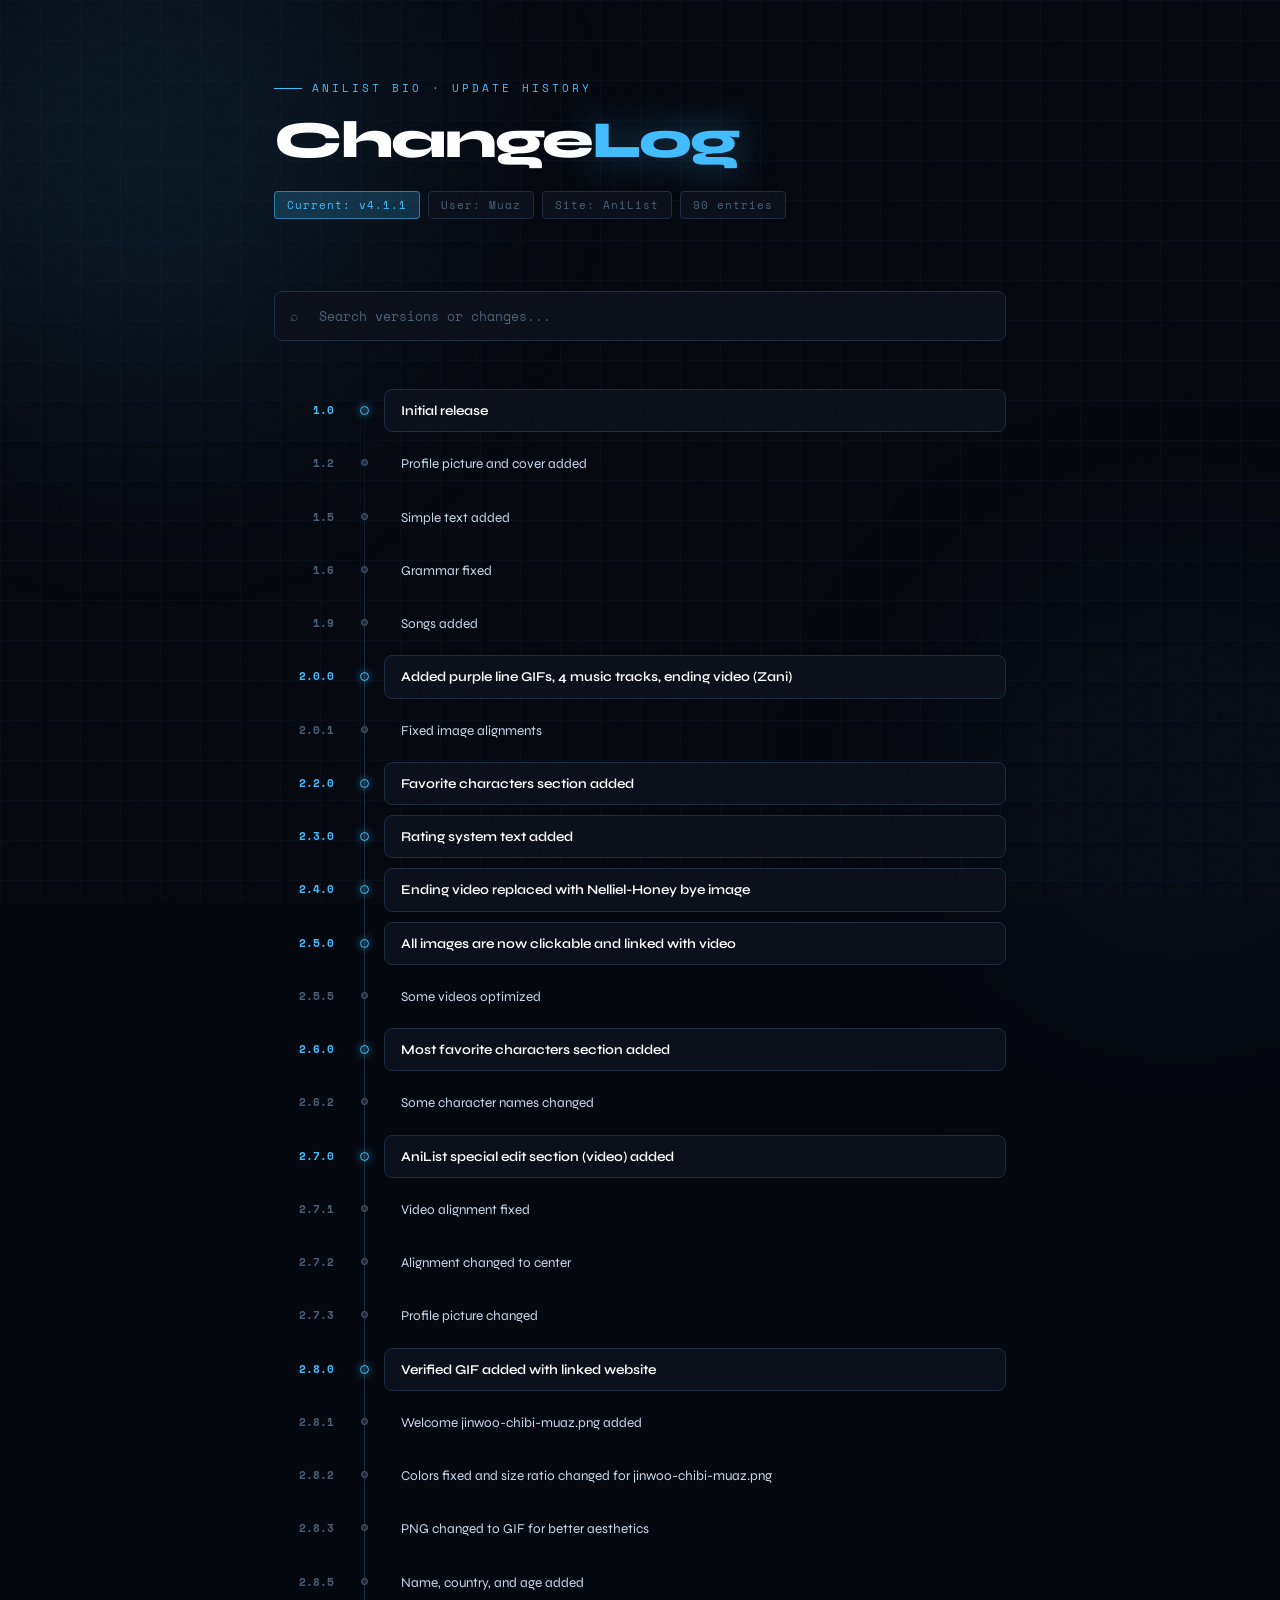
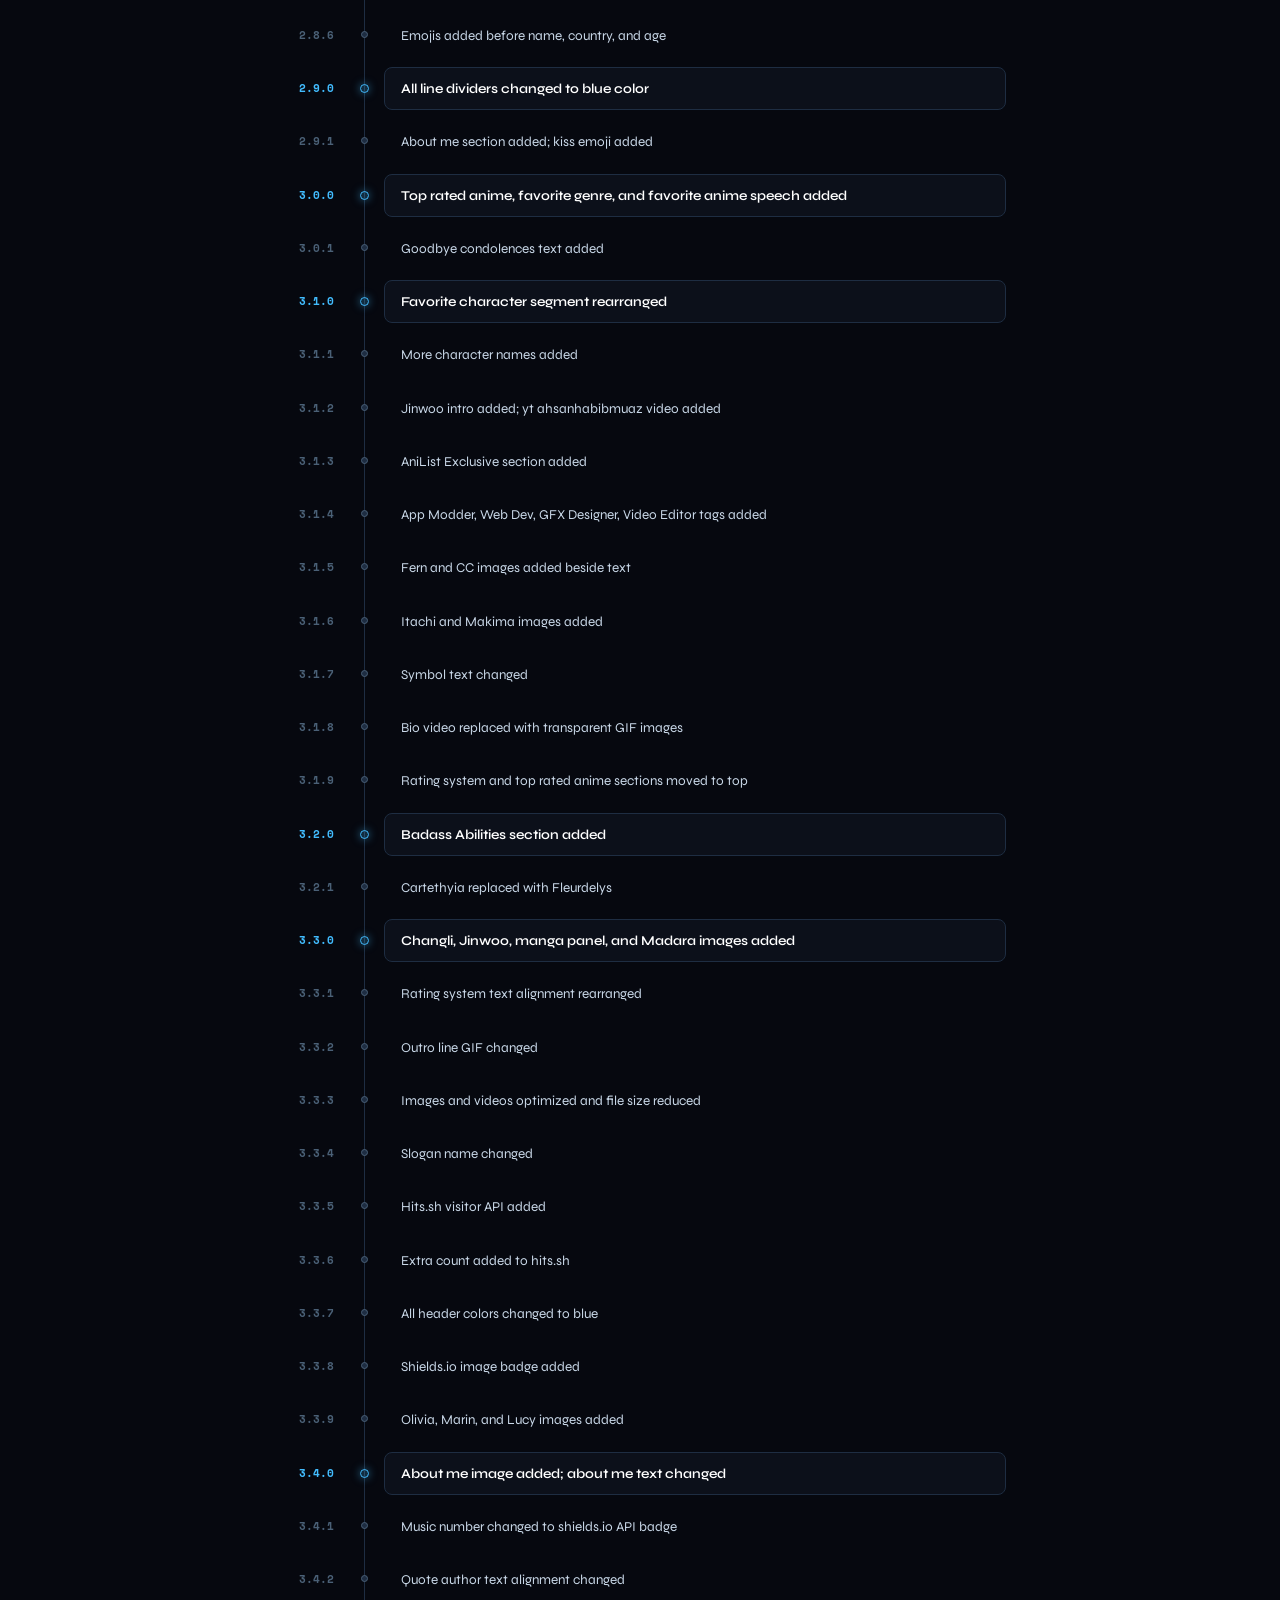
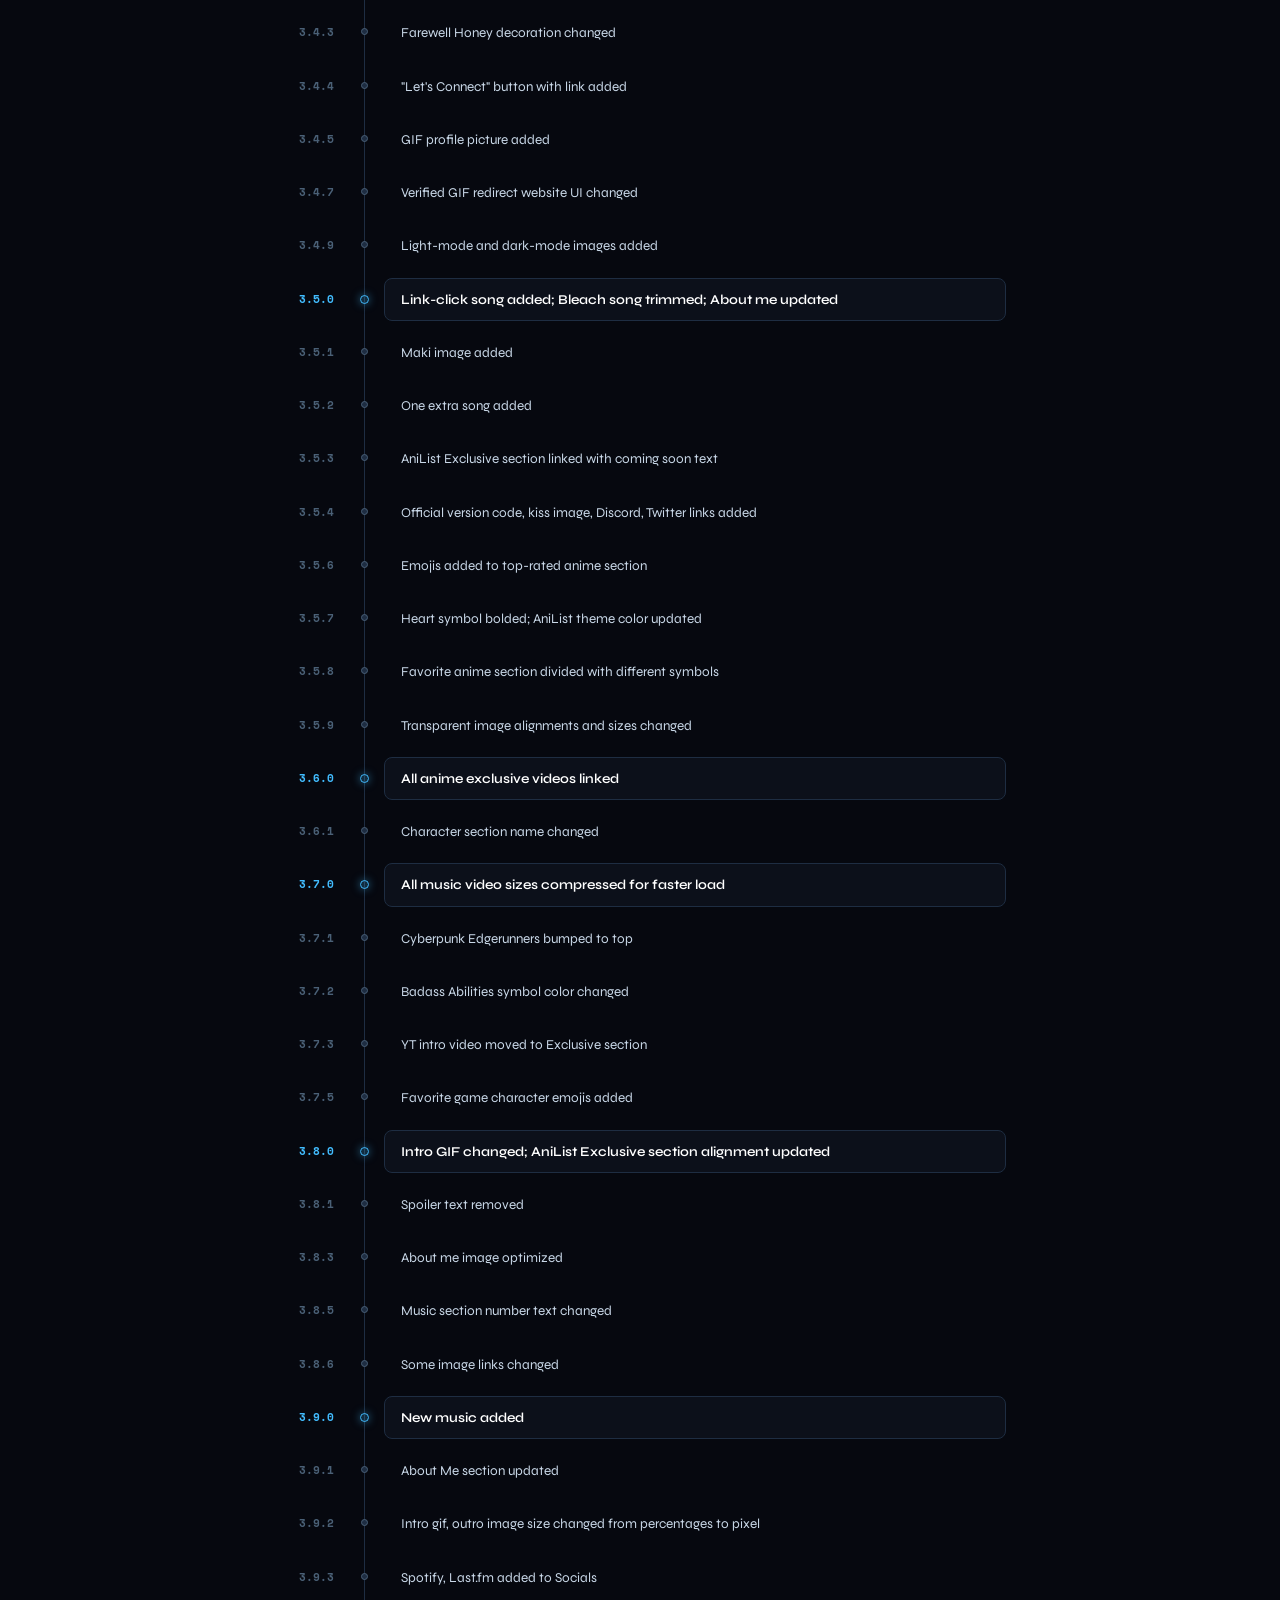
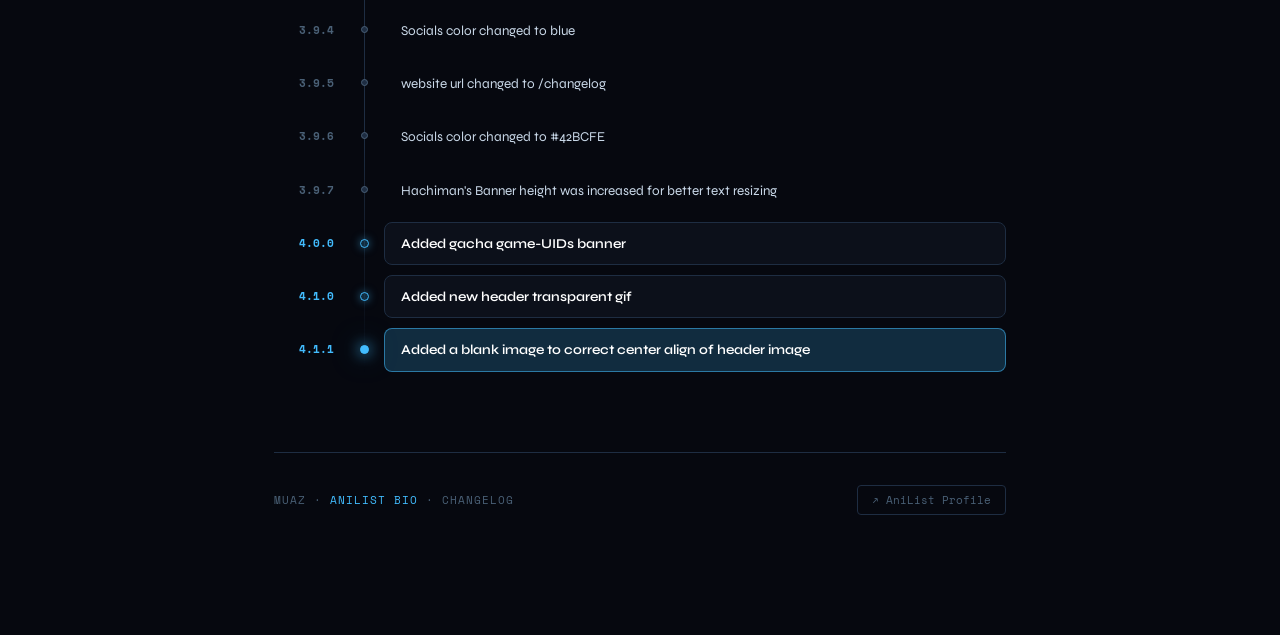
<file: changelog/index.html>
<!DOCTYPE html>
<html lang="en">
<head>
  <meta charset="UTF-8" />
  <meta name="viewport" content="width=device-width, initial-scale=1.0"/>
  <title>AniList Bio — Change Log | Muaz</title>
  <link rel="preconnect" href="https://fonts.googleapis.com"/>
  <link href="https://fonts.googleapis.com/css2?family=Space+Mono:wght@400;700&family=Syne:wght@400;600;700;800&display=swap" rel="stylesheet"/>
  
  <style>
    :root {
      --blue: #42BCFE;
      --blue-dim: #42bcfe33;
      --blue-mid: #42bcfe88;
      --bg: #06080f;
      --surface: #0c101a;
      --surface2: #111827;
      --border: #1e2d42;
      --text: #c9d8e8;
      --muted: #4a6076;
      --mono: 'Space Mono', monospace;
      --sans: 'Syne', sans-serif;
    }

    *, *::before, *::after { box-sizing: border-box; margin: 0; padding: 0; }

    html { scroll-behavior: smooth; }

    body {
      background: var(--bg);
      color: var(--text);
      font-family: var(--sans);
      min-height: 100vh;
      overflow-x: hidden;
    }

    body::before {
      content: '';
      position: fixed;
      inset: 0;
      background-image: url("data:image/svg+xml,%3Csvg viewBox='0 0 200 200' xmlns='http://www.w3.org/2000/svg'%3E%3Cfilter id='n'%3E%3CfeTurbulence type='fractalNoise' baseFrequency='0.9' numOctaves='4' stitchTiles='stitch'/%3E%3C/filter%3E%3Crect width='100%25' height='100%25' filter='url(%23n)' opacity='0.04'/%3E%3C/svg%3E");
      pointer-events: none;
      z-index: 999;
      opacity: 0.4;
    }

    body::after {
      content: '';
      position: fixed;
      inset: 0;
      background-image:
        linear-gradient(var(--border) 1px, transparent 1px),
        linear-gradient(90deg, var(--border) 1px, transparent 1px);
      background-size: 40px 40px;
      opacity: 0.18;
      pointer-events: none;
      z-index: 0;
    }

    .blob {
      position: fixed;
      border-radius: 50%;
      filter: blur(120px);
      pointer-events: none;
      z-index: 0;
    }
    .blob-1 { width: 500px; height: 500px; background: #42bcfe18; top: -100px; left: -100px; }
    .blob-2 { width: 400px; height: 400px; background: #0f4a7218; bottom: -100px; right: -100px; }

    .wrapper {
      position: relative;
      z-index: 1;
      max-width: 780px;
      margin: 0 auto;
      padding: 80px 24px 120px;
    }

    header {
      margin-bottom: 72px;
      animation: fadeUp 0.7s ease both;
    }

    .header-tag {
      font-family: var(--mono);
      font-size: 11px;
      color: var(--blue);
      letter-spacing: 3px;
      text-transform: uppercase;
      margin-bottom: 16px;
      display: flex;
      align-items: center;
      gap: 10px;
    }
    .header-tag::before {
      content: '';
      display: inline-block;
      width: 28px;
      height: 1px;
      background: var(--blue);
    }

    h1 {
      font-family: var(--sans);
      font-size: clamp(32px, 6vw, 52px);
      font-weight: 800;
      line-height: 1.1;
      letter-spacing: -1.5px;
      color: #fff;
      margin-bottom: 10px;
    }
    h1 span {
      color: var(--blue);
      text-shadow: 0 0 40px #42bcfe66;
    }

    .header-meta {
      display: flex;
      flex-wrap: wrap;
      gap: 8px;
      margin-top: 22px;
    }

    .meta-pill {
      font-family: var(--mono);
      font-size: 11px;
      padding: 5px 12px;
      border-radius: 4px;
      border: 1px solid var(--border);
      background: var(--surface);
      color: var(--muted);
      letter-spacing: 1px;
    }
    .meta-pill.active {
      border-color: var(--blue-mid);
      color: var(--blue);
      background: var(--blue-dim);
    }

    .search-bar {
      position: relative;
      margin-bottom: 48px;
      animation: fadeUp 0.7s 0.1s ease both;
    }
    .search-bar input {
      width: 100%;
      padding: 14px 18px 14px 44px;
      background: var(--surface);
      border: 1px solid var(--border);
      border-radius: 8px;
      color: var(--text);
      font-family: var(--mono);
      font-size: 13px;
      outline: none;
      transition: border-color 0.2s, box-shadow 0.2s;
    }
    .search-bar input:focus {
      border-color: var(--blue-mid);
      box-shadow: 0 0 0 3px var(--blue-dim);
    }
    .search-bar input::placeholder { color: var(--muted); }
    .search-icon {
      position: absolute;
      left: 16px;
      top: 50%;
      transform: translateY(-50%);
      color: var(--muted);
      font-size: 14px;
    }

    .timeline {
      position: relative;
    }
    .timeline::before {
      content: '';
      position: absolute;
      left: 90px;
      top: 0;
      bottom: 0;
      width: 1px;
      background: linear-gradient(to bottom, transparent, var(--border) 5%, var(--border) 95%, transparent);
    }

    .entry {
      display: flex;
      gap: 0;
      margin-bottom: 10px;
      animation: fadeUp 0.5s ease both;
      opacity: 0;
    }
    .entry.visible { opacity: 1; }

    .entry-version {
      font-family: var(--mono);
      font-size: 11px;
      font-weight: 700;
      color: var(--muted);
      min-width: 80px;
      padding-top: 13px;
      text-align: right;
      padding-right: 20px;
      transition: color 0.2s;
      flex-shrink: 0;
    }

    .entry-dot {
      position: relative;
      flex-shrink: 0;
      width: 20px;
      display: flex;
      flex-direction: column;
      align-items: center;
      padding-top: 17px;
    }
    .entry-dot::before {
      content: '';
      width: 7px;
      height: 7px;
      border-radius: 50%;
      background: var(--border);
      border: 1px solid var(--muted);
      flex-shrink: 0;
      transition: background 0.2s, box-shadow 0.2s, border-color 0.2s;
    }

    .entry-body {
      flex: 1;
      padding: 10px 14px 10px 16px;
      border-radius: 8px;
      border: 1px solid transparent;
      background: transparent;
      transition: background 0.2s, border-color 0.2s;
      cursor: default;
      margin-left: 10px;
    }

    .entry:hover .entry-version { color: var(--blue); }
    .entry:hover .entry-dot::before {
      background: var(--blue);
      border-color: var(--blue);
      box-shadow: 0 0 10px var(--blue);
    }
    .entry:hover .entry-body {
      background: var(--surface);
      border-color: var(--border);
    }

    .entry-text {
      font-size: 13.5px;
      color: var(--text);
      line-height: 1.5;
    }

    .entry.major .entry-version { color: var(--blue); }
    .entry.major .entry-dot::before {
      width: 9px;
      height: 9px;
      background: var(--blue-dim);
      border-color: var(--blue);
      box-shadow: 0 0 8px var(--blue-mid);
    }
    .entry.major .entry-body {
      background: var(--surface);
      border-color: var(--border);
    }
    .entry.major .entry-text { color: #fff; font-weight: 600; }

    /* Latest entry highlight */
    .entry.latest .entry-dot::before {
      width: 9px;
      height: 9px;
      background: var(--blue);
      border-color: var(--blue);
      box-shadow: 0 0 14px var(--blue), 0 0 28px var(--blue-mid);
      animation: pulse 2s ease-in-out infinite;
    }
    .entry.latest .entry-version { color: var(--blue); }
    .entry.latest .entry-body {
      background: var(--blue-dim);
      border-color: var(--blue-mid);
    }
    .entry.latest .entry-text { color: #fff; font-weight: 600; }

    @keyframes pulse {
      0%, 100% { box-shadow: 0 0 14px var(--blue), 0 0 28px var(--blue-mid); }
      50% { box-shadow: 0 0 20px var(--blue), 0 0 40px var(--blue-mid); }
    }

    mark {
      background: #42bcfe33;
      color: var(--blue);
      border-radius: 3px;
      padding: 0 2px;
    }

    .no-results {
      text-align: center;
      padding: 60px 0;
      color: var(--muted);
      font-family: var(--mono);
      font-size: 13px;
      display: none;
    }

    footer {
      margin-top: 80px;
      padding-top: 32px;
      border-top: 1px solid var(--border);
      display: flex;
      justify-content: space-between;
      align-items: center;
      flex-wrap: wrap;
      gap: 12px;
      animation: fadeUp 0.7s 0.2s ease both;
    }
    .footer-brand {
      font-family: var(--mono);
      font-size: 11px;
      color: var(--muted);
      letter-spacing: 1px;
    }
    .footer-brand span { color: var(--blue); }
    .footer-link {
      font-family: var(--mono);
      font-size: 11px;
      color: var(--muted);
      text-decoration: none;
      border: 1px solid var(--border);
      padding: 6px 14px;
      border-radius: 4px;
      transition: color 0.2s, border-color 0.2s;
    }
    .footer-link:hover { color: var(--blue); border-color: var(--blue-mid); }

    @keyframes fadeUp {
      from { opacity: 0; transform: translateY(16px); }
      to   { opacity: 1; transform: translateY(0); }
    }

    ::-webkit-scrollbar { width: 6px; }
    ::-webkit-scrollbar-track { background: var(--bg); }
    ::-webkit-scrollbar-thumb { background: var(--border); border-radius: 3px; }
    ::-webkit-scrollbar-thumb:hover { background: var(--blue-mid); }

    @media (max-width: 520px) {
      .timeline::before { left: 70px; }
      .entry-version { min-width: 60px; font-size: 10px; }
    }
  </style>

</head>
<body>
  <div class="blob blob-1"></div>
  <div class="blob blob-2"></div>

  <div class="wrapper">
    <header>
      <p class="header-tag">AniList Bio · Update History</p>
      <h1>Change<span>Log</span></h1>
      <div class="header-meta">
        <span class="meta-pill active" id="current-version">Current: —</span>
        <span class="meta-pill">User: Muaz</span>
        <span class="meta-pill">Site: AniList</span>
        <span class="meta-pill" id="entry-count">— entries</span>
      </div>
    </header>

    <div class="search-bar">
      <span class="search-icon">⌕</span>
      <input type="text" id="search" placeholder="Search versions or changes..." autocomplete="off" spellcheck="false"/>
    </div>

    <div class="timeline" id="timeline"></div>
    <p class="no-results" id="no-results">No matching entries found.</p>

    <footer>
      <p class="footer-brand">MUAZ · <span>ANILIST BIO</span> · CHANGELOG</p>
      <a class="footer-link" href="https://anilist.co/user/muaz" target="_blank">↗ AniList Profile</a>
    </footer>
  </div>

  <script>
    const entries = [
      { v: "1.0",   text: "Initial release" },
      { v: "1.2",   text: "Profile picture and cover added" },
      { v: "1.5",   text: "Simple text added" },
      { v: "1.6",   text: "Grammar fixed" },
      { v: "1.9",   text: "Songs added" },
      { v: "2.0.0", text: "Added purple line GIFs, 4 music tracks, ending video (Zani)" },
      { v: "2.0.1", text: "Fixed image alignments" },
      { v: "2.2.0", text: "Favorite characters section added" },
      { v: "2.3.0", text: "Rating system text added" },
      { v: "2.4.0", text: "Ending video replaced with Nelliel-Honey bye image" },
      { v: "2.5.0", text: "All images are now clickable and linked with video" },
      { v: "2.5.5", text: "Some videos optimized" },
      { v: "2.6.0", text: "Most favorite characters section added" },
      { v: "2.6.2", text: "Some character names changed" },
      { v: "2.7.0", text: "AniList special edit section (video) added" },
      { v: "2.7.1", text: "Video alignment fixed" },
      { v: "2.7.2", text: "Alignment changed to center" },
      { v: "2.7.3", text: "Profile picture changed" },
      { v: "2.8.0", text: "Verified GIF added with linked website" },
      { v: "2.8.1", text: "Welcome jinwoo-chibi-muaz.png added" },
      { v: "2.8.2", text: "Colors fixed and size ratio changed for jinwoo-chibi-muaz.png" },
      { v: "2.8.3", text: "PNG changed to GIF for better aesthetics" },
      { v: "2.8.5", text: "Name, country, and age added" },
      { v: "2.8.6", text: "Emojis added before name, country, and age" },
      { v: "2.9.0", text: "All line dividers changed to blue color" },
      { v: "2.9.1", text: "About me section added; kiss emoji added" },
      { v: "3.0.0", text: "Top rated anime, favorite genre, and favorite anime speech added" },
      { v: "3.0.1", text: "Goodbye condolences text added" },
      { v: "3.1.0", text: "Favorite character segment rearranged" },
      { v: "3.1.1", text: "More character names added" },
      { v: "3.1.2", text: "Jinwoo intro added; yt ahsanhabibmuaz video added" },
      { v: "3.1.3", text: "AniList Exclusive section added" },
      { v: "3.1.4", text: "App Modder, Web Dev, GFX Designer, Video Editor tags added" },
      { v: "3.1.5", text: "Fern and CC images added beside text" },
      { v: "3.1.6", text: "Itachi and Makima images added" },
      { v: "3.1.7", text: "Symbol text changed" },
      { v: "3.1.8", text: "Bio video replaced with transparent GIF images" },
      { v: "3.1.9", text: "Rating system and top rated anime sections moved to top" },
      { v: "3.2.0", text: "Badass Abilities section added" },
      { v: "3.2.1", text: "Cartethyia replaced with Fleurdelys" },
      { v: "3.3.0", text: "Changli, Jinwoo, manga panel, and Madara images added" },
      { v: "3.3.1", text: "Rating system text alignment rearranged" },
      { v: "3.3.2", text: "Outro line GIF changed" },
      { v: "3.3.3", text: "Images and videos optimized and file size reduced" },
      { v: "3.3.4", text: "Slogan name changed" },
      { v: "3.3.5", text: "Hits.sh visitor API added" },
      { v: "3.3.6", text: "Extra count added to hits.sh" },
      { v: "3.3.7", text: "All header colors changed to blue" },
      { v: "3.3.8", text: "Shields.io image badge added" },
      { v: "3.3.9", text: "Olivia, Marin, and Lucy images added" },
      { v: "3.4.0", text: "About me image added; about me text changed" },
      { v: "3.4.1", text: "Music number changed to shields.io API badge" },
      { v: "3.4.2", text: "Quote author text alignment changed" },
      { v: "3.4.3", text: "Farewell Honey decoration changed" },
      { v: "3.4.4", text: "\"Let's Connect\" button with link added" },
      { v: "3.4.5", text: "GIF profile picture added" },
      { v: "3.4.7", text: "Verified GIF redirect website UI changed" },
      { v: "3.4.9", text: "Light-mode and dark-mode images added" },
      { v: "3.5.0", text: "Link-click song added; Bleach song trimmed; About me updated" },
      { v: "3.5.1", text: "Maki image added" },
      { v: "3.5.2", text: "One extra song added" },
      { v: "3.5.3", text: "AniList Exclusive section linked with coming soon text" },
      { v: "3.5.4", text: "Official version code, kiss image, Discord, Twitter links added" },
      { v: "3.5.6", text: "Emojis added to top-rated anime section" },
      { v: "3.5.7", text: "Heart symbol bolded; AniList theme color updated" },
      { v: "3.5.8", text: "Favorite anime section divided with different symbols" },
      { v: "3.5.9", text: "Transparent image alignments and sizes changed" },
      { v: "3.6.0", text: "All anime exclusive videos linked" },
      { v: "3.6.1", text: "Character section name changed" },
      { v: "3.7.0", text: "All music video sizes compressed for faster load" },
      { v: "3.7.1", text: "Cyberpunk Edgerunners bumped to top" },
      { v: "3.7.2", text: "Badass Abilities symbol color changed" },
      { v: "3.7.3", text: "YT intro video moved to Exclusive section" },
      { v: "3.7.5", text: "Favorite game character emojis added" },
      { v: "3.8.0", text: "Intro GIF changed; AniList Exclusive section alignment updated" },
      { v: "3.8.1", text: "Spoiler text removed" },
      { v: "3.8.3", text: "About me image optimized" },
      { v: "3.8.5", text: "Music section number text changed" },
      { v: "3.8.6", text: "Some image links changed" },
      { v: "3.9.0", text: "New music added" },
      { v: "3.9.1", text: "About Me section updated" },
      { v: "3.9.2", text: "Intro gif, outro image size changed from percentages to pixel" },
      { v: "3.9.3", text: "Spotify, Last.fm added to Socials" },
      { v: "3.9.4", text: "Socials color changed to blue" },
      { v: "3.9.5", text: "website url changed to /changelog" },
      { v: "3.9.6", text: "Socials color changed to #42BCFE" },
      { v: "3.9.7", text: "Hachiman's Banner height was increased for better text resizing" },
      { v: "4.0.0", text: "Added gacha game-UIDs banner" },
      { v: "4.1.0", text: "Added new header transparent gif" },
      { v: "4.1.1", text: "Added a blank image to correct center align of header image" },
    ];

    const isMajor = v => /^\d+\.\d+\.0$/.test(v) || /^\d+\.0$/.test(v);

    const timeline = document.getElementById('timeline');
    const searchInput = document.getElementById('search');
    const noResults = document.getElementById('no-results');
    const entryCount = document.getElementById('entry-count');
    const currentVersionPill = document.getElementById('current-version');

    // Dynamically set current version from last entry
    const latestVersion = entries[entries.length - 1].v;
    currentVersionPill.textContent = `Current: v${latestVersion}`;
    entryCount.textContent = `${entries.length} entries`;

    function escapeHTML(str) {
      return str.replace(/[&<>"']/g, c => ({'&':'&amp;','<':'&lt;','>':'&gt;','"':'&quot;',"'":'&#39;'}[c]));
    }

    function highlight(text, query) {
      if (!query) return escapeHTML(text);
      const escaped = query.replace(/[.*+?^${}()|[\]\\]/g, '\\$&');
      return escapeHTML(text).replace(new RegExp(`(${escaped})`, 'gi'), '<mark>$1</mark>');
    }

    function render(query = '') {
      const q = query.trim().toLowerCase();
      const filtered = entries.filter(e =>
        !q || e.v.includes(q) || e.text.toLowerCase().includes(q)
      );

      timeline.innerHTML = '';
      noResults.style.display = filtered.length === 0 ? 'block' : 'none';

      filtered.forEach((e, i) => {
        const major = isMajor(e.v);
        const isLatest = !q && e.v === latestVersion;
        const div = document.createElement('div');
        div.className = `entry${major ? ' major' : ''}${isLatest ? ' latest' : ''}`;
        div.style.animationDelay = `${Math.min(i * 30, 600)}ms`;
        div.innerHTML = `
          <div class="entry-version">${highlight(e.v, q)}</div>
          <div class="entry-dot"></div>
          <div class="entry-body">
            <span class="entry-text">${highlight(e.text, q)}</span>
          </div>
        `;
        timeline.appendChild(div);
        requestAnimationFrame(() => div.classList.add('visible'));
      });
    }

    searchInput.addEventListener('input', () => render(searchInput.value));
    render();
  </script>

</body>
</html>
</file>
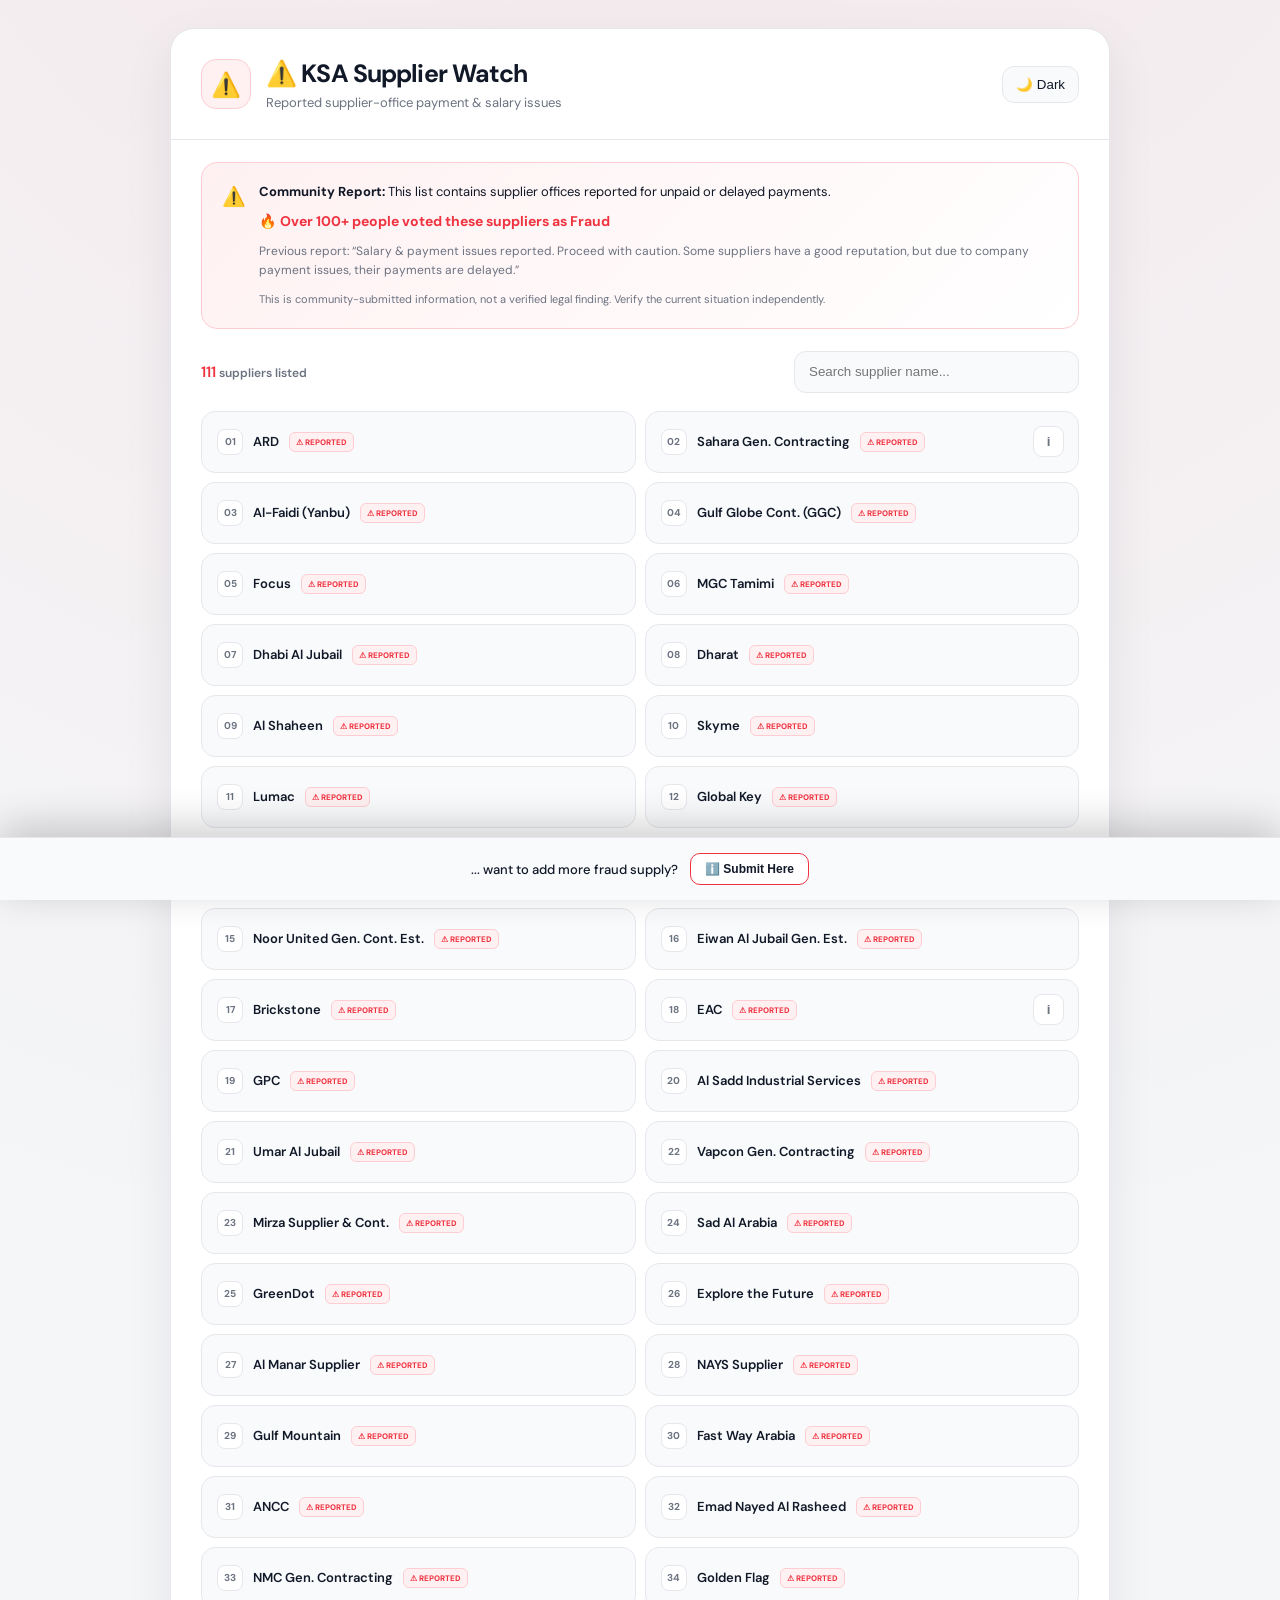
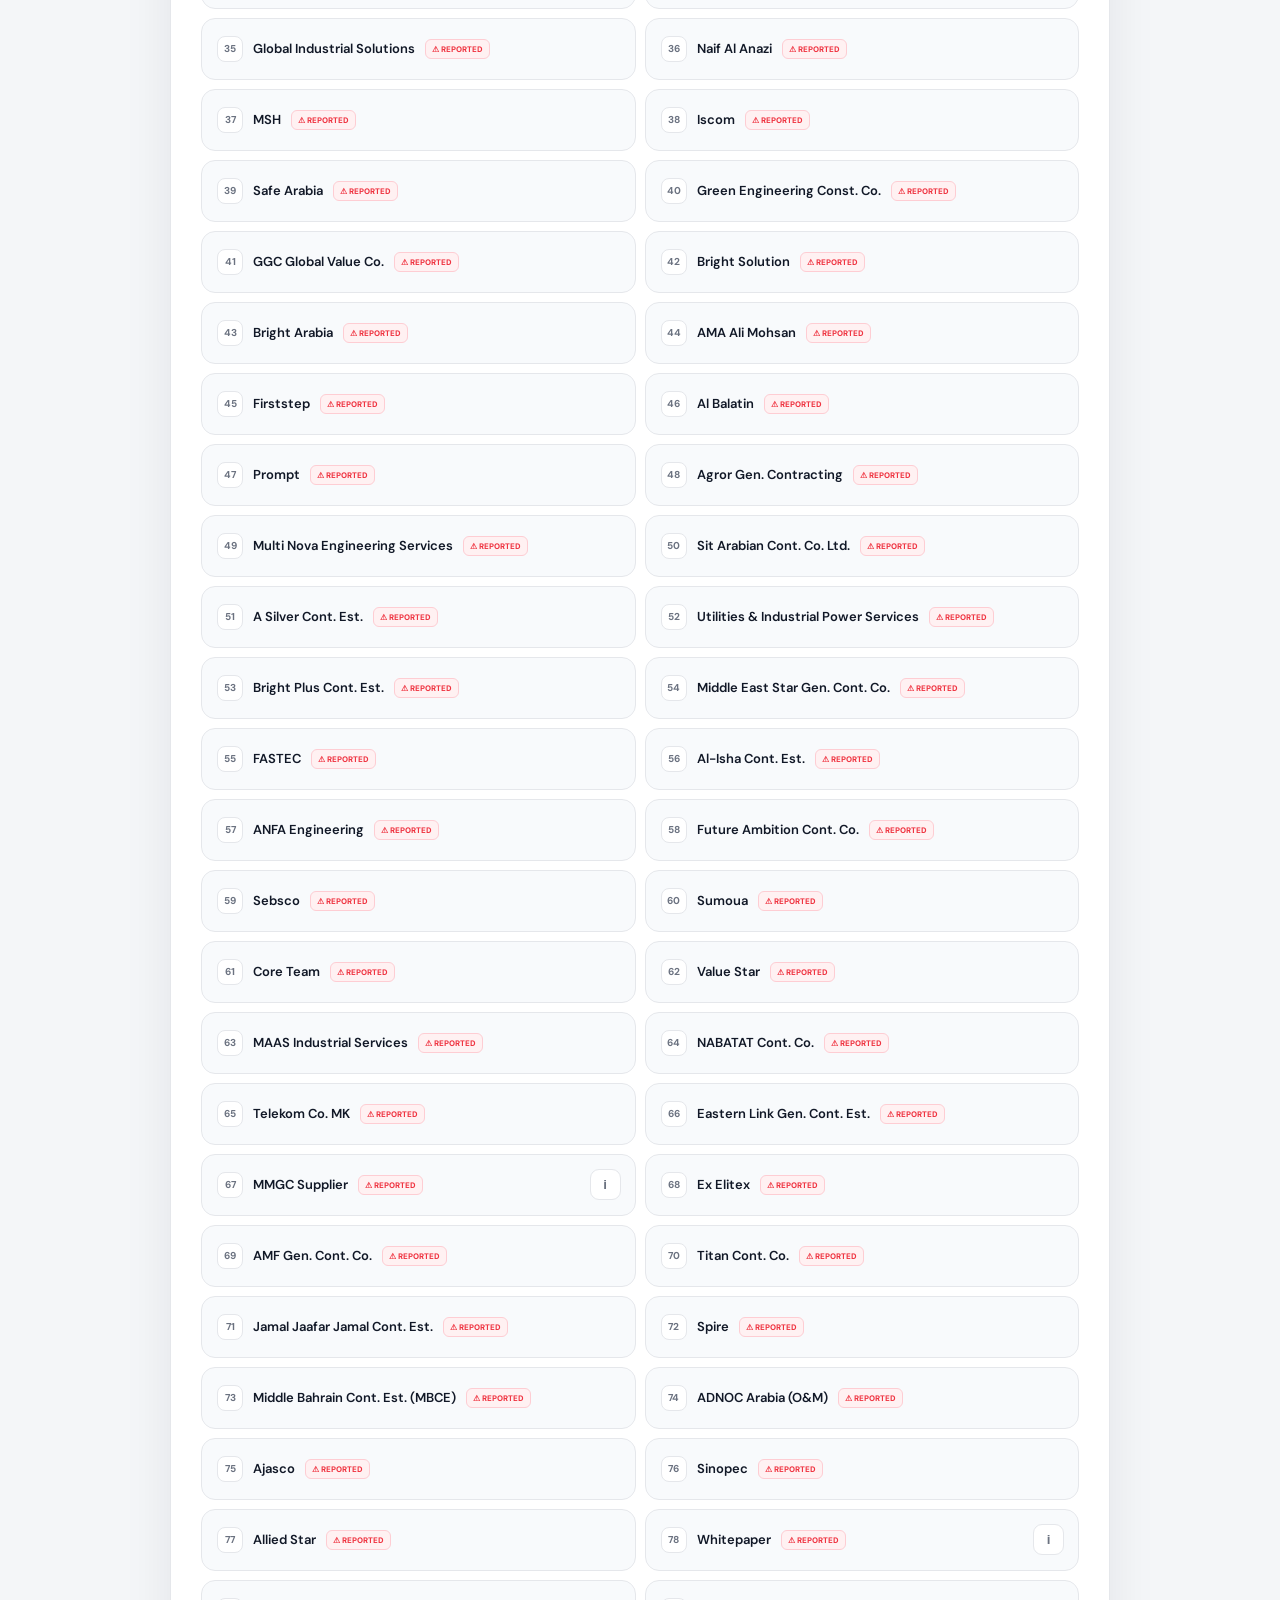
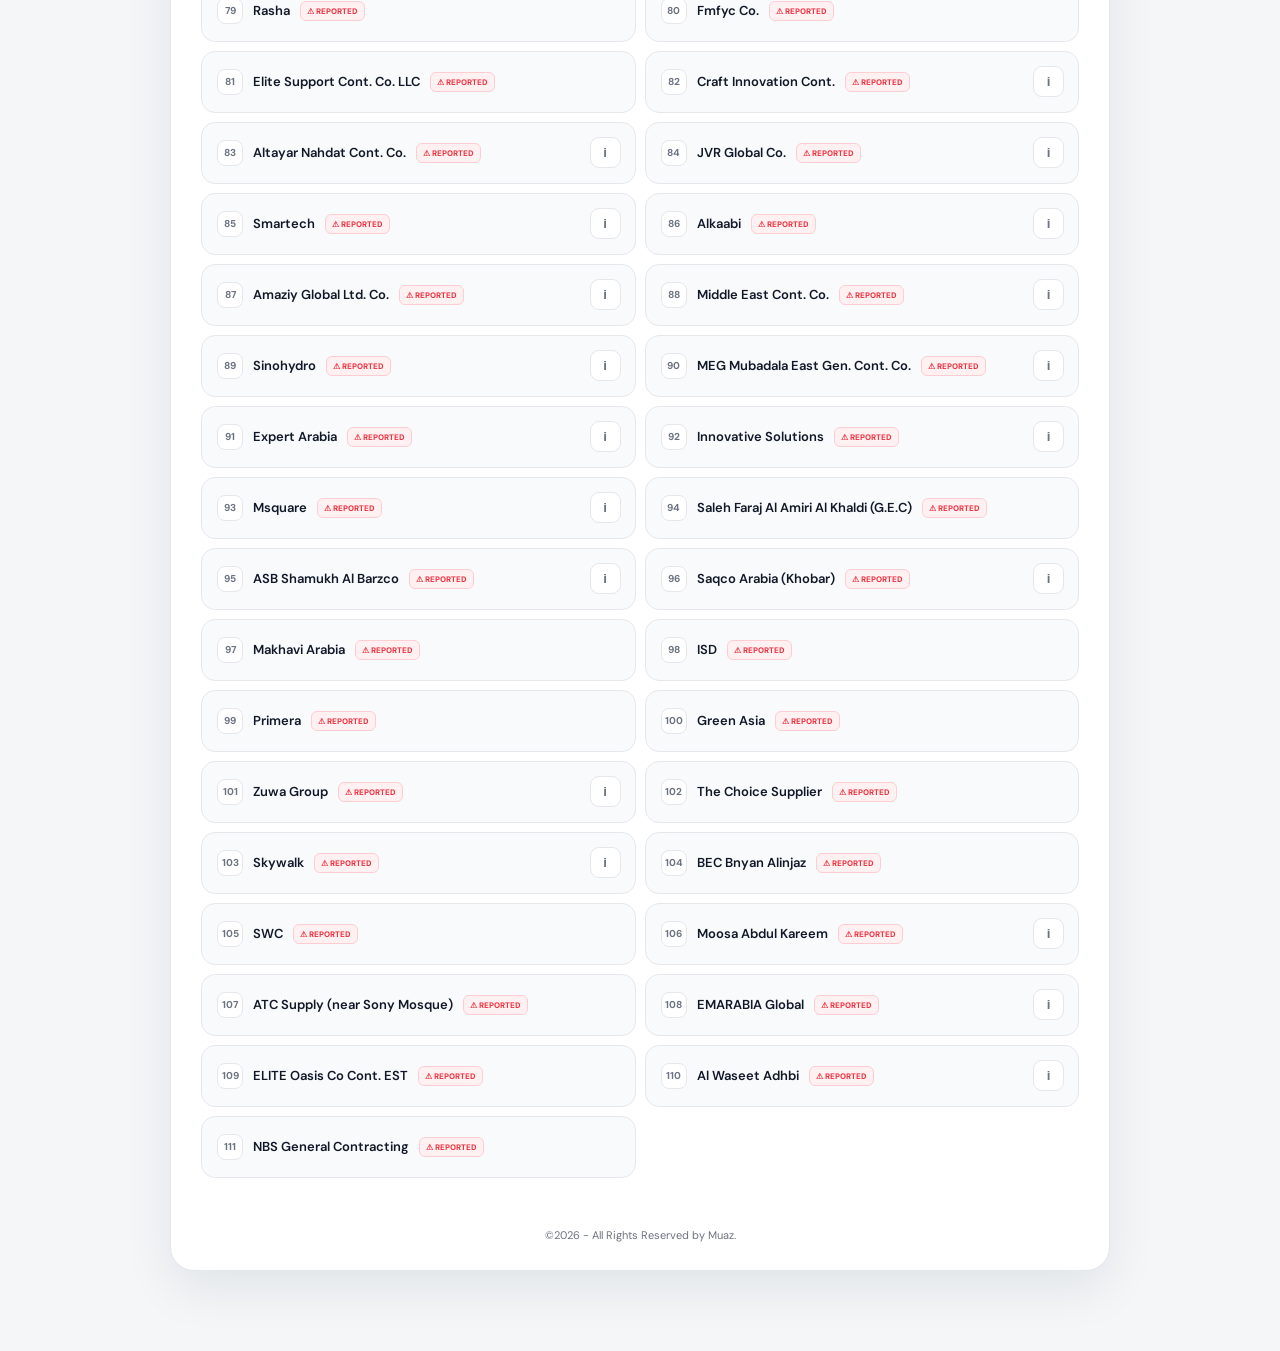
<file: fraud-suppliers/index.html>
<!doctype html>
<html lang="en" data-theme="light">
<head>
<meta charset="utf-8">
<meta name="viewport" content="width=device-width, initial-scale=1">
<title>KSA Supplier Watch</title>
<meta name="description" content="Community-reported KSA supplier payment and employment issue listing.">
<link rel="stylesheet" href="style.css">
</head>
<body>

<div class="container">
  <header class="header">
    <div class="brand">
      <div class="danger-icon">⚠️</div>
      <div class="title-area">
        <h1>⚠️ KSA Supplier Watch</h1>
        <p>Reported supplier-office payment & salary issues</p>
      </div>
    </div>
    <div class="controls">
      <button class="theme-btn" id="themeToggle" onclick="toggleTheme()">
        <span id="themeIcon">🌙</span> <span id="themeText">Dark</span>
      </button>
    </div>
  </header>

  <div class="notice">
    <span class="notice-icon">⚠️</span>
    <div>
      <strong>Community Report:</strong> This list contains supplier offices reported for unpaid or delayed payments.
      <div class="vote-line">🔥 <b>Over 100+ people voted these suppliers as Fraud</b></div>
      <p class="report-note">Previous report: “Salary & payment issues reported. Proceed with caution. Some suppliers have a good reputation, but due to company payment issues, their payments are delayed.”</p>
      <small>This is community-submitted information, not a verified legal finding. Verify the current situation independently.</small>
    </div>
  </div>

  <section class="toolbar">
    <div class="count-badge"><span id="visibleCount">0</span> suppliers listed</div>
    <div class="search-box">
      <input id="search" type="search" placeholder="Search supplier name..." aria-label="Search suppliers">
    </div>
  </section>

  <main id="list" class="supplier-list"></main>
  
  <div class="modal" id="reportModal" aria-hidden="true" role="dialog" aria-modal="true">
    <div class="modal-backdrop" onclick="closeInfo()"></div>
    <div class="modal-card">
      <button class="modal-close" onclick="closeInfo()" aria-label="Close">×</button>
      <div class="modal-label">⚠ REPORTED INFORMATION</div>
      <h2 id="modalTitle"></h2>
      <div class="modal-report"><strong>Community report</strong><p id="modalInfo"></p></div>
      <p class="modal-footnote">This information is a community report and should be independently verified.</p>
    </div>
  </div>

  <footer>
    <div class="copyright">
      <span id="copyrightText"></span>
    </div>
  </footer>
</div>

<!-- Sticky Downsite Note Bar linking to the new submit folder -->
<div class="sticky-bar">
  <span>... want to add more fraud supply?</span>
  <button class="submit-btn" onclick="window.location.href='submit/index.html'">
    ℹ️ Submit Here
  </button>
</div>

<script>
const suppliers = [
  {"name": "ARD", "info": ""},
  {"name": "Sahara Gen. Contracting", "info": "Payment issues"},
  {"name": "Al-Faidi (Yanbu)", "info": ""},
  {"name": "Gulf Globe Cont. (GGC)", "info": ""},
  {"name": "Focus", "info": ""},
  {"name": "MGC Tamimi", "info": ""},
  {"name": "Dhabi Al Jubail", "info": ""},
  {"name": "Dharat", "info": ""},
  {"name": "Al Shaheen", "info": ""},
  {"name": "Skyme", "info": ""},
  {"name": "Lumac", "info": ""},
  {"name": "Global Key", "info": ""},
  {"name": "TSC Supply", "info": ""},
  {"name": "Gulf Prix", "info": ""},
  {"name": "Noor United Gen. Cont. Est.", "info": ""},
  {"name": "Eiwan Al Jubail Gen. Est.", "info": ""},
  {"name": "Brickstone", "info": ""},
  {"name": "EAC", "info": "New name: Target Future"},
  {"name": "GPC", "info": ""},
  {"name": "Al Sadd Industrial Services", "info": ""},
  {"name": "Umar Al Jubail", "info": ""},
  {"name": "Vapcon Gen. Contracting", "info": ""},
  {"name": "Mirza Supplier & Cont.", "info": ""},
  {"name": "Sad Al Arabia", "info": ""},
  {"name": "GreenDot", "info": ""},
  {"name": "Explore the Future", "info": ""},
  {"name": "Al Manar Supplier", "info": ""},
  {"name": "NAYS Supplier", "info": ""},
  {"name": "Gulf Mountain", "info": ""},
  {"name": "Fast Way Arabia", "info": ""},
  {"name": "ANCC", "info": ""},
  {"name": "Emad Nayed Al Rasheed", "info": ""},
  {"name": "NMC Gen. Contracting", "info": ""},
  {"name": "Golden Flag", "info": ""},
  {"name": "Global Industrial Solutions", "info": ""},
  {"name": "Naif Al Anazi", "info": ""},
  {"name": "MSH", "info": ""},
  {"name": "Iscom", "info": ""},
  {"name": "Safe Arabia", "info": ""},
  {"name": "Green Engineering Const. Co.", "info": ""},
  {"name": "GGC Global Value Co.", "info": ""},
  {"name": "Bright Solution", "info": ""},
  {"name": "Bright Arabia", "info": ""},
  {"name": "AMA Ali Mohsan", "info": ""},
  {"name": "Firststep", "info": ""},
  {"name": "Al Balatin", "info": ""},
  {"name": "Prompt", "info": ""},
  {"name": "Agror Gen. Contracting", "info": ""},
  {"name": "Multi Nova Engineering Services", "info": ""},
  {"name": "Sit Arabian Cont. Co. Ltd.", "info": ""},
  {"name": "A Silver Cont. Est.", "info": ""},
  {"name": "Utilities & Industrial Power Services", "info": ""},
  {"name": "Bright Plus Cont. Est.", "info": ""},
  {"name": "Middle East Star Gen. Cont. Co.", "info": ""},
  {"name": "FASTEC", "info": ""},
  {"name": "Al-Isha Cont. Est.", "info": ""},
  {"name": "ANFA Engineering", "info": ""},
  {"name": "Future Ambition Cont. Co.", "info": ""},
  {"name": "Sebsco", "info": ""},
  {"name": "Sumoua", "info": ""},
  {"name": "Core Team", "info": ""},
  {"name": "Value Star", "info": ""},
  {"name": "MAAS Industrial Services", "info": ""},
  {"name": "NABATAT Cont. Co.", "info": ""},
  {"name": "Telekom Co. MK", "info": ""},
  {"name": "Eastern Link Gen. Cont. Est.", "info": ""},
  {"name": "MMGC Supplier", "info": "Unpaid: 4 months"},
  {"name": "Ex Elitex", "info": ""},
  {"name": "AMF Gen. Cont. Co.", "info": ""},
  {"name": "Titan Cont. Co.", "info": ""},
  {"name": "Jamal Jaafar Jamal Cont. Est.", "info": ""},
  {"name": "Spire", "info": ""},
  {"name": "Middle Bahrain Cont. Est. (MBCE)", "info": ""},
  {"name": "ADNOC Arabia (O&M)", "info": ""},
  {"name": "Ajasco", "info": ""},
  {"name": "Sinopec", "info": ""},
  {"name": "Allied Star", "info": ""},
  {"name": "Whitepaper", "info": "Unpaid: 3 months"},
  {"name": "Rasha", "info": ""},
  {"name": "Fmfyc Co.", "info": ""},
  {"name": "Elite Support Cont. Co. LLC", "info": ""},
  {"name": "Craft Innovation Cont.", "info": "Unpaid: 10 months"},
  {"name": "Altayar Nahdat Cont. Co.", "info": "Unpaid: 4 months"},
  {"name": "JVR Global Co.", "info": "Fraud reported"},
  {"name": "Smartech", "info": "Payment issues"},
  {"name": "Alkaabi", "info": "Unpaid: 10 months"},
  {"name": "Amaziy Global Ltd. Co.", "info": "Salary issues"},
  {"name": "Middle East Cont. Co.", "info": "Unpaid: 8 months"},
  {"name": "Sinohydro", "info": "Salary issues"},
  {"name": "MEG Mubadala East Gen. Cont. Co.", "info": "Salary issues"},
  {"name": "Expert Arabia", "info": "Unpaid: 6 months"},
  {"name": "Innovative Solutions", "info": "Salary issues"},
  {"name": "Msquare", "info": "Unpaid: 8 months"},
  {"name": "Saleh Faraj Al Amiri Al Khaldi (G.E.C)", "info": ""},
  {"name": "ASB Shamukh Al Barzco", "info": "Unpaid: 6 months"},
  {"name": "Saqco Arabia (Khobar)", "info": "Non-payment"},
  {"name": "Makhavi Arabia", "info": ""},
  {"name": "ISD", "info": ""},
  {"name": "Primera", "info": ""},
  {"name": "Green Asia", "info": ""},
  {"name": "Zuwa Group", "info": "Delayed payments"},
  {"name": "The Choice Supplier", "info": ""},
  {"name": "Skywalk", "info": "Good company, but paying late due to company issues."},
  {"name": "BEC Bnyan Alinjaz", "info": ""},
  {"name": "SWC", "info": ""},
  {"name": "Moosa Abdul Kareem", "info": "Good company, but paying late due to company issues."},
  {"name": "ATC Supply (near Sony Mosque)", "info": ""},
  {"name": "EMARABIA Global", "info": "Unpaid: 4 months"},
  {"name": "ELITE Oasis Co Cont. EST", "info": ""},
  {"name": "Al Waseet Adhbi", "info": "Unpaid: 5 months (Anabeeb)"},
  {"name": "NBS General Contracting", "info": ""}
];

const list = document.getElementById('list');
const search = document.getElementById('search');
const count = document.getElementById('visibleCount');

const currentYear = new Date().getFullYear();
document.getElementById('copyrightText').textContent = `©${currentYear} - All Rights Reserved by Muaz.`;

function render(filter='') {
  const q = filter.trim().toLowerCase();
  const rows = suppliers.filter(s => (s.name + ' ' + s.info).toLowerCase().includes(q));
  count.textContent = rows.length;
  
  if (rows.length === 0) {
    list.innerHTML = '<div class="empty-state">No suppliers found matching your query.</div>';
    return;
  }

  list.innerHTML = rows.map((s, idx) => {
    const originalIndex = suppliers.indexOf(s);
    const delay = Math.min(idx * 0.02, 0.3);
    
    return `<article class="supplier-card" style="animation-delay: ${delay}s">
      <div class="supplier-info">
        <span class="supplier-num">${String(originalIndex + 1).padStart(2, '0')}</span>
        <span class="supplier-name">${escapeHtml(s.name)}</span>
        <span class="flag">⚠ REPORTED</span>
      </div>
      ${s.info ? `<button class="info-btn" onclick="showInfo(${originalIndex})" aria-label="View details">i</button>` : ''}
    </article>`;
  }).join('');
}

function showInfo(i) {
  const s = suppliers[i];
  document.getElementById('modalTitle').textContent = s.name;
  document.getElementById('modalInfo').textContent = s.info;
  const modal = document.getElementById('reportModal');
  modal.classList.add('open');
  modal.setAttribute('aria-hidden', 'false');
}
function closeInfo() {
  const modal = document.getElementById('reportModal');
  modal.classList.remove('open');
  modal.setAttribute('aria-hidden', 'true');
}
document.addEventListener('keydown', e => { if (e.key === 'Escape') closeInfo(); });

function escapeHtml(str) {
  return str.replace(/[&<>"']/g, m => ({'&':'&amp;','<':'&lt;','>':'&gt;','"':'&quot;',"'":'&#039;'}[m]));
}

function toggleTheme() {
  const html = document.documentElement;
  const isDark = html.getAttribute('data-theme') === 'dark';
  const newTheme = isDark ? 'light' : 'dark';
  
  document.body.classList.add('theme-animating');
  setTimeout(() => document.body.classList.remove('theme-animating'), 500);

  html.setAttribute('data-theme', newTheme);
  document.getElementById('themeIcon').textContent = isDark ? '🌙' : '☀️';
  document.getElementById('themeText').textContent = isDark ? 'Dark' : 'Light';
  localStorage.setItem('theme', newTheme);
}

(function initTheme() {
  const savedTheme = localStorage.getItem('theme') || 'light';
  document.documentElement.setAttribute('data-theme', savedTheme);
  document.getElementById('themeIcon').textContent = savedTheme === 'dark' ? '☀️' : '🌙';
  document.getElementById('themeText').textContent = savedTheme === 'dark' ? 'Light' : 'Dark';
})();

search.addEventListener('input', e => render(e.target.value));
render();
</script>
</body>
</html>
</file>
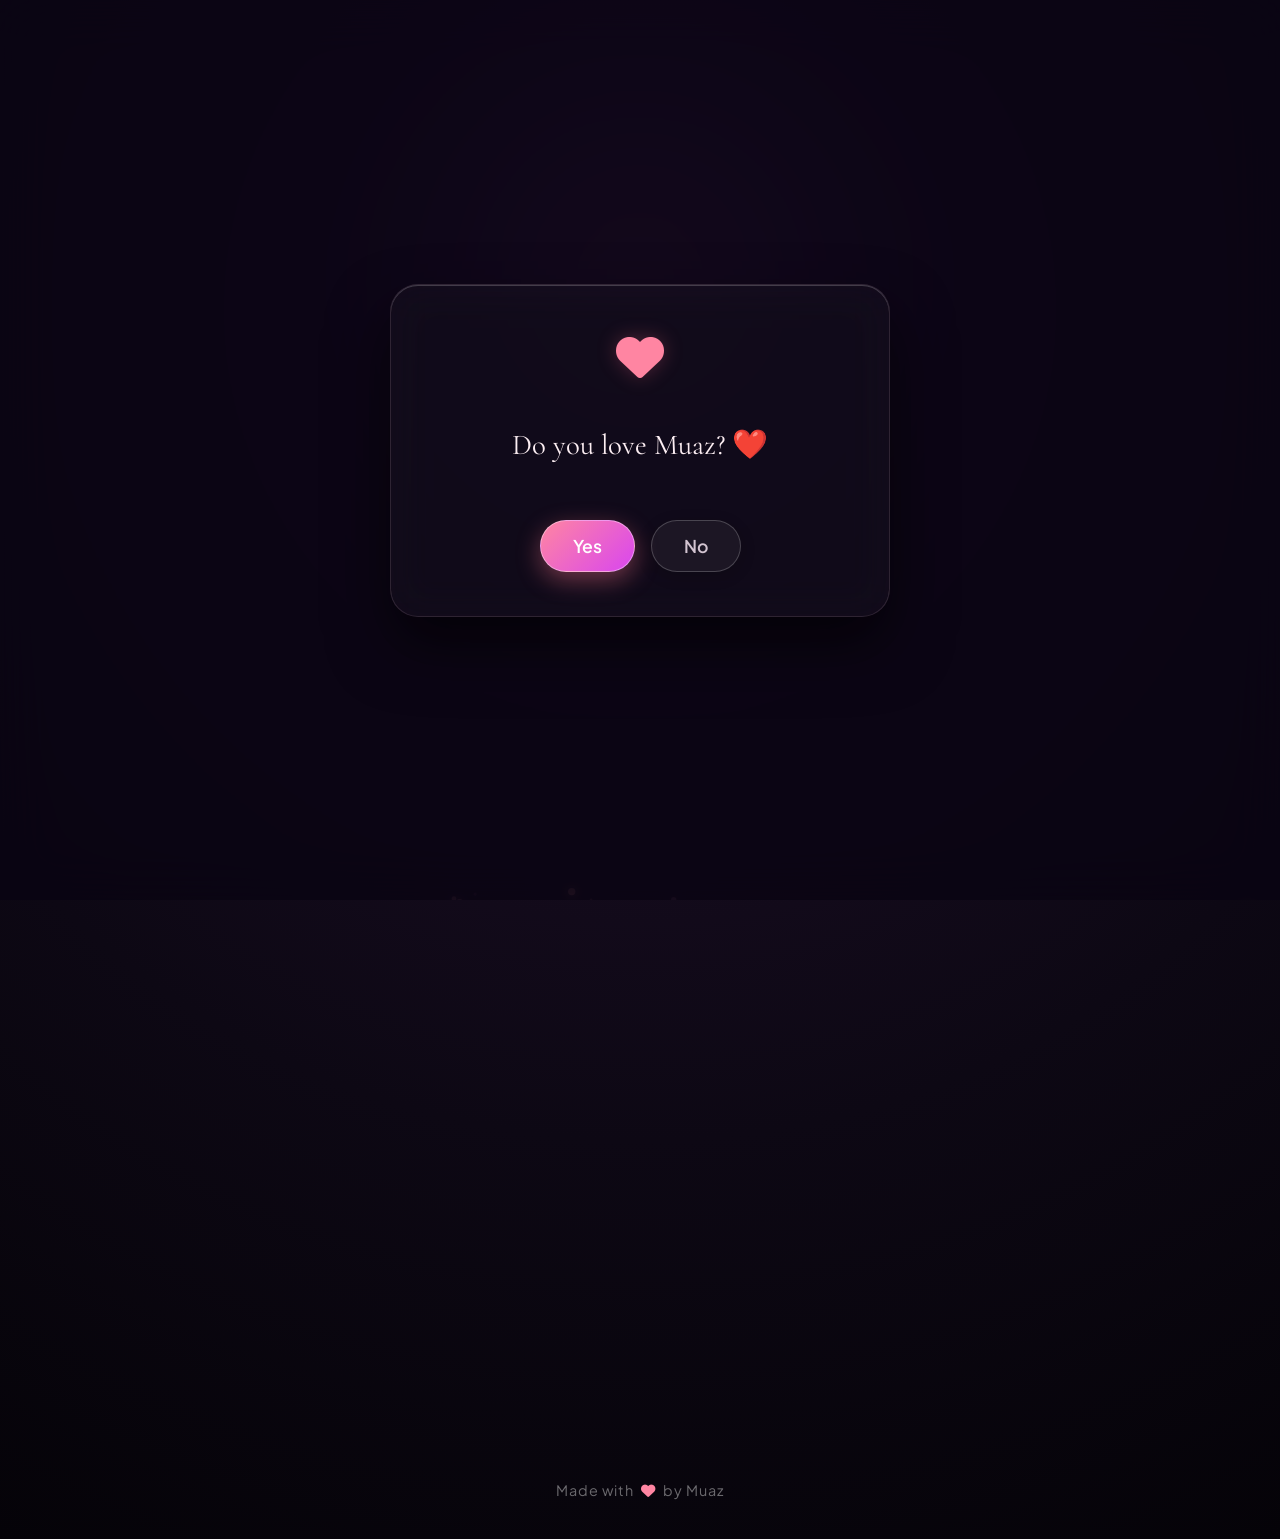
<file: nana/index.html>
<!DOCTYPE html>
<html lang="en">
<head>
    <meta charset="UTF-8">
    <meta name="viewport" content="width=device-width, initial-scale=1.0, viewport-fit=cover">
    <title>For My Dearest Nana ❤️</title>
    <link href="https://fonts.googleapis.com/css2?family=Alex+Brush&family=Cormorant+Garamond:ital,wght@0,400;0,600;1,400&family=Plus+Jakarta+Sans:wght@300;400;500;600&display=swap" rel="stylesheet">
    <link rel="stylesheet" href="https://cdnjs.cloudflare.com/ajax/libs/font-awesome/6.4.0/css/all.min.css">
    <style>
        :root {
            --bg-gradient: radial-gradient(circle at 50% 20%, #20102b 0%, #0d0814 60%, #050308 100%);
            --card-bg: rgba(255, 255, 255, 0.03);
            --card-border: rgba(255, 215, 230, 0.12);
            --accent-rose: #ff85a2;
            --accent-gold: #f7d070;
            --text-main: #fceef3;
            --text-sub: #d3c4d1;
            --glow-color: rgba(255, 117, 140, 0.25);
        }

        /* Hide Browser Scrollbar / Slider Bar Across All Browsers */
        html, body {
            -ms-overflow-style: none; /* IE & Edge */
            scrollbar-width: none; /* Firefox */
        }

        ::-webkit-scrollbar {
            display: none; /* Chrome, Safari, Opera */
            width: 0;
            height: 0;
        }

        * {
            margin: 0;
            padding: 0;
            box-sizing: border-box;
        }

        body {
            background: var(--bg-gradient);
            color: var(--text-main);
            font-family: 'Plus Jakarta Sans', sans-serif;
            min-height: 100vh;
            min-height: 100dvh;
            overflow-x: hidden;
            display: flex;
            flex-direction: column;
            align-items: center;
            justify-content: center;
            padding: 40px 20px;
            position: relative;
        }

        /* Interactive Particle Background */
        #bgCanvas {
            position: fixed;
            top: 0;
            left: 0;
            width: 100%;
            height: 100%;
            pointer-events: none;
            z-index: 1;
        }

        /* Ambient Glow Effect */
        .ambient-glow {
            position: fixed;
            top: 30%;
            left: 50%;
            transform: translate(-50%, -50%);
            width: 600px;
            height: 600px;
            background: radial-gradient(circle, rgba(255, 105, 180, 0.15) 0%, rgba(147, 51, 234, 0.08) 40%, transparent 70%);
            filter: blur(60px);
            pointer-events: none;
            z-index: 1;
            animation: pulseGlow 8s ease-in-out infinite alternate;
        }

        @keyframes pulseGlow {
            0% { transform: translate(-50%, -50%) scale(0.9); opacity: 0.7; }
            100% { transform: translate(-50%, -50%) scale(1.15); opacity: 1; }
        }

        /* Perfectly Centered Blur Overlay Modal for Smart Devices (Accounting for Mobile Address Bars) */
        .modal-overlay {
            position: fixed;
            top: 0;
            left: 0;
            width: 100vw;
            height: 100vh;
            height: 100dvh; /* Dynamic Viewport Height fixes mobile address bar offsets */
            background: rgba(10, 5, 18, 0.78);
            backdrop-filter: blur(25px);
            -webkit-backdrop-filter: blur(25px);
            z-index: 1000;
            display: flex;
            align-items: center;
            justify-content: center;
            padding: 20px;
            opacity: 1;
            transition: opacity 0.8s cubic-bezier(0.16, 1, 0.3, 1), visibility 0.8s;
        }

        .modal-overlay.hidden {
            opacity: 0;
            visibility: hidden;
            pointer-events: none;
        }

        .modal-card {
            max-width: 500px;
            width: 100%;
            background: var(--card-bg);
            border: 1px solid var(--card-border);
            border-radius: 28px;
            padding: 40px 30px;
            text-align: center;
            box-shadow: 0 30px 60px rgba(0, 0, 0, 0.6), inset 0 1px 0 rgba(255, 255, 255, 0.2);
            backdrop-filter: blur(20px);
            -webkit-backdrop-filter: blur(20px);
            margin: auto;
            display: flex;
            flex-direction: column;
            align-items: center;
            justify-content: center;
        }

        .modal-card .heart-icon {
            font-size: 3rem;
            color: var(--accent-rose);
            margin-bottom: 20px;
            animation: heartPulse 1.5s infinite ease-in-out;
            text-shadow: 0 0 20px var(--glow-color);
        }

        @keyframes heartPulse {
            0%, 100% { transform: scale(1); }
            50% { transform: scale(1.18); }
        }

        .modal-question {
            font-family: 'Cormorant Garamond', serif;
            font-size: 1.8rem;
            color: var(--text-main);
            margin-bottom: 30px;
            line-height: 1.4;
            min-height: 80px;
            display: flex;
            align-items: center;
            justify-content: center;
            text-wrap: balance;
            transition: opacity 0.2s ease, transform 0.2s ease;
        }

        .modal-question.fade-swap {
            opacity: 0;
            transform: translateY(-8px);
        }

        /* Center Aligned Modal Button Container */
        .modal-buttons {
            display: flex;
            gap: 16px;
            justify-content: center;
            align-items: center;
            width: 100%;
            min-height: 60px;
            position: relative;
        }

        .btn-modal {
            padding: 14px 32px;
            font-family: 'Plus Jakarta Sans', sans-serif;
            font-size: 1.1rem;
            font-weight: 600;
            border-radius: 100px;
            border: 1px solid rgba(255, 255, 255, 0.2);
            cursor: pointer;
            outline: none;
            transition: transform 0.25s cubic-bezier(0.175, 0.885, 0.32, 1.275), 
                        opacity 0.25s ease, 
                        box-shadow 0.3s ease,
                        background 0.3s ease;
        }

        .btn-yes {
            background: linear-gradient(135deg, var(--accent-rose), #d946ef);
            color: #ffffff;
            box-shadow: 0 8px 25px rgba(255, 117, 140, 0.4);
            border-color: rgba(255, 255, 255, 0.4);
            z-index: 2;
        }

        .btn-yes:hover {
            box-shadow: 0 12px 35px rgba(255, 117, 140, 0.6);
        }

        .btn-no {
            background: rgba(255, 255, 255, 0.05);
            color: var(--text-sub);
            box-shadow: 0 4px 15px rgba(0, 0, 0, 0.2);
            transform-origin: center center;
            z-index: 1;
        }

        .btn-no:hover {
            background: rgba(255, 255, 255, 0.1);
            color: var(--text-main);
        }

        /* Main Container */
        .container {
            max-width: 820px;
            width: 100%;
            padding: 55px 45px;
            position: relative;
            z-index: 10;
            background: var(--card-bg);
            backdrop-filter: blur(20px);
            -webkit-backdrop-filter: blur(20px);
            border-radius: 32px;
            box-shadow: 0 30px 60px rgba(0, 0, 0, 0.4),
                        inset 0 1px 0 rgba(255, 255, 255, 0.15);
            border: 1px solid var(--card-border);
            text-align: center;
            opacity: 0;
            transform: translateY(30px) scale(0.96);
            transition: all 1s cubic-bezier(0.16, 1, 0.3, 1);
        }

        .container.visible {
            opacity: 1;
            transform: translateY(0) scale(1);
        }

        /* Header Styling */
        .header-container {
            margin-bottom: 40px;
            position: relative;
            padding-bottom: 30px;
        }

        .header-container::after {
            content: '';
            position: absolute;
            bottom: 0;
            left: 50%;
            transform: translateX(-50%);
            width: 120px;
            height: 1px;
            background: linear-gradient(90deg, transparent, var(--accent-rose), transparent);
        }

        .heart-badge {
            width: 48px;
            height: 48px;
            margin: 0 auto 20px auto;
            border-radius: 50%;
            background: rgba(255, 133, 162, 0.1);
            border: 1px solid rgba(255, 133, 162, 0.3);
            display: flex;
            align-items: center;
            justify-content: center;
            color: var(--accent-rose);
            font-size: 18px;
            box-shadow: 0 0 20px var(--glow-color);
            animation: badgeFloat 4s ease-in-out infinite alternate;
        }

        @keyframes badgeFloat {
            0% { transform: translateY(0); }
            100% { transform: translateY(-6px); }
        }

        /* Balanced Line Breaks */
        h1, .subtitle, .message-box p, .single-line-text, .signature-title, .signature-sub {
            text-wrap: balance;
            word-break: normal;
            overflow-wrap: break-word;
        }

        h1 {
            font-family: 'Alex Brush', cursive;
            font-size: 4rem;
            line-height: 1.2;
            font-weight: 400;
            margin-bottom: 12px;
            background: linear-gradient(135deg, #ffffff 30%, #ffb3c6 100%);
            -webkit-background-clip: text;
            -webkit-text-fill-color: transparent;
            text-shadow: 0 0 30px rgba(255, 179, 198, 0.3);
        }

        .subtitle {
            font-family: 'Cormorant Garamond', serif;
            font-size: 1.35rem;
            font-style: italic;
            color: var(--text-sub);
            letter-spacing: 0.5px;
            line-height: 1.5;
        }

        /* Message Box */
        .message-box {
            font-family: 'Cormorant Garamond', serif;
            font-size: 1.45rem;
            line-height: 1.8;
            margin: 35px 0;
            padding: 40px;
            background: rgba(255, 255, 255, 0.02);
            border-radius: 24px;
            border: 1px solid rgba(255, 255, 255, 0.05);
            text-align: center;
            position: relative;
            box-shadow: inset 0 0 20px rgba(0, 0, 0, 0.2);
        }

        .message-box p {
            margin-bottom: 24px;
            color: var(--text-main);
        }

        .message-box p:last-child {
            margin-bottom: 0;
        }

        .highlight {
            color: var(--accent-rose);
            font-weight: 600;
            position: relative;
            display: inline-block;
        }

        .highlight::after {
            content: '';
            position: absolute;
            bottom: -2px;
            left: 0;
            width: 100%;
            height: 1px;
            background: var(--accent-rose);
            opacity: 0.5;
        }

        /* Single Line / Hero Banner Box */
        .single-line-container {
            width: 100%;
            display: flex;
            justify-content: center;
            align-items: center;
            margin: 40px 0 25px 0;
            cursor: pointer;
        }

        .single-line-text {
            font-family: 'Plus Jakarta Sans', sans-serif;
            font-size: 1.5rem;
            font-weight: 500;
            color: #ffffff;
            padding: 20px 40px;
            background: linear-gradient(135deg, rgba(255, 117, 140, 0.25), rgba(217, 70, 239, 0.25));
            border-radius: 100px;
            display: inline-flex;
            align-items: center;
            justify-content: center;
            gap: 12px;
            box-shadow: 0 10px 30px rgba(255, 117, 140, 0.2),
                        inset 0 1px 0 rgba(255, 255, 255, 0.3);
            border: 1px solid rgba(255, 182, 193, 0.3);
            transition: all 0.4s cubic-bezier(0.175, 0.885, 0.32, 1.275);
            backdrop-filter: blur(10px);
            -webkit-backdrop-filter: blur(10px);
        }

        .single-line-text:hover {
            transform: translateY(-3px) scale(1.02);
            box-shadow: 0 15px 35px rgba(255, 117, 140, 0.35),
                        inset 0 1px 0 rgba(255, 255, 255, 0.5);
            border-color: rgba(255, 182, 193, 0.6);
        }

        .single-line-text i {
            color: var(--accent-rose);
            font-size: 1.2rem;
            transition: transform 0.3s ease;
        }

        .single-line-text:hover i {
            transform: scale(1.25);
        }

        /* Auto-Fitting Interactive Accordion */
        .hidden-message-wrapper {
            display: grid;
            grid-template-rows: 0fr;
            transition: grid-template-rows 0.6s cubic-bezier(0.16, 1, 0.3, 1), margin-top 0.4s ease, opacity 0.5s ease;
            opacity: 0;
            margin-top: 0;
        }

        .hidden-message-wrapper.active {
            grid-template-rows: 1fr;
            opacity: 1;
            margin-top: 25px;
        }

        .hidden-message-content {
            overflow: hidden;
        }

        .hidden-message-card {
            background: rgba(255, 133, 162, 0.05);
            border-radius: 20px;
            border: 1px solid rgba(255, 133, 162, 0.2);
            padding: 30px 35px;
            box-shadow: 0 10px 25px rgba(0, 0, 0, 0.2);
            transform: translateY(15px);
            transition: transform 0.6s cubic-bezier(0.16, 1, 0.3, 1);
        }

        .hidden-message-wrapper.active .hidden-message-card {
            transform: translateY(0);
        }

        .hidden-message-card p {
            font-family: 'Cormorant Garamond', serif;
            font-size: 1.35rem;
            line-height: 1.7;
            color: #ffe6ee;
            font-style: italic;
            text-wrap: balance;
        }

        /* Signature Section */
        .signature-container {
            margin-top: 45px;
            padding-top: 30px;
            border-top: 1px solid rgba(255, 255, 255, 0.08);
            display: flex;
            flex-direction: column;
            align-items: center;
            gap: 6px;
        }

        .signature-title {
            font-family: 'Alex Brush', cursive;
            font-size: 3rem;
            color: #ffe0eb;
            line-height: 1.1;
        }

        .signature-sub {
            font-family: 'Cormorant Garamond', serif;
            font-size: 1.15rem;
            letter-spacing: 1.5px;
            color: var(--text-sub);
            text-transform: uppercase;
        }

        .date {
            font-size: 0.85rem;
            letter-spacing: 2px;
            color: rgba(255, 255, 255, 0.4);
            margin-top: 10px;
            text-transform: uppercase;
        }

        /* Footer */
        .footer {
            margin-top: 35px;
            font-size: 0.9rem;
            color: rgba(255, 255, 255, 0.4);
            letter-spacing: 1px;
            z-index: 10;
        }

        .footer i {
            color: var(--accent-rose);
            margin: 0 4px;
        }

        /* Responsive Formatting */
        @media (max-width: 768px) {
            body {
                padding: 20px 15px;
            }

            .container {
                padding: 35px 22px;
                border-radius: 24px;
            }

            h1 {
                font-size: 3rem;
            }

            .subtitle {
                font-size: 1.15rem;
            }

            .message-box {
                font-size: 1.2rem;
                padding: 25px 20px;
                margin: 25px 0;
            }

            .single-line-text {
                font-size: 1.15rem;
                padding: 16px 28px;
                width: 100%;
            }

            .signature-title {
                font-size: 2.4rem;
            }

            .hidden-message-card {
                padding: 22px 20px;
            }
        }

        @media (max-width: 480px) {
            h1 {
                font-size: 2.5rem;
            }

            .message-box {
                font-size: 1.1rem;
            }

            .single-line-text {
                font-size: 1rem;
                padding: 14px 20px;
            }

            .modal-card {
                padding: 30px 20px;
            }

            .modal-question {
                font-size: 1.45rem;
            }
        }
    </style>
</head>
<body>

    <!-- Ambient Background Glow -->
    <div class="ambient-glow"></div>

    <!-- Particle Canvas -->
    <canvas id="bgCanvas"></canvas>

    <!-- Love Prompt Modal Overlay (Centered vertically & horizontally on all screen viewports) -->
    <div class="modal-overlay" id="loveModalOverlay">
        <div class="modal-card">
            <div class="heart-icon">
                <i class="fas fa-heart"></i>
            </div>
            <div class="modal-question" id="modalQuestionText">
                Do you love Muaz? ❤️
            </div>
            <div class="modal-buttons">
                <button class="btn-modal btn-yes" id="btnYes">Yes</button>
                <button class="btn-modal btn-no" id="btnNo">No</button>
            </div>
        </div>
    </div>

    <!-- Main Website Container -->
    <div class="container" id="mainContainer">
        
        <div class="header-container">
            <div class="heart-badge">
                <i class="fas fa-heart"></i>
            </div>
            <h1>For My Loving Best Friend Nana</h1>
            <div class="subtitle">Every moment with you is a treasure beyond measure</div>
        </div>

        <div class="message-box">
            <p>My dearest Nana, from the very first moment our paths crossed, you've brought a special light into my world that I never knew was missing. Your laughter is my favorite melody, your kindness my greatest inspiration, and your presence the comfort I always seek.</p>
            
            <p>With you, ordinary days transform into extraordinary memories. You see the best in me even when I can't see it myself. You are not just my best friend; you are the <span class="highlight">missing piece</span> that makes my life feel complete, the calm in my chaos, and the joy in my everyday.</p>
            
            <p>In your eyes, I've found a reflection of everything beautiful in this world. In your heart, I've discovered a home I never want to leave. What we share is rare and precious—a connection that transcends friendship and touches the very soul.</p>
        </div>

        <!-- Single Line interactive button -->
        <div class="single-line-container">
            <div class="single-line-text" id="toggleBtn">
                <span id="btnText">You mean the world to me</span>
                <i class="fas fa-heart" id="btnIcon"></i>
            </div>
        </div>

        <!-- Auto-Fit Hidden Accordion Message -->
        <div class="hidden-message-wrapper" id="hiddenMessageWrapper">
            <div class="hidden-message-content">
                <div class="hidden-message-card">
                    <p><i class="fas fa-quote-left" style="color: var(--accent-rose); margin-right: 8px; opacity: 0.7;"></i> I promise to cherish every laugh, support you through every challenge, celebrate every victory, and love you more with each passing day. Together, we can build a future filled with shared dreams and unforgettable moments. You are my always and forever.</p>
                </div>
            </div>
        </div>

        <div class="signature-container">
            <div class="signature-title">With All My Heart</div>
            <div class="signature-sub">Your Best Friend & Secret Admirer</div>
            <div class="date">Forever & Always</div>
        </div>

    </div>

    <div class="footer">
        Made with <i class="fas fa-heart"></i> by Muaz
    </div>

    <script>
        // FIXED First 3 Follow-Up Questions
        const fixedFirstQuestions = [
            "Are you sure? 🥺",
            "I think you love Muaz! ❤️",
            "I'm sure you're just kidding rn, you actually love me! 😉"
        ];

        // FIXED Final Question (On 100th Press)
        const finalQuestion = "You have no choice but to love me 😈";

        // RANDOM Questions Pool (For Press 4 to Press 99)
        const randomQuestionsPool = [
            "I think you love me! 💕",
            "I am damn sure you love me! 🥰",
            "Are you really, really sure? 🤔",
            "Think about it again! 💭",
            "Don't break my heart like this! 💔",
            "Reconsidering yet? 💖",
            "You know you love me! 😘",
            "Are you 100% sure? 🧐",
            "Try clicking Yes instead! ✨",
            "Is that your final answer? 🌹",
            "Are you positive? 🌸",
            "Come on, say Yes! 🥺",
            "Look into your heart! ❤️",
            "Stop playing around! 😂❤️",
            "You're totally smiling right now, aren't you? 😊",
            "You can't fool me! 😜",
            "Press Yes, you know you want to! 💕",
            "Are you 1000% sure? 💖",
            "Think of all our memories! 📸",
            "My heart just skipped a beat, press Yes! 💓",
            "You know Muaz loves you, right? 🥰",
            "Is there really no doubt in your mind? 🌹",
            "I think the 'No' button is broken, try 'Yes'! 😉",
            "Pretty please with a cherry on top? 🍒",
            "Don't be shy! 😘",
            "You're just testing my patience, aren't you? 😜",
            "I will keep asking until you say Yes! 💖",
            "Still saying No? Impossible! 😮",
            "Give it one more thought! 🌺",
            "Are you secretly smiling at this? 😏",
            "Saying Yes will make your day better! ✨",
            "I am 10000% sure you love me! ❤️",
            "Wrong button! Try the pink one on the right! 👈",
            "Wait, think about it one more time! 💭",
            "You know we are perfect together! 💕",
            "Come on, Nana! 🥺",
            "You're clicking No on purpose now! 😂",
            "Are you sure sure sure? 🙈",
            "I bet you can't resist saying Yes! 😘",
            "Just click Yes already! 💖",
            "I am damn sure you love Muaz! 🥰",
            "Are you holding out for a romantic speech? 🎤",
            "You are my absolute favorite person! 🌟",
            "Give in to the love! 💕",
            "You're making the 'Yes' button sad! 🥺",
            "Clicking No won't change the truth! 😉",
            "I know you love me! 💖",
            "Are you really gonna keep pressing No? 😜",
            "Imagine how happy Muaz will be when you say Yes! 🥰",
            "The universe says you love me! 🌌",
            "Even the stars agree you love Muaz! ⭐",
            "Don't deny it any longer! 💗",
            "Are you playing hard to get? 😏",
            "Say Yes for free warm hugs! 🫂",
            "You're halfway through my traps, just press Yes! 😂",
            "Okay, what if I ask really nicely? 🥺❤️",
            "Are you still sure? 🌺",
            "I'm not giving up that easily! 💕",
            "You mean the world to Muaz, say Yes! 💖",
            "Pressing No is scientifically proven to be incorrect! 🔬😉",
            "Listen to your heart! 💓",
            "Are you almost ready to click Yes? 🥰",
            "You're standard-issue adorable, say Yes! 💖",
            "I'm gonna run out of questions, but not love! 🌹",
            "Clicking Yes gives you endless happiness! ✨",
            "Are you sure you want to stick with No? 🥺",
            "You love me, I know it! 😘",
            "You're totally clicking No just to read these! 😂",
            "Admit it, these messages are working! 😉",
            "Say Yes already, my dearest Nana! ❤️",
            "Can't bypass my love algorithm! 💻💖",
            "Are you still hovering over No? 🙈",
            "Press Yes and unlock the main page! 🔑✨",
            "Muaz + Nana = Forever 💕",
            "Still No? You're stubborn! (In a cute way) 😂❤️",
            "I know deep down it's a big YES! 🥰",
            "Pretty please? 🥺🌸",
            "Your finger slipped, right? Try Yes! 👈",
            "I am 1,000,000% sure you love me! 💗",
            "Are you testing my persistence? I win! 😉",
            "Click Yes to accept all the love! 🎁",
            "You know you want to press Yes! 💕",
            "Are you sure, final final answer? 🧐",
            "Don't leave Muaz hanging! 🥺",
            "You're getting closer to saying Yes! ✨",
            "Just one tiny click on Yes! 💖",
            "I'll wait right here until you click Yes! ⏳❤️",
            "Are you ready now? 🥰",
            "Say Yes to the best friend ever! 🌟",
            "You can't escape the truth! 💖",
            "Almost there, just hit Yes! 😉",
            "Is that a Yes I see coming? 🥺",
            "You love Muaz, say Yes! ❤️",
            "No is not an option anymore! 😂",
            "Okay, last chance to click Yes easily! 💕"
        ];

        let noPressCount = 0;
        const totalMaxPresses = 100;

        const loveModalOverlay = document.getElementById('loveModalOverlay');
        const modalQuestionText = document.getElementById('modalQuestionText');
        const btnYes = document.getElementById('btnYes');
        const btnNo = document.getElementById('btnNo');
        const mainContainer = document.getElementById('mainContainer');

        // Handle "No" Button Click Sequence
        btnNo.addEventListener('click', () => {
            noPressCount++;

            let nextQuestion = "";

            // 1. First 3 questions are strictly FIXED
            if (noPressCount === 1) {
                nextQuestion = fixedFirstQuestions[0];
            } else if (noPressCount === 2) {
                nextQuestion = fixedFirstQuestions[1];
            } else if (noPressCount === 3) {
                nextQuestion = fixedFirstQuestions[2];
            } 
            // 2. On 100th press (or beyond), show the FIXED final question & make "No" disappear
            else if (noPressCount >= totalMaxPresses) {
                nextQuestion = finalQuestion;
            } 
            // 3. Presses 4 to 99 show RANDOM questions from pool
            else {
                const randomIndex = Math.floor(Math.random() * randomQuestionsPool.length);
                nextQuestion = randomQuestionsPool[randomIndex];
            }

            // Shrink "No" button progressively smaller and smaller
            const noScale = Math.max(0, 1 - (noPressCount / totalMaxPresses));
            btnNo.style.transform = `scale(${noScale})`;
            btnNo.style.opacity = noScale;

            // Grow "Yes" button slightly while staying centered
            const yesScale = 1 + (noPressCount * 0.008);
            btnYes.style.transform = `scale(${Math.min(yesScale, 1.8)})`;

            // On or after 100th press, disappear "No" button completely so only "Yes" remains
            if (noPressCount >= totalMaxPresses || noScale <= 0.01) {
                btnNo.style.display = 'none';
                btnYes.style.transform = 'scale(1.3)';
            }

            // Smooth text transition
            modalQuestionText.classList.add('fade-swap');
            setTimeout(() => {
                modalQuestionText.textContent = nextQuestion;
                modalQuestionText.classList.remove('fade-swap');
            }, 180);
        });

        // Handle "Yes" Button Click
        btnYes.addEventListener('click', () => {
            loveModalOverlay.classList.add('hidden');
            mainContainer.classList.add('visible');
            createSparkles(30);
        });

        // Interactive Accordion Toggle Functionality
        const toggleBtn = document.getElementById('toggleBtn');
        const hiddenMessageWrapper = document.getElementById('hiddenMessageWrapper');
        const btnText = document.getElementById('btnText');
        let isOpen = false;

        toggleBtn.addEventListener('click', () => {
            isOpen = !isOpen;
            if (isOpen) {
                hiddenMessageWrapper.classList.add('active');
                btnText.textContent = "And I will always cherish you";
                createSparkles(15);
            } else {
                hiddenMessageWrapper.classList.remove('active');
                btnText.textContent = "You mean the world to me";
            }
        });

        // Particle System for Background
        const canvas = document.getElementById('bgCanvas');
        const ctx = canvas.getContext('2d');

        function resizeCanvas() {
            canvas.width = window.innerWidth;
            canvas.height = window.innerHeight;
        }
        resizeCanvas();
        window.addEventListener('resize', resizeCanvas);

        class Particle {
            constructor() {
                this.reset();
            }

            reset() {
                this.x = Math.random() * canvas.width;
                this.y = canvas.height + Math.random() * 100;
                this.size = Math.random() * 3 + 1;
                this.speedY = Math.random() * 0.8 + 0.3;
                this.speedX = Math.random() * 0.4 - 0.2;
                this.opacity = Math.random() * 0.5 + 0.2;
                this.color = `hsl(${Math.random() * 30 + 330}, 80%, 75%)`;
            }

            update() {
                this.y -= this.speedY;
                this.x += this.speedX;
                if (this.y < -10) {
                    this.reset();
                }
            }

            draw() {
                ctx.beginPath();
                ctx.arc(this.x, this.y, this.size, 0, Math.PI * 2);
                ctx.fillStyle = this.color;
                ctx.globalAlpha = this.opacity;
                ctx.shadowBlur = 10;
                ctx.shadowColor = this.color;
                ctx.fill();
                ctx.globalAlpha = 1;
                ctx.shadowBlur = 0;
            }
        }

        const particles = Array.from({ length: 45 }, () => new Particle());

        function animateParticles() {
            ctx.clearRect(0, 0, canvas.width, canvas.height);
            particles.forEach(p => {
                p.update();
                p.draw();
            });
            requestAnimationFrame(animateParticles);
        }
        animateParticles();

        // Extra Particle Burst Animation
        function createSparkles(count) {
            const centerX = window.innerWidth / 2;
            const centerY = window.innerHeight / 2;

            for (let i = 0; i < count; i++) {
                const sparkle = document.createElement('div');
                sparkle.style.position = 'fixed';
                sparkle.style.left = centerX + 'px';
                sparkle.style.top = centerY + 'px';
                sparkle.style.width = '8px';
                sparkle.style.height = '8px';
                sparkle.style.backgroundColor = '#ff85a2';
                sparkle.style.borderRadius = '50%';
                sparkle.style.pointerEvents = 'none';
                sparkle.style.zIndex = '1200';
                sparkle.style.boxShadow = '0 0 12px #ff85a2';

                const destinationX = (Math.random() - 0.5) * 350;
                const destinationY = (Math.random() - 0.5) * 350;

                document.body.appendChild(sparkle);

                const animation = sparkle.animate([
                    { transform: 'translate(0, 0) scale(1)', opacity: 1 },
                    { transform: `translate(${destinationX}px, ${destinationY}px) scale(0)`, opacity: 0 }
                ], {
                    duration: 1200 + Math.random() * 600,
                    easing: 'cubic-bezier(0, .9, .57, 1)'
                });

                animation.onfinish = () => sparkle.remove();
            }
        }
    </script>
</body>
</html>
</file>
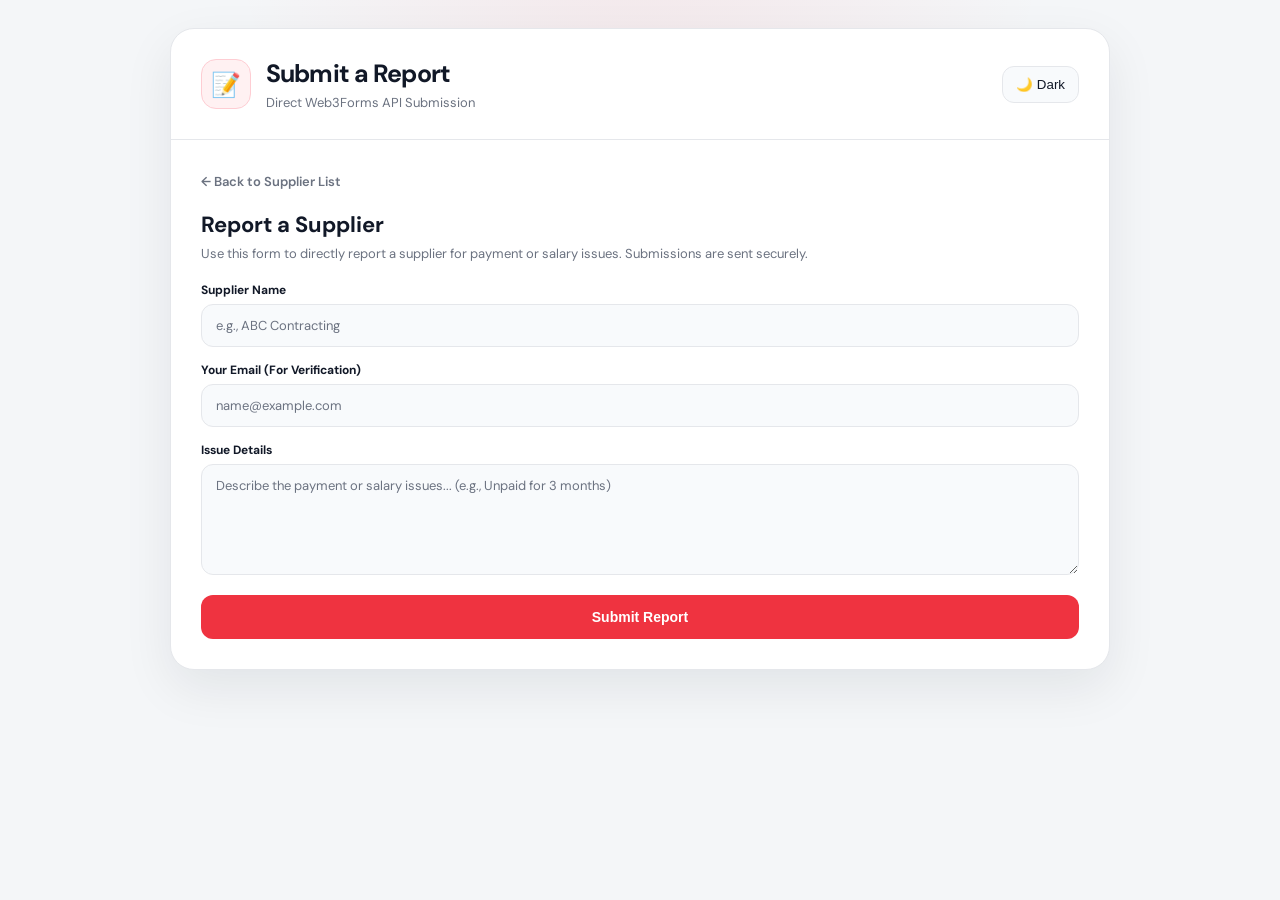
<file: fraud-suppliers/submit/index.html>
<!doctype html>
<html lang="en" data-theme="light">
<head>
<meta charset="utf-8">
<meta name="viewport" content="width=device-width, initial-scale=1">
<title>Submit a Report - KSA Supplier Watch</title>
<!-- IMPORTANT: Notice the "../" which tells the browser to look one folder up for the CSS -->
<link rel="stylesheet" href="../style.css">
</head>
<body style="padding-bottom: 28px;">

<div class="container">
  <header class="header">
    <div class="brand">
      <div class="danger-icon">📝</div>
      <div class="title-area">
        <h1>Submit a Report</h1>
        <p>Direct Web3Forms API Submission</p>
      </div>
    </div>
    <div class="controls">
      <button class="theme-btn" id="themeToggle" onclick="toggleTheme()">
        <span id="themeIcon">🌙</span> <span id="themeText">Dark</span>
      </button>
    </div>
  </header>

  <main class="form-container">
    <a href="../index.html" class="back-link">← Back to Supplier List</a>
    
    <div style="margin-bottom: 20px;">
      <h2 style="font-size: 22px; margin-bottom: 6px;">Report a Supplier</h2>
      <p style="font-size: 13px; color: var(--muted);">Use this form to directly report a supplier for payment or salary issues. Submissions are sent securely.</p>
    </div>

    <!-- Web3Forms Integration -->
    <form action="https://api.web3forms.com/submit" method="POST" class="submit-form">
      <input type="hidden" name="access_key" value="1005f395-35e8-449a-bfdb-fb4f43a3c2ea">

      <div class="form-group">
        <label for="name">Supplier Name</label>
        <input type="text" id="name" name="name" placeholder="e.g., ABC Contracting" required>
      </div>

      <div class="form-group">
        <label for="email">Your Email (For Verification)</label>
        <input type="email" id="email" name="email" placeholder="name@example.com" required>
      </div>

      <div class="form-group">
        <label for="message">Issue Details</label>
        <textarea id="message" name="message" rows="5" placeholder="Describe the payment or salary issues... (e.g., Unpaid for 3 months)" required></textarea>
      </div>

      <button type="submit" class="form-submit-btn">Submit Report</button>
    </form>
  </main>
</div>

<script>
// Theme Switcher Logic (Shared across both pages)
function toggleTheme() {
  const html = document.documentElement;
  const isDark = html.getAttribute('data-theme') === 'dark';
  const newTheme = isDark ? 'light' : 'dark';
  
  document.body.classList.add('theme-animating');
  setTimeout(() => document.body.classList.remove('theme-animating'), 500);

  html.setAttribute('data-theme', newTheme);
  document.getElementById('themeIcon').textContent = isDark ? '🌙' : '☀️';
  document.getElementById('themeText').textContent = isDark ? 'Dark' : 'Light';
  localStorage.setItem('theme', newTheme);
}

// Initialize Theme from LocalStorage
(function initTheme() {
  const savedTheme = localStorage.getItem('theme') || 'light';
  document.documentElement.setAttribute('data-theme', savedTheme);
  document.getElementById('themeIcon').textContent = savedTheme === 'dark' ? '☀️' : '🌙';
  document.getElementById('themeText').textContent = savedTheme === 'dark' ? 'Light' : 'Dark';
})();
</script>
</body>
</html>
</file>
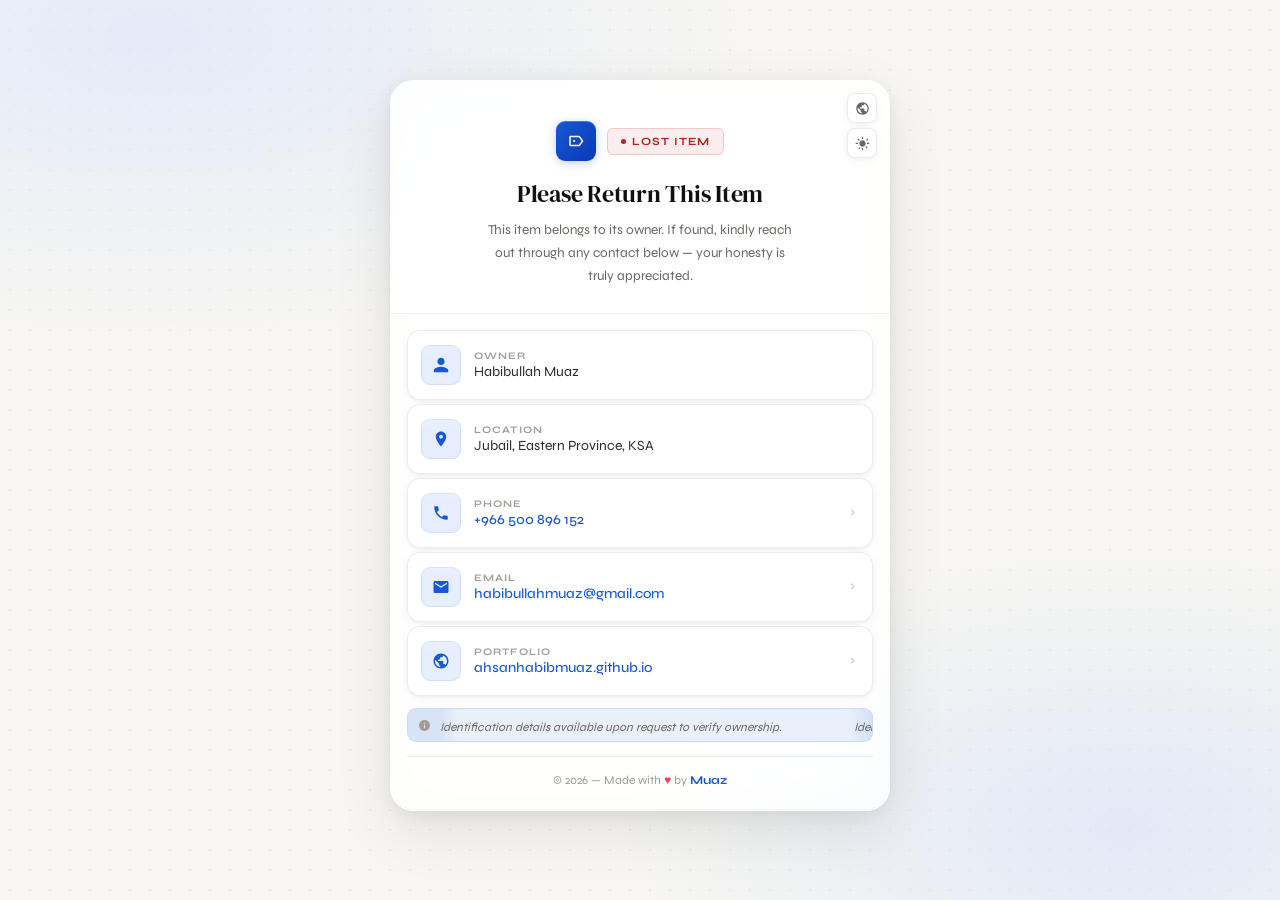
<file: nfc.html>
<!DOCTYPE html>
<html lang="en" data-mode="light">
<head>
<meta charset="UTF-8"/>
<meta name="viewport" content="width=device-width, initial-scale=1.0, viewport-fit=cover"/>
<title>Lost Item — Habibullah Muaz</title>
<meta name="description" content="Lost item recovery card. If found, please contact Habibullah Muaz."/>
<link rel="preconnect" href="https://fonts.googleapis.com"/>
<link rel="preconnect" href="https://fonts.gstatic.com" crossorigin/>
<link href="https://fonts.googleapis.com/css2?family=DM+Serif+Display:ital@0;1&family=Syne:wght@400;500;600;700&display=swap" rel="stylesheet"/>
<style>
/* ═══════════════════════════════════════════
   TOKENS — light (default)
═══════════════════════════════════════════ */
:root {
  --bg:         #f7f6f2;
  --card-bg:    rgba(255,255,255,0.70);
  --card-bdr:   rgba(255,255,255,0.90);
  --header-bg:  rgba(255,255,255,0.52);
  --row-bg:     rgba(255,255,255,0.54);
  --row-bdr:    rgba(16,16,14,0.08);
  --row-hover:  rgba(255,255,255,0.90);
  --note-bg:    rgba(25,88,211,0.09);
  --note-bdr:   rgba(25,88,211,0.14);
  --div-col:    rgba(16,16,14,0.08);
  --ink:        #111010;
  --ink-2:      #2c2a26;
  --ink-3:      #6b6760;
  --ink-4:      #a09c94;
  --blue:       #1858d3;
  --blue-lt:    #e6eefe;
  --red:        #bf1e1e;
  --chip-bg:    rgba(191,30,30,0.08);
  --chip-bd:    rgba(191,30,30,0.18);
  --heart:      #e83f5e;
  --sh-sm:      0 1px 4px rgba(0,0,0,.05), 0 3px 12px rgba(0,0,0,.04);
  --sh-lg:      0 4px 20px rgba(0,0,0,.07), 0 20px 60px rgba(0,0,0,.09);
  --dot-col:    rgba(16,16,14,0.048);
  --wash-a:     rgba(210,225,255,0.52);
  --wash-b:     rgba(195,215,255,0.40);
  --foot-col:   #a09c94;
  --ico-bg:     #e6eefe;
  --panel-bg:   rgba(255,255,255,0.96);
  --panel-bdr:  rgba(0,0,0,0.10);
  --panel-sh:   0 8px 32px rgba(0,0,0,0.12);
  --muaz-col:   #1858d3;
  --tr: 0.36s cubic-bezier(0.4,0,0.2,1);

  --card-pad-x: clamp(14px,4vw,32px);
  --card-pad-y: clamp(20px,4vh,36px);
  --row-pad:    clamp(9px,2vw,14px);
  --fs-title:   clamp(18px,4vw,24px);
  --fs-desc:    clamp(11.5px,2.4vw,13.5px);
  --fs-val:     clamp(12px,2.8vw,14px);
  --fs-lbl:     clamp(8.5px,1.8vw,10px);
  --fs-foot:    clamp(10px,2.2vw,12px);
  --ico-size:   clamp(32px,7vw,40px);
  --ico-svg:    clamp(14px,3vw,18px);
  --r:          11px;
  --r-sm:       7px;
  --r-card:     18px;
}

/* ── DARK MODE ── */
[data-mode="dark"] {
  --bg:         #0f0e0d;
  --card-bg:    rgba(22,21,20,0.82);
  --card-bdr:   rgba(60,58,54,0.70);
  --header-bg:  rgba(18,17,16,0.70);
  --row-bg:     rgba(28,27,25,0.72);
  --row-bdr:    rgba(255,255,255,0.07);
  --row-hover:  rgba(38,37,34,0.90);
  --note-bg:    rgba(88,140,255,0.08);
  --note-bdr:   rgba(88,140,255,0.16);
  --div-col:    rgba(255,255,255,0.07);
  --ink:        #ede9e3;
  --ink-2:      #ccc6bc;
  --ink-3:      #9a9590;
  --ink-4:      #6a6560;
  --blue:       #6fa3ff;
  --blue-lt:    rgba(88,140,255,0.12);
  --red:        #ff6b6b;
  --chip-bg:    rgba(255,100,100,0.10);
  --chip-bd:    rgba(255,100,100,0.22);
  --heart:      #ff6b7a;
  --sh-sm:      0 1px 4px rgba(0,0,0,.30), 0 3px 12px rgba(0,0,0,.25);
  --sh-lg:      0 4px 20px rgba(0,0,0,.50), 0 20px 60px rgba(0,0,0,.40);
  --dot-col:    rgba(255,255,255,0.03);
  --wash-a:     rgba(30,40,80,0.40);
  --wash-b:     rgba(20,30,70,0.30);
  --foot-col:   #6a6560;
  --ico-bg:     rgba(88,140,255,0.12);
  --panel-bg:   rgba(22,21,20,0.98);
  --panel-bdr:  rgba(255,255,255,0.10);
  --panel-sh:   0 8px 32px rgba(0,0,0,0.50);
  --muaz-col:   #6fa3ff;
}

/* ── PAPER / READ MODE ── */
[data-mode="paper"] {
  --bg:         #f0e8cc;
  --card-bg:    rgba(250,242,210,0.85);
  --card-bdr:   rgba(210,190,140,0.80);
  --header-bg:  rgba(248,238,200,0.70);
  --row-bg:     rgba(252,244,215,0.75);
  --row-bdr:    rgba(160,130,70,0.15);
  --row-hover:  rgba(255,250,225,0.95);
  --note-bg:    rgba(160,120,50,0.08);
  --note-bdr:   rgba(160,120,50,0.18);
  --div-col:    rgba(160,130,70,0.15);
  --ink:        #2a2010;
  --ink-2:      #3c2e18;
  --ink-3:      #6e5a38;
  --ink-4:      #9a8060;
  --blue:       #5a4010;
  --blue-lt:    rgba(140,100,40,0.10);
  --red:        #8b2020;
  --chip-bg:    rgba(139,32,32,0.08);
  --chip-bd:    rgba(139,32,32,0.18);
  --heart:      #a03030;
  --sh-sm:      0 1px 4px rgba(100,70,20,.10), 0 3px 12px rgba(100,70,20,.08);
  --sh-lg:      0 4px 20px rgba(100,70,20,.12), 0 20px 60px rgba(100,70,20,.10);
  --dot-col:    rgba(100,70,20,0.06);
  --wash-a:     rgba(220,190,120,0.30);
  --wash-b:     rgba(200,170,100,0.25);
  --foot-col:   #9a8060;
  --ico-bg:     rgba(140,100,40,0.12);
  --panel-bg:   rgba(250,242,210,0.98);
  --panel-bdr:  rgba(160,130,70,0.25);
  --panel-sh:   0 8px 32px rgba(100,70,20,0.15);
  --muaz-col:   #5a4010;
}

/* ═══════════════════════════════════════════
   RESET & BASE
═══════════════════════════════════════════ */
*, *::before, *::after { box-sizing:border-box; margin:0; padding:0; }
html { scroll-behavior:smooth; -webkit-text-size-adjust:100%; }
body {
  font-family:'Syne',sans-serif;
  background: var(--bg);
  min-height:100dvh;
  display:flex; flex-direction:column; align-items:center; justify-content:center;
  padding: clamp(16px,4vw,40px) clamp(12px,4vw,24px) clamp(20px,5vw,48px);
  padding-top:    max(clamp(16px,4vw,40px),  env(safe-area-inset-top,0px));
  padding-bottom: max(clamp(20px,5vw,48px),  env(safe-area-inset-bottom,0px));
  padding-left:   max(clamp(12px,4vw,24px),  env(safe-area-inset-left,0px));
  padding-right:  max(clamp(12px,4vw,24px),  env(safe-area-inset-right,0px));
  overflow-x:hidden; position:relative; color:var(--ink);
  transition: background var(--tr), color var(--tr);
}
/* dot texture */
body::before {
  content:''; position:fixed; inset:0; z-index:0;
  background-image: radial-gradient(circle, var(--dot-col) 1px, transparent 1px);
  background-size:20px 20px; pointer-events:none;
  transition: opacity var(--tr);
}
/* wash */
body::after {
  content:''; position:fixed; inset:0; z-index:0;
  background:
    radial-gradient(ellipse 72% 52% at 12% 4%,  var(--wash-a) 0%, transparent 65%),
    radial-gradient(ellipse 60% 48% at 88% 92%, var(--wash-b) 0%, transparent 65%);
  pointer-events:none; transition: opacity var(--tr);
}

/* ═══════════════════════════════════════════
   CARD
═══════════════════════════════════════════ */
.card {
  position:relative; z-index:1;
  width:100%; max-width: clamp(300px,92vw,460px);
  background: var(--card-bg);
  backdrop-filter: blur(30px) saturate(1.7) brightness(1.05);
  -webkit-backdrop-filter: blur(30px) saturate(1.7) brightness(1.05);
  border: 1px solid var(--card-bdr);
  border-radius: var(--r-card);
  box-shadow: var(--sh-lg), inset 0 1px 0 rgba(255,255,255,0.90), inset 0 -1px 0 rgba(0,0,0,0.03);
  overflow:hidden;
  animation: cardUp 0.75s cubic-bezier(0.34,1.18,0.64,1) both;
  transition: background var(--tr), border-color var(--tr), box-shadow var(--tr);
}
.card::before {
  content:''; position:absolute; top:0; left:10%; right:10%; height:1px;
  background:linear-gradient(90deg,transparent,rgba(255,255,255,0.95) 50%,transparent);
  z-index:2; pointer-events:none;
}
@keyframes cardUp {
  from{opacity:0;transform:translateY(44px) scale(0.96)}
  to  {opacity:1;transform:translateY(0)    scale(1)}
}

/* ═══════════════════════════════════════════
   CARD TOOLBAR — globe + mode icons (top-right of card)
═══════════════════════════════════════════ */
.card-toolbar {
  position:absolute; top:12px; right:12px; z-index:20;
  display:flex; flex-direction:column; gap:5px; align-items:center;
}
.tb-btn {
  width:30px; height:30px; border-radius:8px;
  border: 1px solid var(--row-bdr);
  background: var(--row-bg);
  backdrop-filter:blur(10px);
  -webkit-backdrop-filter:blur(10px);
  display:flex; align-items:center; justify-content:center;
  cursor:pointer; transition: background 0.2s, border-color 0.2s, transform 0.15s;
  -webkit-tap-highlight-color:transparent;
  box-shadow: var(--sh-sm);
  position:relative;
}
.tb-btn:hover  { background:var(--row-hover); transform:scale(1.08); }
.tb-btn:active { transform:scale(0.94); }
.tb-btn svg { width:15px; height:15px; fill:var(--ink-3); transition:fill 0.2s; }
.tb-btn:hover svg { fill:var(--ink); }
/* active glow on dark/paper */
.tb-btn.active { border-color: var(--blue); }
.tb-btn.active svg { fill:var(--blue); }

/* ── TRANSLATION PANEL ── */
.lang-panel {
  position:absolute; top:36px; right:0;
  background: var(--panel-bg);
  border: 1px solid var(--panel-bdr);
  border-radius:10px;
  box-shadow: var(--panel-sh);
  padding:6px 4px;
  display:none; flex-direction:column; gap:2px;
  min-width:120px; z-index:100;
  animation: panelIn 0.22s cubic-bezier(0.34,1.2,0.64,1) both;
}
.lang-panel.open { display:flex; }
@keyframes panelIn { from{opacity:0;transform:scale(0.9) translateY(-6px)} to{opacity:1;transform:scale(1) translateY(0)} }
.lang-opt {
  display:flex; align-items:center; gap:8px;
  padding:7px 12px; border-radius:7px; cursor:pointer;
  font-size:12px; font-weight:500; color:var(--ink-2);
  transition:background 0.18s, color 0.18s;
  white-space:nowrap;
  -webkit-tap-highlight-color:transparent;
}
.lang-opt:hover  { background:var(--row-hover); }
.lang-opt.active { color:var(--blue); font-weight:700; }
.lang-opt .flag  { font-size:16px; line-height:1; }

/* ── MODE PANEL ── */
.mode-panel {
  position:absolute; top:36px; right:0;
  background: var(--panel-bg);
  border: 1px solid var(--panel-bdr);
  border-radius:10px;
  box-shadow: var(--panel-sh);
  padding:6px 4px;
  display:none; flex-direction:column; gap:2px;
  min-width:115px; z-index:100;
  animation: panelIn 0.22s cubic-bezier(0.34,1.2,0.64,1) both;
}
.mode-panel.open { display:flex; }
.mode-opt {
  display:flex; align-items:center; gap:8px;
  padding:7px 12px; border-radius:7px; cursor:pointer;
  font-size:12px; font-weight:500; color:var(--ink-2);
  transition:background 0.18s; white-space:nowrap;
  -webkit-tap-highlight-color:transparent;
}
.mode-opt:hover  { background:var(--row-hover); }
.mode-opt.active { color:var(--blue); font-weight:700; }
.mode-opt svg   { width:14px; height:14px; fill:currentColor; flex-shrink:0; }

/* ═══════════════════════════════════════════
   HEADER
═══════════════════════════════════════════ */
.card-header {
  padding: var(--card-pad-y) var(--card-pad-x) clamp(18px,3.5vh,26px);
  /* no extra right padding — toolbar is absolute, doesn't affect flow */
  background: var(--header-bg);
  border-bottom: 1px solid var(--div-col);
  text-align:center; position:relative; z-index:1;
  transition: background var(--tr), border-color var(--tr);
}
.h-top { display:flex; align-items:center; justify-content:center; gap:clamp(7px,2vw,11px); margin-bottom:clamp(12px,2.5vh,18px); }
.logo-box {
  width:var(--ico-size); height:var(--ico-size); flex-shrink:0;
  border-radius:var(--r-sm);
  background:linear-gradient(135deg,var(--blue),#0a38b8);
  display:flex; align-items:center; justify-content:center;
  box-shadow:0 2px 10px rgba(25,88,211,0.28),inset 0 1px 0 rgba(255,255,255,0.22);
  animation:popIn 0.85s cubic-bezier(0.34,1.45,0.64,1) 0.1s both;
}
[data-mode="paper"] .logo-box { background:linear-gradient(135deg,#7a5820,#4a3010); }
.logo-box svg { width:var(--ico-svg); height:var(--ico-svg); fill:#fff; }
@keyframes popIn { from{opacity:0;transform:scale(0.3) rotate(-20deg)} to{opacity:1;transform:scale(1) rotate(0)} }

.chip {
  display:inline-flex; align-items:center; gap:6px;
  padding:clamp(4px,1vh,6px) clamp(9px,2vw,13px);
  border-radius:6px;
  background:var(--chip-bg); border:1px solid var(--chip-bd);
  color:var(--red);
  font-size:clamp(9px,2vw,11px); font-weight:700;
  letter-spacing:0.10em; text-transform:uppercase;
  transition: background var(--tr), border-color var(--tr), color var(--tr);
}
.chip-dot { width:5px; height:5px; border-radius:50%; background:var(--red); animation:blink 1.8s ease-in-out infinite; }
@keyframes blink { 0%,100%{opacity:1;transform:scale(1)} 50%{opacity:0.28;transform:scale(0.5)} }

.card-title { font-family:'DM Serif Display',serif; font-size:var(--fs-title); font-weight:400; color:var(--ink); line-height:1.22; letter-spacing:-0.01em; margin-bottom:clamp(7px,1.5vh,11px); transition:color var(--tr); }
.card-desc { font-size:var(--fs-desc); line-height:1.68; color:var(--ink-3); max-width:310px; margin:0 auto; transition:color var(--tr); }

/* ═══════════════════════════════════════════
   CONTACT LIST
═══════════════════════════════════════════ */
.contact-list { padding:clamp(10px,2vw,16px) clamp(10px,2.5vw,16px) clamp(8px,1.5vw,12px); display:flex; flex-direction:column; gap:4px; list-style:none; position:relative; z-index:1; }
.ci {
  display:flex; align-items:center; gap:clamp(9px,2vw,13px);
  padding:var(--row-pad) clamp(9px,2vw,13px);
  border-radius:var(--r);
  background:var(--row-bg); border:1px solid var(--row-bdr);
  text-decoration:none; color:inherit; cursor:default;
  backdrop-filter:blur(8px); -webkit-backdrop-filter:blur(8px);
  box-shadow:inset 0 1px 0 rgba(255,255,255,0.70), var(--sh-sm);
  transition:background 0.22s,border-color 0.22s,transform 0.20s,box-shadow 0.22s;
  animation:rowIn 0.48s cubic-bezier(0.34,1.08,0.64,1) both;
  position:relative; overflow:hidden;
  -webkit-tap-highlight-color:transparent;
}
.ci::before { content:''; position:absolute; top:0;left:0;right:0;height:40%; background:linear-gradient(180deg,rgba(255,255,255,0.28) 0%,transparent 100%); border-radius:var(--r) var(--r) 0 0; pointer-events:none; }
.ci:nth-child(1){animation-delay:.08s}.ci:nth-child(2){animation-delay:.14s}.ci:nth-child(3){animation-delay:.20s}.ci:nth-child(4){animation-delay:.26s}.ci:nth-child(5){animation-delay:.32s}
@keyframes rowIn { from{opacity:0;transform:translateY(10px)} to{opacity:1;transform:translateY(0)} }
a.ci { cursor:pointer; }
a.ci:hover { background:var(--row-hover); border-color:rgba(25,88,211,0.22); transform:translateX(4px); box-shadow:inset 0 1px 0 rgba(255,255,255,0.90),0 4px 18px rgba(25,88,211,0.08); }
a.ci:active { transform:translateX(2px) scale(0.99); }
.ci-ico { width:var(--ico-size); height:var(--ico-size); border-radius:var(--r-sm); flex-shrink:0; background:var(--ico-bg); border:1px solid rgba(25,88,211,0.10); display:flex; align-items:center; justify-content:center; transition:background var(--tr); }
.ci-ico svg { width:var(--ico-svg); height:var(--ico-svg); fill:var(--blue); transition:fill var(--tr); }
.ci-info { flex:1; min-width:0; }
.ci-lbl { font-size:var(--fs-lbl); font-weight:700; letter-spacing:0.11em; text-transform:uppercase; color:var(--ink-4); margin-bottom:1px; transition:color var(--tr); }
.ci-val { font-size:var(--fs-val); font-weight:400; color:var(--ink-2); white-space:nowrap; overflow:hidden; text-overflow:ellipsis; transition:color var(--tr); }
a.ci .ci-val { color:var(--blue); font-weight:500; }
.ci-arr { flex-shrink:0; opacity:0.22; }
.ci-arr svg { width:13px; height:13px; fill:var(--ink); }

/* ═══════════════════════════════════════════
   ID NOTE — marquee with solid-color edge fades
═══════════════════════════════════════════ */
.id-note {
  display:flex; align-items:center;
  margin: 0 clamp(10px,2.5vw,16px) clamp(10px,2vh,14px);
  border-radius:var(--r-sm);
  background:var(--note-bg); border:1px solid var(--note-bdr);
  position:relative; z-index:1; overflow:hidden;
  animation:rowIn 0.48s 0.38s both;
  height:34px;
  transition:background var(--tr),border-color var(--tr);
}

/* icon block — sits left, no gap, solid bg matches note */
.note-icon {
  flex-shrink:0;
  display:flex; align-items:center; justify-content:center;
  width:32px; height:34px;
  position:relative; z-index:4;
  /* solid color so scrolling text is fully hidden underneath */
  background:var(--note-bg);
  transition:background var(--tr);
}
.note-icon svg { width:13px; height:13px; fill:var(--ink-4); transition:fill var(--tr); }

/* scrolling area */
.note-track-wrap {
  flex:1; overflow:hidden; position:relative;
  /* no mask — we use pseudo overlay instead */
}

.note-track {
  display:inline-flex; white-space:nowrap;
  will-change:transform;
}
.note-track span {
  font-size:clamp(10.5px,2.2vw,12px);
  color:var(--ink-3); font-style:italic; font-weight:300;
  padding-right:72px; white-space:nowrap;
  transition:color var(--tr);
}
@keyframes marqueeScroll { 0%{transform:translateX(0)} 100%{transform:translateX(-50%)} }

/* ── Fade overlays — solid bg color gradients, sit on top of text ── */
/* Left fade: 18px wide, right after icon */
.note-fade-l {
  position:absolute; top:0; bottom:0; left:32px; width:18px;
  background: linear-gradient(to right, var(--note-bg) 0%, transparent 100%);
  z-index:3; pointer-events:none;
  transition:background var(--tr);
}
/* Right fade: 24px wide */
.note-fade-r {
  position:absolute; top:0; bottom:0; right:0; width:24px;
  background: linear-gradient(to left, var(--note-bg) 0%, transparent 100%);
  z-index:3; pointer-events:none;
  transition:background var(--tr);
}

/* ═══════════════════════════════════════════
   DIVIDER & FOOTER
═══════════════════════════════════════════ */
.divider { height:1px; background:var(--div-col); margin:0 clamp(10px,2.5vw,16px); transition:background var(--tr); }
.card-footer { padding:clamp(10px,1.8vh,14px) clamp(16px,4vw,28px) clamp(14px,2.5vh,20px); text-align:center; font-size:var(--fs-foot); color:var(--foot-col); line-height:1.6; position:relative; z-index:1; transition:color var(--tr); }
.heart { color:var(--heart); }
.muaz-btn { color:var(--muaz-col); font-weight:700; cursor:pointer; display:inline-block; position:relative; -webkit-tap-highlight-color:transparent; transition:color 0.18s,transform 0.14s; user-select:none; }
.muaz-btn::after { content:''; position:absolute; left:0;right:0;bottom:-1px;height:1.5px; background:var(--muaz-col); border-radius:1px; transform:scaleX(0); transform-origin:left; transition:transform 0.24s cubic-bezier(0.4,0,0.2,1); }
.muaz-btn:hover::after { transform:scaleX(1); }
.muaz-btn:active { transform:scale(0.92); }

/* ═══════════════════════════════════════════
   CELEBRATION CANVAS
═══════════════════════════════════════════ */
#cel-canvas {
  position:fixed; top:0; left:0; width:100%; height:100%;
  z-index:9998;
  pointer-events:none;
}

/* chibi removed */

/* ═══════════════════════════════════════════
   RESPONSIVE
═══════════════════════════════════════════ */
@media (max-width:359px) { :root{--card-pad-x:12px;--card-pad-y:16px;--row-pad:8px;--r-card:14px;--r:9px} }
@media (min-width:768px) and (max-width:1023px) { :root{--r-card:22px;--r:13px} .card{max-width:480px} }
@media (min-width:1024px) { :root{--card-pad-x:36px;--card-pad-y:40px;--row-pad:14px;--r-card:24px;--r:13px;--r-sm:9px} .card{max-width:500px} a.ci:hover{transform:translateX(6px)} }
::-webkit-scrollbar{width:5px} ::-webkit-scrollbar-thumb{background:rgba(0,0,0,0.10);border-radius:3px}
</style>
</head>
<body>

<canvas id="cel-canvas"></canvas>

<main class="card" id="card" role="main">

  <!-- Toolbar: Globe + Mode -->
  <div class="card-toolbar">

    <!-- Globe / Language -->
    <div style="position:relative;">
      <button class="tb-btn" id="globeBtn" aria-label="Translate" title="Translate">
        <svg viewBox="0 0 24 24"><path d="M12 2C6.48 2 2 6.48 2 12s4.48 10 10 10 10-4.48 10-10S17.52 2 12 2zm-1 17.93c-3.94-.49-7-3.85-7-7.93 0-.62.08-1.21.21-1.79L9 15v1c0 1.1.9 2 2 2v1.93zm6.9-2.54c-.26-.81-1-1.39-1.9-1.39h-1v-3c0-.55-.45-1-1-1H8v-2h2c.55 0 1-.45 1-1V7h2c1.1 0 2-.9 2-2v-.41c2.93 1.19 5 4.06 5 7.41 0 2.08-.8 3.97-2.1 5.39z"/></svg>
      </button>
      <div class="lang-panel" id="langPanel">
        <div class="lang-opt active" data-lang="en">  <span class="flag">🇺🇸</span> English</div>
        <div class="lang-opt" data-lang="bn">          <span class="flag">🇧🇩</span> বাংলা</div>
        <div class="lang-opt" data-lang="ar">          <span class="flag">🇸🇦</span> العربية</div>
        <div class="lang-opt" data-lang="hi">          <span class="flag">🇮🇳</span> हिन्दी</div>
        <div class="lang-opt" data-lang="ur">          <span class="flag">🇵🇰</span> اردو</div>
      </div>
    </div>

    <!-- Theme Mode -->
    <div style="position:relative;">
      <button class="tb-btn" id="modeBtn" aria-label="Change theme" title="Theme">
        <!-- sun/moon/book icon — JS swaps it -->
        <svg id="modeIcon" viewBox="0 0 24 24"><path id="modeIconPath" d="M21 12.79A9 9 0 1 1 11.21 3 7 7 0 0 0 21 12.79z"/></svg>
      </button>
      <div class="mode-panel" id="modePanel">
        <div class="mode-opt active" data-theme="light">
          <svg viewBox="0 0 24 24"><circle cx="12" cy="12" r="5"/><path d="M12 1v2M12 21v2M4.22 4.22l1.42 1.42M18.36 18.36l1.42 1.42M1 12h2M21 12h2M4.22 19.78l1.42-1.42M18.36 5.64l1.42-1.42"/></svg>
          Light
        </div>
        <div class="mode-opt" data-theme="dark">
          <svg viewBox="0 0 24 24"><path d="M21 12.79A9 9 0 1 1 11.21 3 7 7 0 0 0 21 12.79z"/></svg>
          Dark
        </div>
        <div class="mode-opt" data-theme="paper">
          <svg viewBox="0 0 24 24"><path d="M18 2H6c-1.1 0-2 .9-2 2v16c0 1.1.9 2 2 2h12c1.1 0 2-.9 2-2V4c0-1.1-.9-2-2-2zM6 4h5v8l-2.5-1.5L6 12V4z"/></svg>
          Read
        </div>
      </div>
    </div>

  </div>

  <!-- Header -->
  <div class="card-header">
    <div class="h-top">
      <div class="logo-box" aria-hidden="true">
        <svg viewBox="0 0 24 24"><path d="M17.63 5.84C17.27 5.33 16.67 5 16 5L5 5.01C3.9 5.01 3 5.9 3 7v10c0 1.1.9 1.99 2 1.99L16 19c.67 0 1.27-.33 1.63-.84L22 12l-4.37-6.16zM16 17H5V7h11l3.55 5L16 17z"/><circle cx="9.5" cy="12" r="1.4"/></svg>
      </div>
      <div class="chip"><span class="chip-dot"></span><span data-key="chip">Lost Item</span></div>
    </div>
    <h1 class="card-title" data-key="title">Please Return This Item</h1>
    <p class="card-desc" data-key="desc">This item belongs to its owner. If found, kindly reach out through any contact below — your honesty is truly appreciated.</p>
  </div>

  <!-- Contacts -->
  <ul class="contact-list" role="list">
    <li class="ci">
      <div class="ci-ico"><svg viewBox="0 0 24 24"><path d="M12 12c2.7 0 4.8-2.1 4.8-4.8S14.7 2.4 12 2.4 7.2 4.5 7.2 7.2 9.3 12 12 12zm0 2.4c-3.2 0-9.6 1.6-9.6 4.8v2.4h19.2v-2.4c0-3.2-6.4-4.8-9.6-4.8z"/></svg></div>
      <div class="ci-info"><div class="ci-lbl" data-key="lbl_owner">Owner</div><div class="ci-val">Habibullah Muaz</div></div>
    </li>
    <li class="ci">
      <div class="ci-ico"><svg viewBox="0 0 24 24"><path d="M12 2C8.13 2 5 5.13 5 9c0 5.25 7 13 7 13s7-7.75 7-13c0-3.87-3.13-7-7-7zm0 9.5c-1.38 0-2.5-1.12-2.5-2.5s1.12-2.5 2.5-2.5 2.5 1.12 2.5 2.5-1.12 2.5-2.5 2.5z"/></svg></div>
      <div class="ci-info"><div class="ci-lbl" data-key="lbl_loc">Location</div><div class="ci-val">Jubail, Eastern Province, KSA</div></div>
    </li>
    <a class="ci" href="tel:+966500896152">
      <div class="ci-ico"><svg viewBox="0 0 24 24"><path d="M6.62 10.79c1.44 2.83 3.76 5.14 6.59 6.59l2.2-2.2c.27-.27.67-.36 1.02-.24 1.12.37 2.33.57 3.57.57.55 0 1 .45 1 1V20c0 .55-.45 1-1 1-9.39 0-17-7.61-17-17 0-.55.45-1 1-1h3.5c.55 0 1 .45 1 1 0 1.25.2 2.45.57 3.57.11.35.03.74-.25 1.02l-2.2 2.2z"/></svg></div>
      <div class="ci-info"><div class="ci-lbl" data-key="lbl_phone">Phone</div><div class="ci-val">+966 500 896 152</div></div>
      <span class="ci-arr"><svg viewBox="0 0 24 24"><path d="M10 6L8.59 7.41 13.17 12l-4.58 4.59L10 18l6-6-6-6z"/></svg></span>
    </a>
    <a class="ci" href="mailto:habibullahmuaz@gmail.com?subject=Found%20Your%20Lost%20Item&body=Hi%20Muaz%2C%0A%0AI%20found%20your%20lost%20item%20and%20would%20like%20to%20return%20it.%20Please%20let%20me%20know%20how%20we%20can%20arrange%20this.%0A%0AThank%20you.">
      <div class="ci-ico"><svg viewBox="0 0 24 24"><path d="M20 4H4c-1.1 0-2 .9-2 2v12c0 1.1.9 2 2 2h16c1.1 0 2-.9 2-2V6c0-1.1-.9-2-2-2zm0 4l-8 5-8-5V6l8 5 8-5v2z"/></svg></div>
      <div class="ci-info"><div class="ci-lbl" data-key="lbl_email">Email</div><div class="ci-val">habibullahmuaz@gmail.com</div></div>
      <span class="ci-arr"><svg viewBox="0 0 24 24"><path d="M10 6L8.59 7.41 13.17 12l-4.58 4.59L10 18l6-6-6-6z"/></svg></span>
    </a>
    <a class="ci" href="https://ahsanhabibmuaz.github.io" target="_blank" rel="noopener noreferrer">
      <div class="ci-ico"><svg viewBox="0 0 24 24"><path d="M12 2C6.48 2 2 6.48 2 12s4.48 10 10 10 10-4.48 10-10S17.52 2 12 2zm-1 17.93c-3.95-.49-7-3.85-7-7.93 0-.62.08-1.21.21-1.79L9 15v1c0 1.1.9 2 2 2v1.93zm6.9-2.54c-.26-.81-1-1.39-1.9-1.39h-1v-3c0-.55-.45-1-1-1H8v-2h2c.55 0 1-.45 1-1V7h2c1.1 0 2-.9 2-2v-.41c2.93 1.19 5 4.06 5 7.41 0 2.08-.8 3.97-2.1 5.39z"/></svg></div>
      <div class="ci-info"><div class="ci-lbl" data-key="lbl_web">Portfolio</div><div class="ci-val">ahsanhabibmuaz.github.io</div></div>
      <span class="ci-arr"><svg viewBox="0 0 24 24"><path d="M10 6L8.59 7.41 13.17 12l-4.58 4.59L10 18l6-6-6-6z"/></svg></span>
    </a>
  </ul>

  <div class="id-note" role="note">
    <div class="note-icon">
      <svg viewBox="0 0 24 24"><path d="M12 2C6.48 2 2 6.48 2 12s4.48 10 10 10 10-4.48 10-10S17.52 2 12 2zm1 15h-2v-6h2v6zm0-8h-2V7h2v2z"/></svg>
    </div>
    <div class="note-fade-l"></div>
    <div class="note-track-wrap">
      <div class="note-track" id="noteTrack">
        <span data-key="id_note">Identification details available upon request to verify ownership.</span>
        <span data-key="id_note">Identification details available upon request to verify ownership.</span>
      </div>
    </div>
    <div class="note-fade-r"></div>
  </div>

  <div class="divider"></div>

  <footer class="card-footer">
    © <span id="yr"></span> — <span data-key="footer_made">Made with</span> <span class="heart">♥</span> <span data-key="footer_by">by</span>
    <span class="muaz-btn" id="muazBtn" role="button" tabindex="0">Muaz</span>
  </footer>

</main>

<script>
/* ─── YEAR ─── */
document.getElementById('yr').textContent = new Date().getFullYear();

/* ═══════════════════════════════════════════════
   TRANSLATIONS
═══════════════════════════════════════════════ */
const TRANS = {
  en: {
    chip:'Lost Item', title:'Please Return This Item',
    desc:'This item belongs to its owner. If found, kindly reach out through any contact below — your honesty is truly appreciated.',
    lbl_owner:'Owner', lbl_loc:'Location', lbl_phone:'Phone', lbl_email:'Email', lbl_web:'Portfolio',
    id_note:'Identification details available upon request to verify ownership.',
    footer_made:'Made with', footer_by:'by',
    dir:'ltr'
  },
  bn: {
    chip:'হারানো জিনিস', title:'দয়া করে এটি ফিরিয়ে দিন',
    desc:'এই জিনিসটি এর মালিকের। যদি পেয়ে থাকেন, নিচের যেকোনো যোগাযোগের মাধ্যমে যোগাযোগ করুন — আপনার সততার জন্য আন্তরিক ধন্যবাদ।',
    lbl_owner:'মালিক', lbl_loc:'অবস্থান', lbl_phone:'ফোন', lbl_email:'ইমেইল', lbl_web:'পোর্টফোলিও',
    id_note:'মালিকানা যাচাই করতে অনুরোধের ভিত্তিতে পরিচয়ের বিবরণ পাওয়া যাবে।',
    footer_made:'তৈরি করেছেন', footer_by:'',
    dir:'ltr'
  },
  ar: {
    chip:'عنصر مفقود', title:'يرجى إعادة هذا العنصر',
    desc:'هذا العنصر يعود لصاحبه. إذا وجدته، يرجى التواصل عبر أي من جهات الاتصال أدناه — نقدر صدقك جداً.',
    lbl_owner:'المالك', lbl_loc:'الموقع', lbl_phone:'الهاتف', lbl_email:'البريد', lbl_web:'الموقع',
    id_note:'تفاصيل التعريف متاحة عند الطلب للتحقق من الملكية.',
    footer_made:'صُنع بـ', footer_by:'بواسطة',
    dir:'rtl'
  },
  hi: {
    chip:'खोई हुई वस्तु', title:'कृपया इसे वापस करें',
    desc:'यह वस्तु इसके मालिक की है। यदि मिले, तो नीचे दिए किसी भी संपर्क के माध्यम से संपर्क करें — आपकी ईमानदारी की हम सराहना करते हैं।',
    lbl_owner:'मालिक', lbl_loc:'स्थान', lbl_phone:'फ़ोन', lbl_email:'ईमेल', lbl_web:'पोर्टफ़ोलियो',
    id_note:'स्वामित्व सत्यापित करने के लिए अनुरोध पर पहचान विवरण उपलब्ध है।',
    footer_made:'बनाया गया', footer_by:'द्वारा',
    dir:'ltr'
  },
  ur: {
    chip:'گمشدہ چیز', title:'براہ کرم یہ واپس کریں',
    desc:'یہ چیز اس کے مالک کی ہے۔ اگر ملے تو نیچے دیے گئے کسی بھی رابطے سے رابطہ کریں — آپ کی ایمانداری کی ہم تعریف کرتے ہیں۔',
    lbl_owner:'مالک', lbl_loc:'مقام', lbl_phone:'فون', lbl_email:'ای میل', lbl_web:'پورٹ فولیو',
    id_note:'ملکیت کی تصدیق کے لیے درخواست پر شناختی تفصیلات دستیاب ہیں۔',
    footer_made:'بنایا گیا', footer_by:'از',
    dir:'rtl'
  }
};

let currentLang = 'en';
function applyLang(lang) {
  currentLang = lang;
  const t = TRANS[lang];
  document.querySelectorAll('[data-key]').forEach(el => {
    const k = el.dataset.key;
    if (t[k] !== undefined) el.textContent = t[k];
  });
  // RTL support
  document.documentElement.dir = t.dir;
  // mark active
  document.querySelectorAll('.lang-opt').forEach(o => o.classList.toggle('active', o.dataset.lang === lang));
  // reset marquee
  resetMarquee();
}

/* ─── GLOBE PANEL ─── */
const globeBtn  = document.getElementById('globeBtn');
const langPanel = document.getElementById('langPanel');
let langOpen = false;
globeBtn.addEventListener('click', e => {
  e.stopPropagation();
  langOpen = !langOpen;
  langPanel.classList.toggle('open', langOpen);
  modePanel.classList.remove('open'); modeOpen = false;
});
document.querySelectorAll('.lang-opt').forEach(opt => {
  opt.addEventListener('click', () => {
    applyLang(opt.dataset.lang);
    langPanel.classList.remove('open'); langOpen = false;
  });
});

/* ═══════════════════════════════════════════════
   THEME MODE
═══════════════════════════════════════════════ */
const modeBtn   = document.getElementById('modeBtn');
const modePanel = document.getElementById('modePanel');
const modeIcon  = document.getElementById('modeIconPath');
let modeOpen = false;

const MODE_ICONS = {
  light: 'M12 7c-2.76 0-5 2.24-5 5s2.24 5 5 5 5-2.24 5-5-2.24-5-5-5zM2 13h2c.55 0 1-.45 1-1s-.45-1-1-1H2c-.55 0-1 .45-1 1s.45 1 1 1zm18 0h2c.55 0 1-.45 1-1s-.45-1-1-1h-2c-.55 0-1 .45-1 1s.45 1 1 1zM11 2v2c0 .55.45 1 1 1s1-.45 1-1V2c0-.55-.45-1-1-1s-1 .45-1 1zm0 18v2c0 .55.45 1 1 1s1-.45 1-1v-2c0-.55-.45-1-1-1s-1 .45-1 1zM5.99 4.58a.996.996 0 0 0-1.41 0 .996.996 0 0 0 0 1.41l1.06 1.06c.39.39 1.03.39 1.41 0s.39-1.03 0-1.41L5.99 4.58zm12.37 12.37a.996.996 0 0 0-1.41 0 .996.996 0 0 0 0 1.41l1.06 1.06c.39.39 1.03.39 1.41 0a.996.996 0 0 0 0-1.41l-1.06-1.06zm1.06-12.37l-1.06 1.06a.996.996 0 0 0 0 1.41c.39.39 1.03.39 1.41 0l1.06-1.06a.996.996 0 0 0 0-1.41.996.996 0 0 0-1.41 0zM7.05 18.36l-1.06 1.06a.996.996 0 0 0 0 1.41c.39.39 1.03.39 1.41 0l1.06-1.06a.996.996 0 0 0 0-1.41.996.996 0 0 0-1.41 0z',
  dark:  'M21 12.79A9 9 0 1 1 11.21 3 7 7 0 0 0 21 12.79z',
  paper: 'M18 2H6c-1.1 0-2 .9-2 2v16c0 1.1.9 2 2 2h12c1.1 0 2-.9 2-2V4c0-1.1-.9-2-2-2zM6 4h5v8l-2.5-1.5L6 12V4z'
};

function applyMode(mode) {
  document.documentElement.setAttribute('data-mode', mode);
  modeIcon.setAttribute('d', MODE_ICONS[mode]);
  document.querySelectorAll('.mode-opt').forEach(o => o.classList.toggle('active', o.dataset.theme === mode));
  localStorage.setItem('nfc-mode', mode);
}

modeBtn.addEventListener('click', e => {
  e.stopPropagation();
  modeOpen = !modeOpen;
  modePanel.classList.toggle('open', modeOpen);
  langPanel.classList.remove('open'); langOpen = false;
});
document.querySelectorAll('.mode-opt').forEach(opt => {
  opt.addEventListener('click', () => {
    applyMode(opt.dataset.theme);
    modePanel.classList.remove('open'); modeOpen = false;
  });
});

// close panels on outside click
document.addEventListener('click', () => {
  langPanel.classList.remove('open'); langOpen = false;
  modePanel.classList.remove('open'); modeOpen = false;
});

// restore saved mode
const savedMode = localStorage.getItem('nfc-mode') || 'light';
applyMode(savedMode);

/* ═══════════════════════════════════════════════
   MARQUEE — pause 3s at start, stop on tap/click
═══════════════════════════════════════════════ */
const noteTrack = document.getElementById('noteTrack');
let marqueeRunning = false;
let marqueePauseTimer = null;
let marqueeUserPaused = false;

function getMarqueeDuration() {
  // ~14s base, adjust per content width
  return 14;
}

function resetMarquee() {
  clearTimeout(marqueePauseTimer);
  marqueeUserPaused = false;
  noteTrack.style.animation = 'none';
  noteTrack.offsetHeight; // reflow
  marqueeRunning = false;
  // pause 3s then start
  marqueePauseTimer = setTimeout(startMarquee, 3000);
}

function startMarquee() {
  if (marqueeUserPaused) return;
  const dur = getMarqueeDuration();
  noteTrack.style.animation = `marqueeScroll ${dur}s linear infinite`;
  marqueeRunning = true;
}

// tap to toggle pause/resume
document.querySelector('.id-note').addEventListener('click', () => {
  if (!marqueeRunning) return;
  if (marqueeUserPaused) {
    noteTrack.style.animationPlayState = 'running';
    marqueeUserPaused = false;
  } else {
    noteTrack.style.animationPlayState = 'paused';
    marqueeUserPaused = true;
  }
});

// Auto-restart when animation cycle ends to trigger 3s pause
noteTrack.addEventListener('animationiteration', () => {
  // Each full loop: pause 3s then continue
  noteTrack.style.animationPlayState = 'paused';
  setTimeout(() => {
    if (!marqueeUserPaused) noteTrack.style.animationPlayState = 'running';
  }, 3000);
});

// Start after initial 3s pause
setTimeout(startMarquee, 3000);

/* ═══════════════════════════════════════════════
   WEB AUDIO
═══════════════════════════════════════════════ */
let _ac = null;
function getAC() {
  if (!_ac) _ac = new (window.AudioContext || window.webkitAudioContext)();
  if (_ac.state === 'suspended') _ac.resume();
  return _ac;
}
function playTone(freq,start,dur,type,vol,bend){
  try{const ac=getAC(),t=ac.currentTime+start,o=ac.createOscillator(),g=ac.createGain();
  o.type=type||'sine';o.frequency.setValueAtTime(freq,t);
  if(bend)o.frequency.exponentialRampToValueAtTime(freq*bend,t+dur*0.75);
  g.gain.setValueAtTime(0,t);g.gain.linearRampToValueAtTime(vol,t+0.012);
  g.gain.exponentialRampToValueAtTime(0.0001,t+dur);
  o.connect(g);g.connect(ac.destination);o.start(t);o.stop(t+dur+0.02);}catch(e){}
}
function playNoise(start,dur,vol,lpHz){
  try{const ac=getAC(),t=ac.currentTime+start,len=Math.ceil(ac.sampleRate*dur);
  const buf=ac.createBuffer(1,len,ac.sampleRate),d=buf.getChannelData(0);
  for(let i=0;i<len;i++)d[i]=Math.random()*2-1;
  const src=ac.createBufferSource(),f=ac.createBiquadFilter(),g=ac.createGain();
  f.type='lowpass';f.frequency.value=lpHz||1800;
  g.gain.setValueAtTime(vol,t);g.gain.exponentialRampToValueAtTime(0.0001,t+dur);
  src.buffer=buf;src.connect(f);f.connect(g);g.connect(ac.destination);
  src.start(t);src.stop(t+dur+0.02);}catch(e){}
}
function playCelebSound(){
  [523.25,659.25,783.99,1046.5,1318.5,1567.98].forEach((f,i)=>playTone(f,i*0.065,0.28,'sine',0.17,1.4));
  [0.04,0.15,0.28,0.42,0.56].forEach((t,i)=>{playNoise(t,0.09,0.05,1000+i*350);playTone(350+i*110,t+0.01,0.07,'square',0.03,2.8);});
  [880,1100,1320,1760,2093].forEach((f,i)=>playTone(f,0.52+i*0.05,0.17,'triangle',0.07,0.55));
  [523,659,784,1046].forEach(f=>playTone(f,0.70,0.55,'sine',0.09));
}

/* ═══════════════════════════════════════════════
   CELEBRATION ENGINE — draggable & clickable
═══════════════════════════════════════════════ */
const CV  = document.getElementById('cel-canvas');
const CTX = CV.getContext('2d');
let CW, CH;
function resizeCel(){CW=CV.width=window.innerWidth;CH=CV.height=window.innerHeight;}
resizeCel(); window.addEventListener('resize',resizeCel);

let things=[], celRAF=null;
const r=(a,b)=>a+Math.random()*(b-a);
const ri=(a,b)=>Math.floor(r(a,b));

const BC=['#FF5E5E','#FFD23F','#5BC95B','#4D96FF','#FF6CC8','#FF9640','#B97FFF','#00C49A'];
const CC=['#FF5E5E','#FFD23F','#5BC95B','#4D96FF','#FF6CC8','#FF9640','#B97FFF','#ffffff','#FFB347'];
const SC=['#FFD700','#FFF066','#FFE066','#fffacc'];
const ALL_EMOJIS=['✨','⭐','💫','🎊','🎉','🦋','🌸','💥','🎈','🍭','🌈','💎','🔥','❤️','💛','💚','🎀','🪄','🍬','🎁','🌟','🎆','🎇','🥳','🪅','🎠','🧨','🌺','🦄','🌙'];

function randomEmojis(n){ // pick n unique random emojis
  const pool=[...ALL_EMOJIS];
  const out=[];
  for(let i=0;i<n&&pool.length;i++){ const idx=ri(0,pool.length); out.push(pool.splice(idx,1)[0]); }
  return out;
}

/* Balloon */
class Balloon{
  constructor(ox,oy){
    this.x=ox??r(CW*0.05,CW*0.95); this.y=oy??(CH+r(30,130));
    this.vy=r(-3.4,-1.8); this.vx=r(-0.7,0.7);
    this.rad=r(20,44); this.col=BC[ri(0,BC.length)];
    this.alpha=1; this.wob=r(0,Math.PI*2); this.wobSpd=r(0.04,0.09);
    this.str=r(26,42); this.dead=false; this.delay=oy?0:ri(0,50);
  }
  update(){
    if(this.delay-->0)return;
    this.wob+=this.wobSpd;
    this.x+=this.vx+Math.sin(this.wob)*0.45;
    this.y+=this.vy; this.vy+=0.015;
    if(this.y<CH*0.12)this.alpha=Math.max(0,this.alpha-0.013);
    if(this.y<-this.rad-this.str-30)this.dead=true;
  }
  draw(){
    if(this.delay>0||this.alpha<=0)return;
    const{x,y,rad,wob,str,col}=this;
    CTX.save();CTX.globalAlpha=this.alpha;
    CTX.beginPath();CTX.moveTo(x,y+rad);
    CTX.quadraticCurveTo(x+Math.sin(wob)*9,y+rad+str*0.5,x+Math.sin(wob)*4,y+rad+str);
    CTX.strokeStyle='rgba(0,0,0,0.18)';CTX.lineWidth=1.1;CTX.stroke();
    CTX.beginPath();CTX.ellipse(x,y,rad*0.83,rad,0,0,Math.PI*2);
    CTX.fillStyle=col;CTX.fill();
    CTX.beginPath();CTX.ellipse(x-rad*0.22,y-rad*0.27,rad*0.19,rad*0.26,-0.4,0,Math.PI*2);
    CTX.fillStyle='rgba(255,255,255,0.40)';CTX.fill();
    CTX.beginPath();CTX.arc(x,y+rad,3.2,0,Math.PI*2);CTX.fillStyle=col;CTX.fill();
    CTX.restore();
  }
}

/* Confetti */
class Confetti{
  constructor(fx,fy){
    this.x=fx??r(0,CW);this.y=fy??r(-30,CH*0.25);
    this.vx=r(-3.5,3.5);this.vy=r(-7,-1.5);
    this.col=CC[ri(0,CC.length)];this.rot=r(0,Math.PI*2);this.rSpd=r(-0.20,0.20);
    this.alpha=1;this.shape=ri(0,3);this.w=r(5,13);this.h=r(4,7);
    this.dead=false;this.delay=fy?0:ri(0,35);
  }
  update(){
    if(this.delay-->0)return;
    this.vx*=0.97;this.vy=this.vy*0.97+0.19;
    this.x+=this.vx;this.y+=this.vy;this.rot+=this.rSpd;
    if(this.y>CH*0.88)this.alpha=Math.max(0,this.alpha-0.022);
    if(this.y>CH+20||this.alpha<=0)this.dead=true;
  }
  draw(){
    if(this.delay>0||this.alpha<=0)return;
    CTX.save();CTX.globalAlpha=this.alpha;CTX.translate(this.x,this.y);CTX.rotate(this.rot);
    CTX.fillStyle=this.col;
    if(this.shape===0){CTX.fillRect(-this.w/2,-this.h/2,this.w,this.h);}
    else if(this.shape===1){CTX.beginPath();CTX.arc(0,0,this.h/2,0,Math.PI*2);CTX.fill();}
    else{CTX.beginPath();CTX.moveTo(-this.w/2,0);CTX.lineTo(0,-this.h/2);CTX.lineTo(this.w/2,0);CTX.lineTo(0,this.h/2);CTX.closePath();CTX.fill();}
    CTX.restore();
  }
}

/* Star */
class Star{
  constructor(x,y){
    this.x=x;this.y=y;const a=r(0,Math.PI*2),sp=r(2.5,10);
    this.vx=Math.cos(a)*sp;this.vy=Math.sin(a)*sp;
    this.size=r(8,22);this.col=SC[ri(0,SC.length)];
    this.rot=r(0,Math.PI*2);this.rSpd=r(-0.14,0.14);
    this.alpha=1;this.decay=r(0.015,0.026);this.dead=false;
  }
  update(){this.vx*=0.955;this.vy=this.vy*0.955+0.09;this.x+=this.vx;this.y+=this.vy;this.rot+=this.rSpd;this.alpha-=this.decay;if(this.alpha<0.01)this.dead=true;}
  draw(){
    if(this.alpha<0.01)return;
    const rad=this.size,inn=rad*0.42;
    CTX.save();CTX.globalAlpha=this.alpha;CTX.translate(this.x,this.y);CTX.rotate(this.rot);
    CTX.fillStyle=this.col;
    CTX.beginPath();
    for(let i=0;i<5;i++){const a1=Math.PI*2*i/5-Math.PI/2,a2=a1+Math.PI/5;i===0?CTX.moveTo(Math.cos(a1)*rad,Math.sin(a1)*rad):CTX.lineTo(Math.cos(a1)*rad,Math.sin(a1)*rad);CTX.lineTo(Math.cos(a2)*inn,Math.sin(a2)*inn);}
    CTX.closePath();CTX.fill();CTX.restore();
  }
}

/* Doodle / Emoji */
class Doodle{
  constructor(emoji,ox,oy,delayed){
    this.x=ox??r(CW*0.04,CW*0.96);this.y=oy??(CH+r(10,100));
    this.vy=r(-5.8,-2.8);this.vx=r(-1.4,1.4);
    this.size=r(20,38);this.rot=r(-0.3,0.3);this.rSpd=r(-0.022,0.022);
    this.alpha=1;this.emoji=emoji;this.dead=false;
    this.delay=delayed?ri(0,45):0;
    this.wob=r(0,Math.PI*2);this.wobSpd=r(0.06,0.13);
  }
  update(){
    if(this.delay-->0)return;
    this.wob+=this.wobSpd;this.vx+=Math.sin(this.wob)*0.07;
    this.vy=this.vy*0.984+0.045;this.x+=this.vx;this.y+=this.vy;this.rot+=this.rSpd;
    if(this.y<CH*0.11)this.alpha=Math.max(0,this.alpha-0.017);
    if(this.y<-70||this.alpha<=0)this.dead=true;
  }
  draw(){
    if(this.delay>0||this.alpha<=0)return;
    CTX.save();CTX.globalAlpha=this.alpha;CTX.translate(this.x,this.y);CTX.rotate(this.rot);
    CTX.font=`${this.size}px serif`;CTX.textAlign='center';CTX.textBaseline='middle';
    CTX.fillText(this.emoji,0,0);
    CTX.restore();
  }
}

/* Streamer */
class Streamer{
  constructor(){
    this.x=r(CW*0.1,CW*0.9);this.y=CH+5;
    this.vy=r(-6.5,-3.2);this.vx=r(-1.8,1.8);
    this.col=CC[ri(0,CC.length)];this.wid=r(2,4);
    this.phase=r(0,Math.PI*2);this.freq=r(0.08,0.18);this.amp=r(18,42);
    this.alpha=1;this.dead=false;this.delay=ri(0,40);this.trail=[];this.maxLen=Math.ceil(r(30,65));
  }
  update(){
    if(this.delay-->0)return;
    this.phase+=this.freq;this.vx=Math.sin(this.phase)*this.amp*0.08+this.vx*0.92;
    this.vy=this.vy*0.985+0.06;this.x+=this.vx;this.y+=this.vy;
    this.trail.unshift({x:this.x,y:this.y});
    if(this.trail.length>this.maxLen)this.trail.pop();
    if(this.y<CH*0.11)this.alpha=Math.max(0,this.alpha-0.014);
    if(this.y<-90||this.alpha<=0)this.dead=true;
  }
  draw(){
    if(this.delay>0||this.trail.length<2)return;
    CTX.save();
    for(let i=1;i<this.trail.length;i++){
      const t=1-i/this.trail.length;
      CTX.globalAlpha=this.alpha*t*0.88;CTX.strokeStyle=this.col;CTX.lineWidth=this.wid*t;
      CTX.lineCap='round';CTX.beginPath();
      CTX.moveTo(this.trail[i-1].x,this.trail[i-1].y);CTX.lineTo(this.trail[i].x,this.trail[i].y);
      CTX.stroke();
    }
    CTX.restore();
  }
}

function burst(x,y,n){for(let i=0;i<(n||16);i++)things.push(new Star(x,y));}

/* ── MAIN LOOP ── */
function celTick(){
  CTX.clearRect(0,0,CW,CH);
  things.forEach(t=>{t.update();t.draw();});
  things=things.filter(t=>!t.dead);
  if(things.length>0){celRAF=requestAnimationFrame(celTick);}
  else{ celRAF=null; }
}

/* ── LAUNCH ── */
function launch(){
  playCelebSound();

  const emojis=randomEmojis(20);

  for(let i=0;i<14;i++) things.push(new Balloon());
  emojis.slice(0,20).forEach((em,i)=>things.push(new Doodle(em,undefined,undefined,true)));
  for(let i=0;i<10;i++) things.push(new Streamer());
  for(let i=0;i<90;i++) things.push(new Confetti());

  const pts=[{x:CW*0.15,y:CH*0.18},{x:CW*0.50,y:CH*0.08},{x:CW*0.85,y:CH*0.18},{x:CW*0.30,y:CH*0.28},{x:CW*0.70,y:CH*0.14},{x:CW*0.50,y:CH*0.32}];
  pts.forEach((p,i)=>setTimeout(()=>burst(p.x,p.y,18),i*110));

  setTimeout(()=>{
    const e2=randomEmojis(12);
    for(let i=0;i<8;i++) things.push(new Balloon());
    e2.forEach(em=>things.push(new Doodle(em,undefined,undefined,true)));
    for(let i=0;i<6;i++) things.push(new Streamer());
    for(let i=0;i<50;i++) things.push(new Confetti());
    burst(CW*0.5,CH*0.07,22);burst(CW*0.25,CH*0.20,14);burst(CW*0.75,CH*0.16,14);
  },650);

  if(!celRAF) celRAF=requestAnimationFrame(celTick);
}

/* ── BIND MUAZ BUTTON ── */
const muazBtn=document.getElementById('muazBtn');
muazBtn.addEventListener('click',launch);
muazBtn.addEventListener('keydown',e=>{if(e.key==='Enter'||e.key===' '){e.preventDefault();launch();}});
</script>
</body>
</html>
</file>
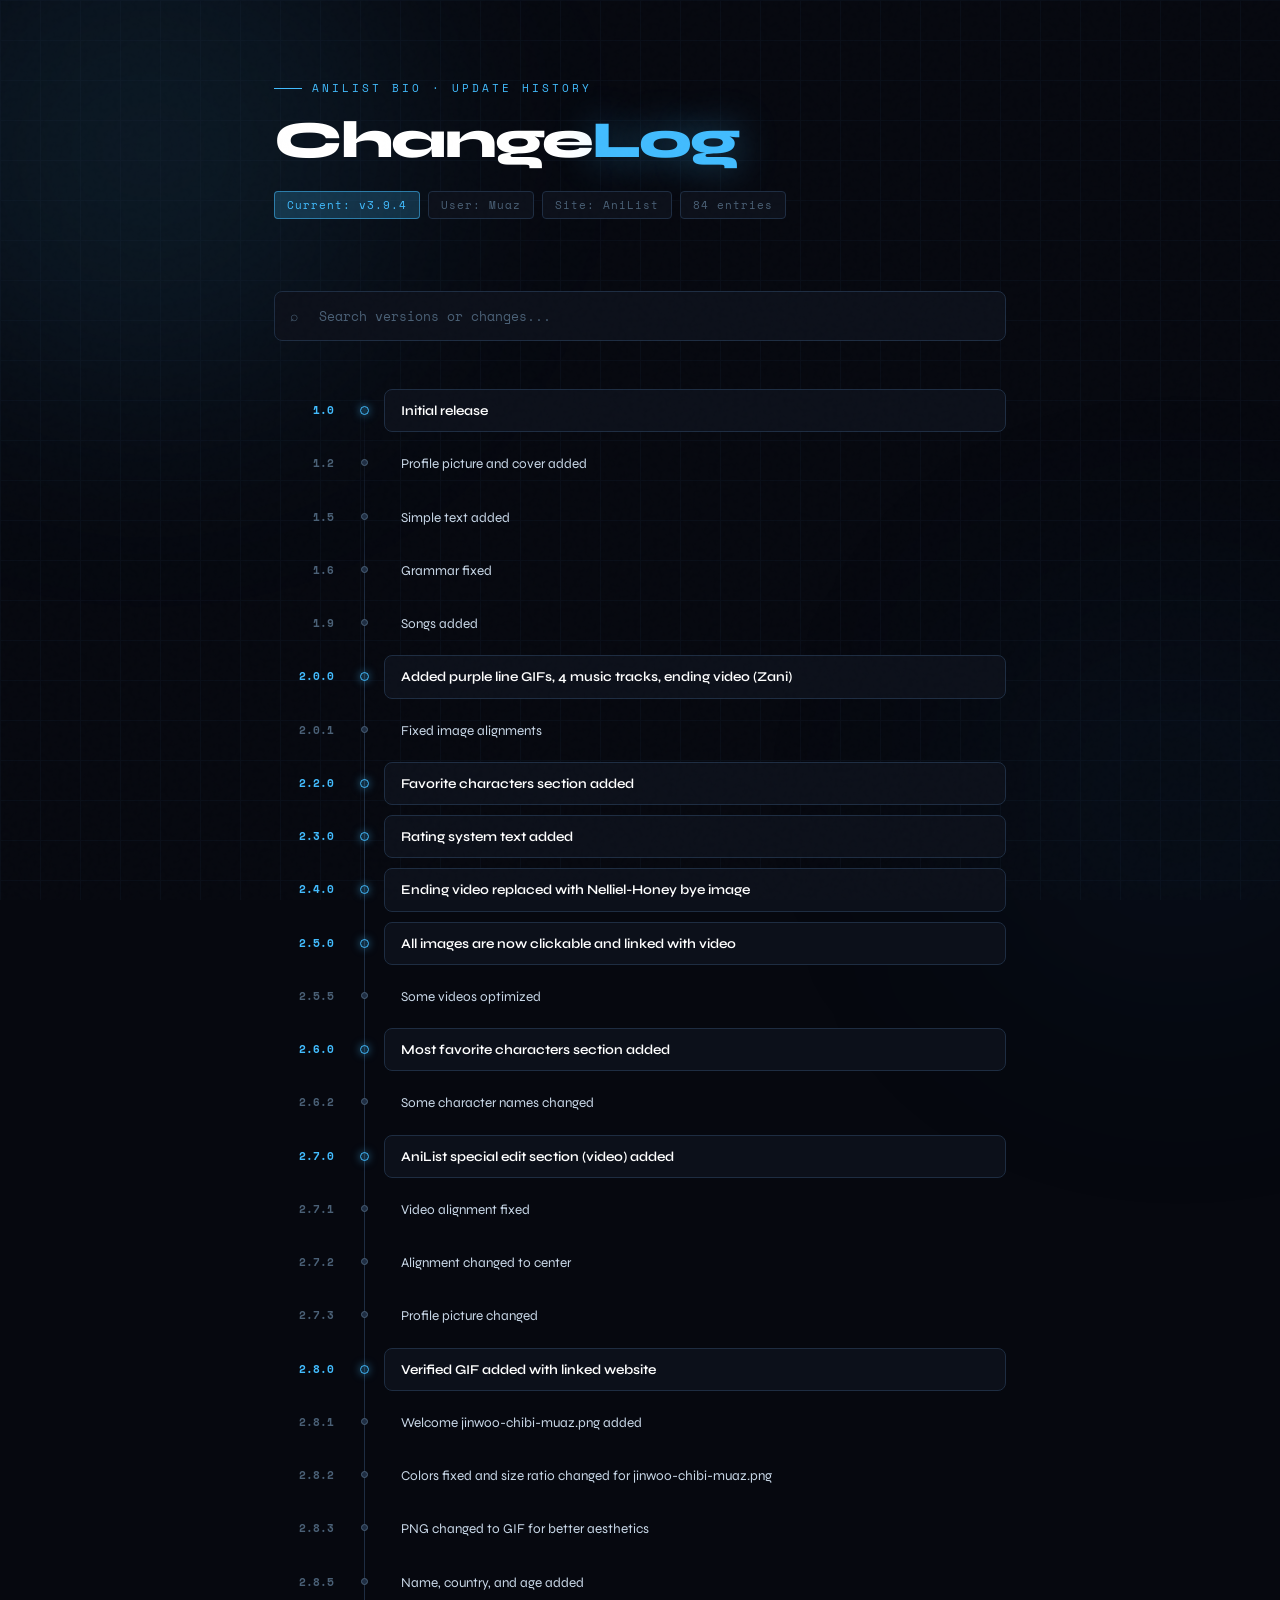
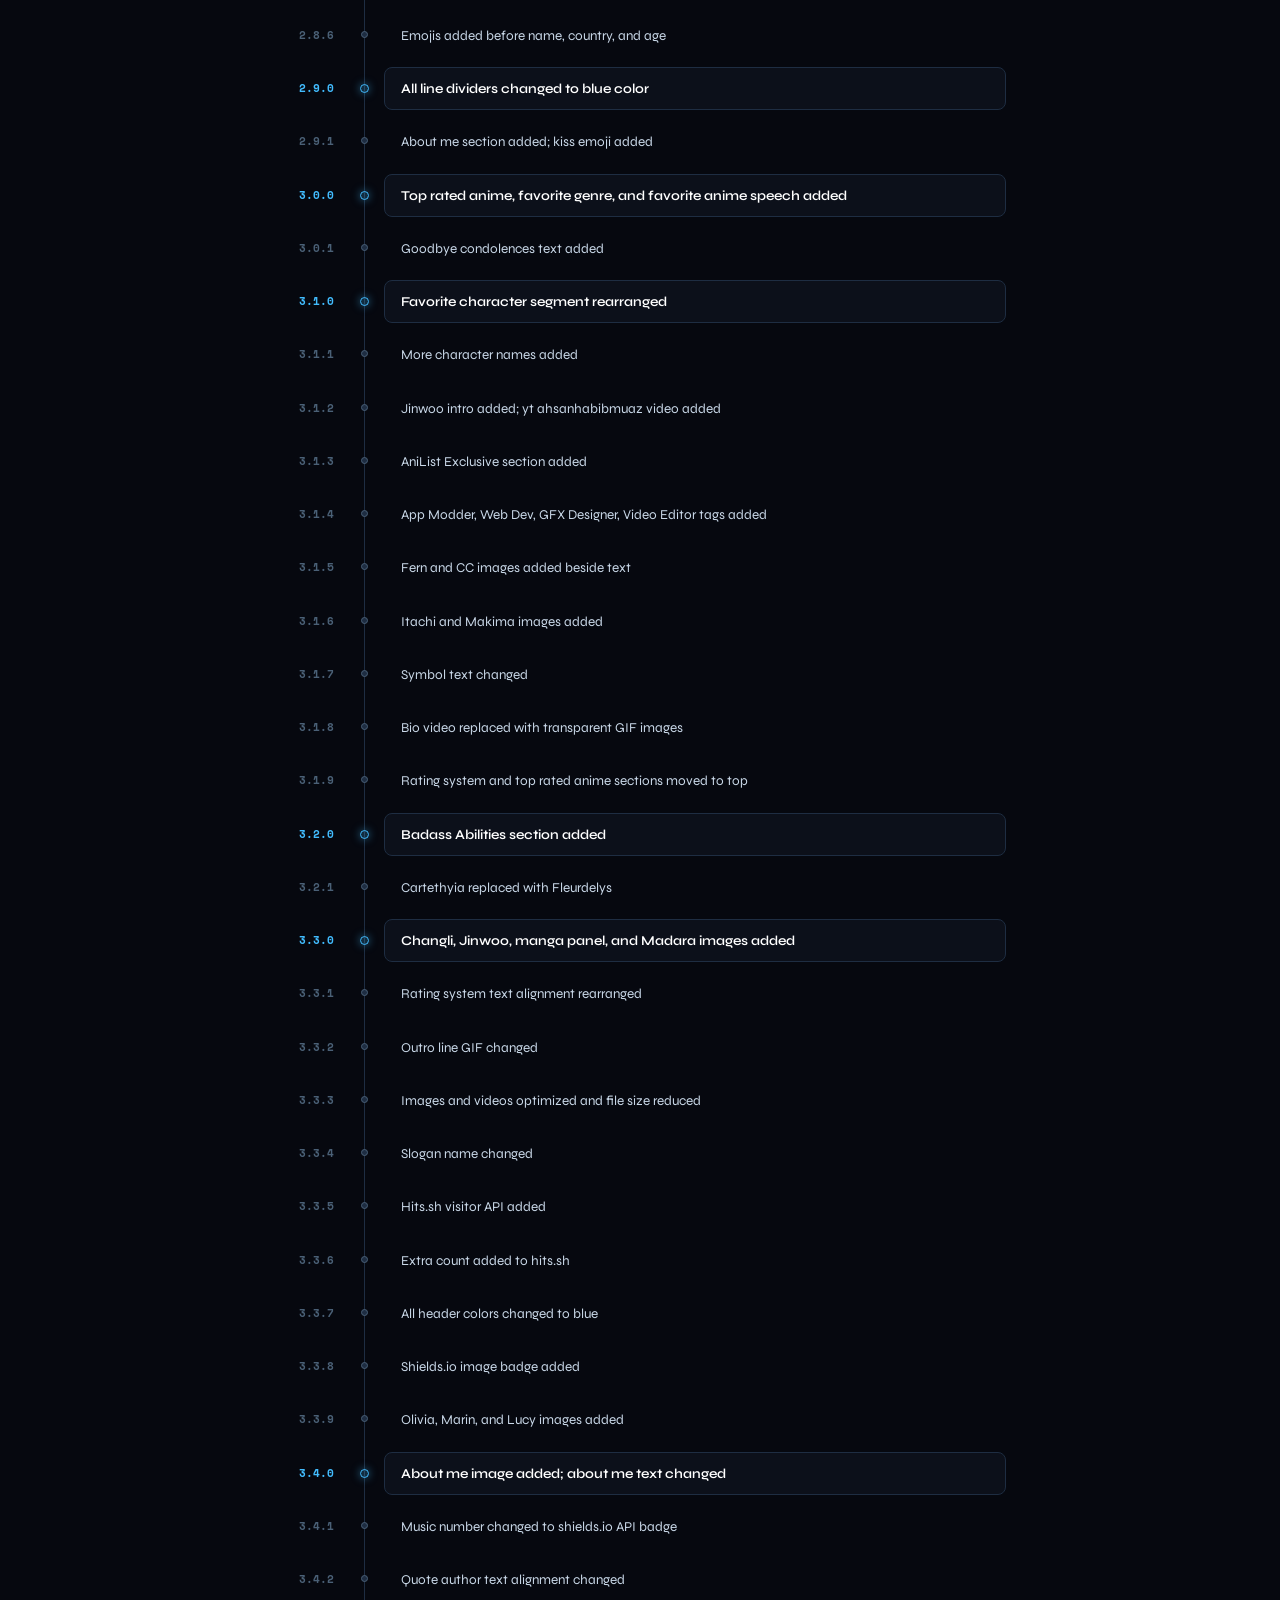
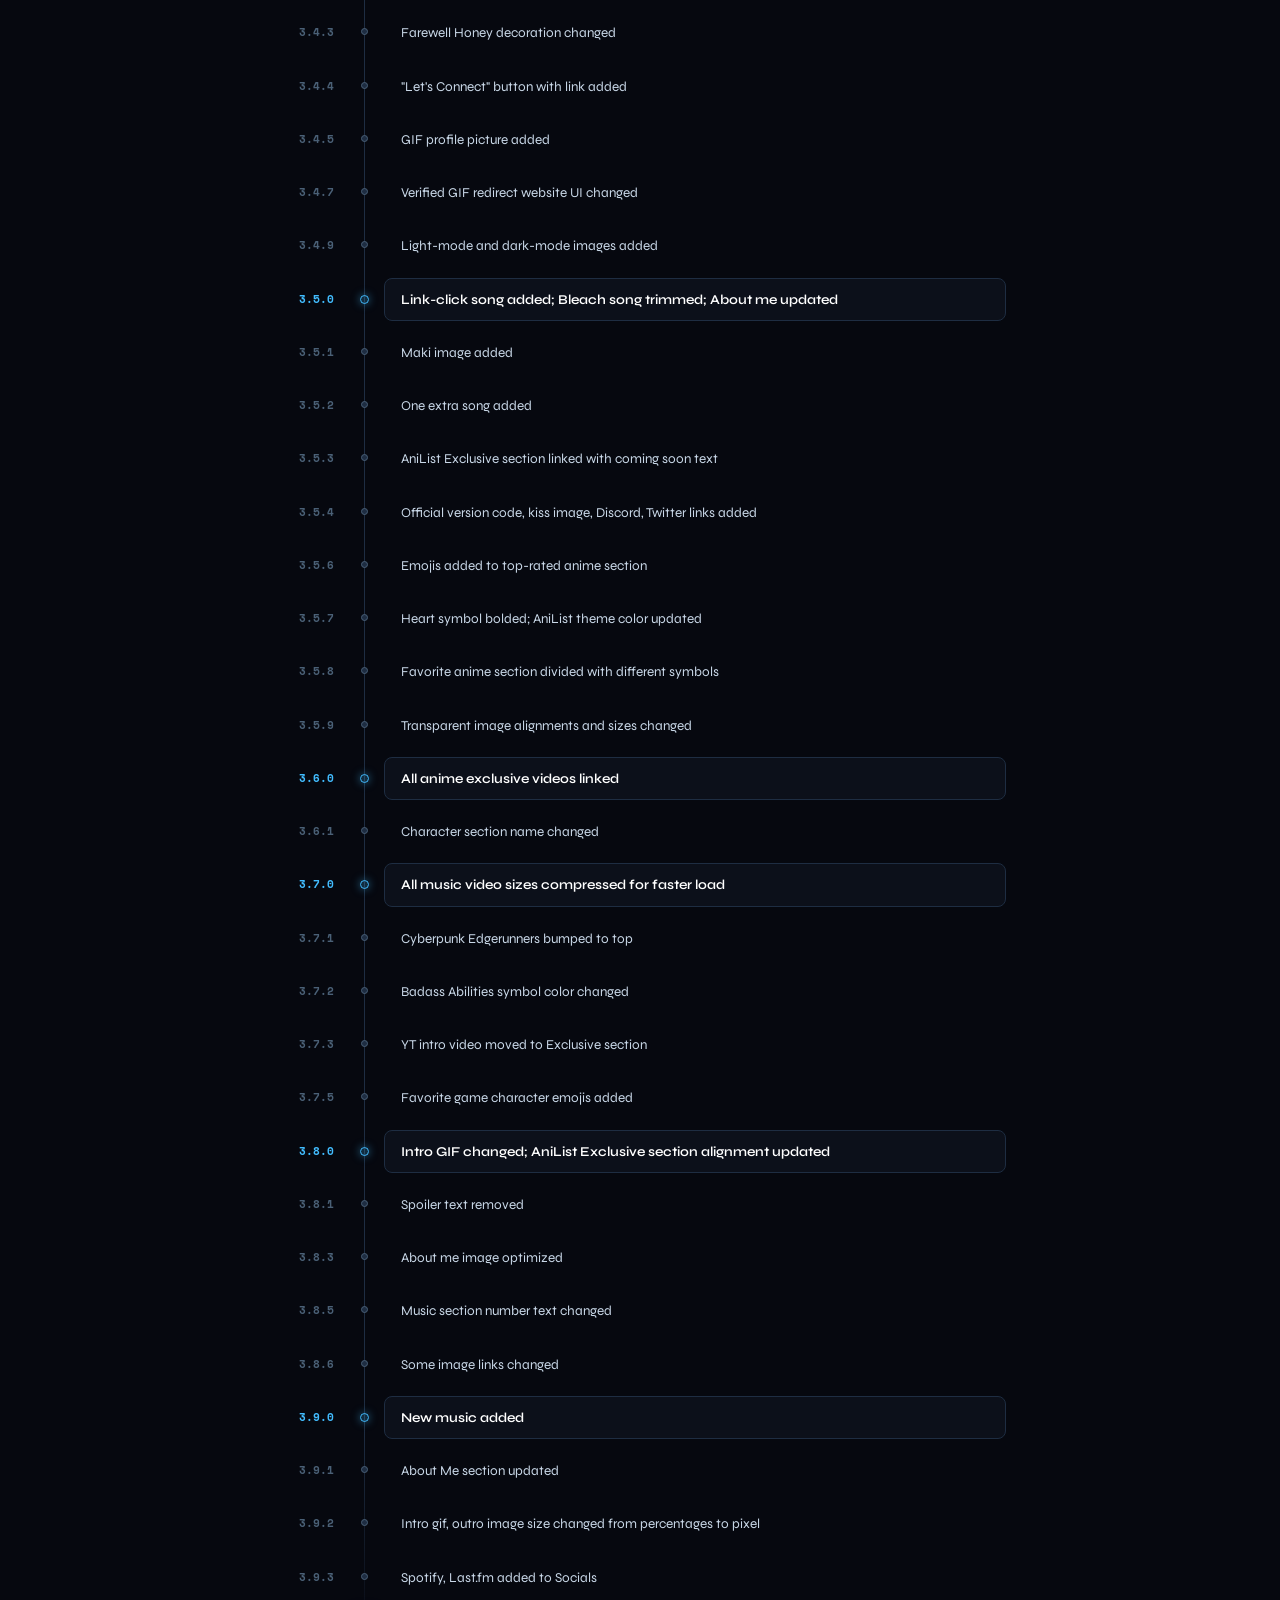
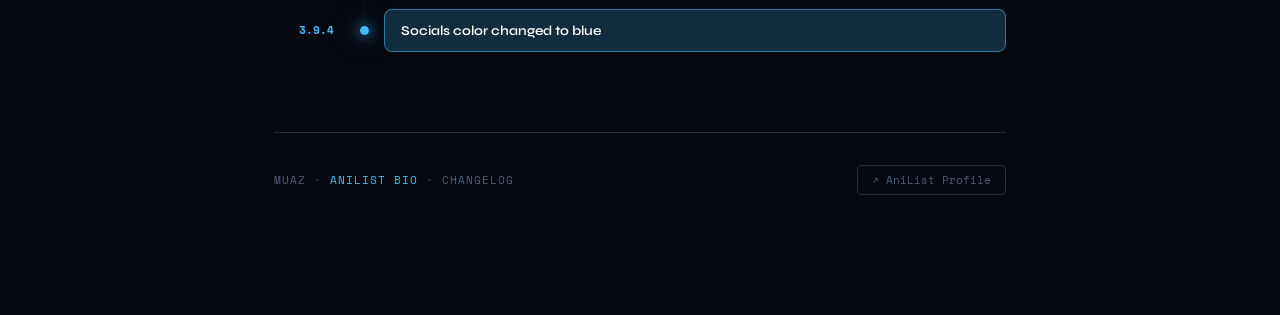
<file: changelog/changelog.html>
<!DOCTYPE html>
<html lang="en">
<head>
  <meta charset="UTF-8" />
  <meta name="viewport" content="width=device-width, initial-scale=1.0"/>
  <title>AniList Bio — Change Log | Muaz</title>
  <link rel="preconnect" href="https://fonts.googleapis.com"/>
  <link href="https://fonts.googleapis.com/css2?family=Space+Mono:wght@400;700&family=Syne:wght@400;600;700;800&display=swap" rel="stylesheet"/>
  <style>
    :root {
      --blue: #42BCFE;
      --blue-dim: #42bcfe33;
      --blue-mid: #42bcfe88;
      --bg: #06080f;
      --surface: #0c101a;
      --surface2: #111827;
      --border: #1e2d42;
      --text: #c9d8e8;
      --muted: #4a6076;
      --mono: 'Space Mono', monospace;
      --sans: 'Syne', sans-serif;
    }

    *, *::before, *::after { box-sizing: border-box; margin: 0; padding: 0; }

    html { scroll-behavior: smooth; }

    body {
      background: var(--bg);
      color: var(--text);
      font-family: var(--sans);
      min-height: 100vh;
      overflow-x: hidden;
    }

    body::before {
      content: '';
      position: fixed;
      inset: 0;
      background-image: url("data:image/svg+xml,%3Csvg viewBox='0 0 200 200' xmlns='http://www.w3.org/2000/svg'%3E%3Cfilter id='n'%3E%3CfeTurbulence type='fractalNoise' baseFrequency='0.9' numOctaves='4' stitchTiles='stitch'/%3E%3C/filter%3E%3Crect width='100%25' height='100%25' filter='url(%23n)' opacity='0.04'/%3E%3C/svg%3E");
      pointer-events: none;
      z-index: 999;
      opacity: 0.4;
    }

    body::after {
      content: '';
      position: fixed;
      inset: 0;
      background-image:
        linear-gradient(var(--border) 1px, transparent 1px),
        linear-gradient(90deg, var(--border) 1px, transparent 1px);
      background-size: 40px 40px;
      opacity: 0.18;
      pointer-events: none;
      z-index: 0;
    }

    .blob {
      position: fixed;
      border-radius: 50%;
      filter: blur(120px);
      pointer-events: none;
      z-index: 0;
    }
    .blob-1 { width: 500px; height: 500px; background: #42bcfe18; top: -100px; left: -100px; }
    .blob-2 { width: 400px; height: 400px; background: #0f4a7218; bottom: -100px; right: -100px; }

    .wrapper {
      position: relative;
      z-index: 1;
      max-width: 780px;
      margin: 0 auto;
      padding: 80px 24px 120px;
    }

    header {
      margin-bottom: 72px;
      animation: fadeUp 0.7s ease both;
    }

    .header-tag {
      font-family: var(--mono);
      font-size: 11px;
      color: var(--blue);
      letter-spacing: 3px;
      text-transform: uppercase;
      margin-bottom: 16px;
      display: flex;
      align-items: center;
      gap: 10px;
    }
    .header-tag::before {
      content: '';
      display: inline-block;
      width: 28px;
      height: 1px;
      background: var(--blue);
    }

    h1 {
      font-family: var(--sans);
      font-size: clamp(32px, 6vw, 52px);
      font-weight: 800;
      line-height: 1.1;
      letter-spacing: -1.5px;
      color: #fff;
      margin-bottom: 10px;
    }
    h1 span {
      color: var(--blue);
      text-shadow: 0 0 40px #42bcfe66;
    }

    .header-meta {
      display: flex;
      flex-wrap: wrap;
      gap: 8px;
      margin-top: 22px;
    }

    .meta-pill {
      font-family: var(--mono);
      font-size: 11px;
      padding: 5px 12px;
      border-radius: 4px;
      border: 1px solid var(--border);
      background: var(--surface);
      color: var(--muted);
      letter-spacing: 1px;
    }
    .meta-pill.active {
      border-color: var(--blue-mid);
      color: var(--blue);
      background: var(--blue-dim);
    }

    .search-bar {
      position: relative;
      margin-bottom: 48px;
      animation: fadeUp 0.7s 0.1s ease both;
    }
    .search-bar input {
      width: 100%;
      padding: 14px 18px 14px 44px;
      background: var(--surface);
      border: 1px solid var(--border);
      border-radius: 8px;
      color: var(--text);
      font-family: var(--mono);
      font-size: 13px;
      outline: none;
      transition: border-color 0.2s, box-shadow 0.2s;
    }
    .search-bar input:focus {
      border-color: var(--blue-mid);
      box-shadow: 0 0 0 3px var(--blue-dim);
    }
    .search-bar input::placeholder { color: var(--muted); }
    .search-icon {
      position: absolute;
      left: 16px;
      top: 50%;
      transform: translateY(-50%);
      color: var(--muted);
      font-size: 14px;
    }

    .timeline {
      position: relative;
    }
    .timeline::before {
      content: '';
      position: absolute;
      left: 90px;
      top: 0;
      bottom: 0;
      width: 1px;
      background: linear-gradient(to bottom, transparent, var(--border) 5%, var(--border) 95%, transparent);
    }

    .entry {
      display: flex;
      gap: 0;
      margin-bottom: 10px;
      animation: fadeUp 0.5s ease both;
      opacity: 0;
    }
    .entry.visible { opacity: 1; }

    .entry-version {
      font-family: var(--mono);
      font-size: 11px;
      font-weight: 700;
      color: var(--muted);
      min-width: 80px;
      padding-top: 13px;
      text-align: right;
      padding-right: 20px;
      transition: color 0.2s;
      flex-shrink: 0;
    }

    .entry-dot {
      position: relative;
      flex-shrink: 0;
      width: 20px;
      display: flex;
      flex-direction: column;
      align-items: center;
      padding-top: 17px;
    }
    .entry-dot::before {
      content: '';
      width: 7px;
      height: 7px;
      border-radius: 50%;
      background: var(--border);
      border: 1px solid var(--muted);
      flex-shrink: 0;
      transition: background 0.2s, box-shadow 0.2s, border-color 0.2s;
    }

    .entry-body {
      flex: 1;
      padding: 10px 14px 10px 16px;
      border-radius: 8px;
      border: 1px solid transparent;
      background: transparent;
      transition: background 0.2s, border-color 0.2s;
      cursor: default;
      margin-left: 10px;
    }

    .entry:hover .entry-version { color: var(--blue); }
    .entry:hover .entry-dot::before {
      background: var(--blue);
      border-color: var(--blue);
      box-shadow: 0 0 10px var(--blue);
    }
    .entry:hover .entry-body {
      background: var(--surface);
      border-color: var(--border);
    }

    .entry-text {
      font-size: 13.5px;
      color: var(--text);
      line-height: 1.5;
    }

    .entry.major .entry-version { color: var(--blue); }
    .entry.major .entry-dot::before {
      width: 9px;
      height: 9px;
      background: var(--blue-dim);
      border-color: var(--blue);
      box-shadow: 0 0 8px var(--blue-mid);
    }
    .entry.major .entry-body {
      background: var(--surface);
      border-color: var(--border);
    }
    .entry.major .entry-text { color: #fff; font-weight: 600; }

    /* Latest entry highlight */
    .entry.latest .entry-dot::before {
      width: 9px;
      height: 9px;
      background: var(--blue);
      border-color: var(--blue);
      box-shadow: 0 0 14px var(--blue), 0 0 28px var(--blue-mid);
      animation: pulse 2s ease-in-out infinite;
    }
    .entry.latest .entry-version { color: var(--blue); }
    .entry.latest .entry-body {
      background: var(--blue-dim);
      border-color: var(--blue-mid);
    }
    .entry.latest .entry-text { color: #fff; font-weight: 600; }

    @keyframes pulse {
      0%, 100% { box-shadow: 0 0 14px var(--blue), 0 0 28px var(--blue-mid); }
      50% { box-shadow: 0 0 20px var(--blue), 0 0 40px var(--blue-mid); }
    }

    mark {
      background: #42bcfe33;
      color: var(--blue);
      border-radius: 3px;
      padding: 0 2px;
    }

    .no-results {
      text-align: center;
      padding: 60px 0;
      color: var(--muted);
      font-family: var(--mono);
      font-size: 13px;
      display: none;
    }

    footer {
      margin-top: 80px;
      padding-top: 32px;
      border-top: 1px solid var(--border);
      display: flex;
      justify-content: space-between;
      align-items: center;
      flex-wrap: wrap;
      gap: 12px;
      animation: fadeUp 0.7s 0.2s ease both;
    }
    .footer-brand {
      font-family: var(--mono);
      font-size: 11px;
      color: var(--muted);
      letter-spacing: 1px;
    }
    .footer-brand span { color: var(--blue); }
    .footer-link {
      font-family: var(--mono);
      font-size: 11px;
      color: var(--muted);
      text-decoration: none;
      border: 1px solid var(--border);
      padding: 6px 14px;
      border-radius: 4px;
      transition: color 0.2s, border-color 0.2s;
    }
    .footer-link:hover { color: var(--blue); border-color: var(--blue-mid); }

    @keyframes fadeUp {
      from { opacity: 0; transform: translateY(16px); }
      to   { opacity: 1; transform: translateY(0); }
    }

    ::-webkit-scrollbar { width: 6px; }
    ::-webkit-scrollbar-track { background: var(--bg); }
    ::-webkit-scrollbar-thumb { background: var(--border); border-radius: 3px; }
    ::-webkit-scrollbar-thumb:hover { background: var(--blue-mid); }

    @media (max-width: 520px) {
      .timeline::before { left: 70px; }
      .entry-version { min-width: 60px; font-size: 10px; }
    }
  </style>
</head>
<body>
  <div class="blob blob-1"></div>
  <div class="blob blob-2"></div>

  <div class="wrapper">
    <header>
      <p class="header-tag">AniList Bio · Update History</p>
      <h1>Change<span>Log</span></h1>
      <div class="header-meta">
        <span class="meta-pill active" id="current-version">Current: —</span>
        <span class="meta-pill">User: Muaz</span>
        <span class="meta-pill">Site: AniList</span>
        <span class="meta-pill" id="entry-count">— entries</span>
      </div>
    </header>

    <div class="search-bar">
      <span class="search-icon">⌕</span>
      <input type="text" id="search" placeholder="Search versions or changes..." autocomplete="off" spellcheck="false"/>
    </div>

    <div class="timeline" id="timeline"></div>
    <p class="no-results" id="no-results">No matching entries found.</p>

    <footer>
      <p class="footer-brand">MUAZ · <span>ANILIST BIO</span> · CHANGELOG</p>
      <a class="footer-link" href="https://anilist.co/user/muaz" target="_blank">↗ AniList Profile</a>
    </footer>
  </div>

  <script>
    const entries = [
      { v: "1.0",   text: "Initial release" },
      { v: "1.2",   text: "Profile picture and cover added" },
      { v: "1.5",   text: "Simple text added" },
      { v: "1.6",   text: "Grammar fixed" },
      { v: "1.9",   text: "Songs added" },
      { v: "2.0.0", text: "Added purple line GIFs, 4 music tracks, ending video (Zani)" },
      { v: "2.0.1", text: "Fixed image alignments" },
      { v: "2.2.0", text: "Favorite characters section added" },
      { v: "2.3.0", text: "Rating system text added" },
      { v: "2.4.0", text: "Ending video replaced with Nelliel-Honey bye image" },
      { v: "2.5.0", text: "All images are now clickable and linked with video" },
      { v: "2.5.5", text: "Some videos optimized" },
      { v: "2.6.0", text: "Most favorite characters section added" },
      { v: "2.6.2", text: "Some character names changed" },
      { v: "2.7.0", text: "AniList special edit section (video) added" },
      { v: "2.7.1", text: "Video alignment fixed" },
      { v: "2.7.2", text: "Alignment changed to center" },
      { v: "2.7.3", text: "Profile picture changed" },
      { v: "2.8.0", text: "Verified GIF added with linked website" },
      { v: "2.8.1", text: "Welcome jinwoo-chibi-muaz.png added" },
      { v: "2.8.2", text: "Colors fixed and size ratio changed for jinwoo-chibi-muaz.png" },
      { v: "2.8.3", text: "PNG changed to GIF for better aesthetics" },
      { v: "2.8.5", text: "Name, country, and age added" },
      { v: "2.8.6", text: "Emojis added before name, country, and age" },
      { v: "2.9.0", text: "All line dividers changed to blue color" },
      { v: "2.9.1", text: "About me section added; kiss emoji added" },
      { v: "3.0.0", text: "Top rated anime, favorite genre, and favorite anime speech added" },
      { v: "3.0.1", text: "Goodbye condolences text added" },
      { v: "3.1.0", text: "Favorite character segment rearranged" },
      { v: "3.1.1", text: "More character names added" },
      { v: "3.1.2", text: "Jinwoo intro added; yt ahsanhabibmuaz video added" },
      { v: "3.1.3", text: "AniList Exclusive section added" },
      { v: "3.1.4", text: "App Modder, Web Dev, GFX Designer, Video Editor tags added" },
      { v: "3.1.5", text: "Fern and CC images added beside text" },
      { v: "3.1.6", text: "Itachi and Makima images added" },
      { v: "3.1.7", text: "Symbol text changed" },
      { v: "3.1.8", text: "Bio video replaced with transparent GIF images" },
      { v: "3.1.9", text: "Rating system and top rated anime sections moved to top" },
      { v: "3.2.0", text: "Badass Abilities section added" },
      { v: "3.2.1", text: "Cartethyia replaced with Fleurdelys" },
      { v: "3.3.0", text: "Changli, Jinwoo, manga panel, and Madara images added" },
      { v: "3.3.1", text: "Rating system text alignment rearranged" },
      { v: "3.3.2", text: "Outro line GIF changed" },
      { v: "3.3.3", text: "Images and videos optimized and file size reduced" },
      { v: "3.3.4", text: "Slogan name changed" },
      { v: "3.3.5", text: "Hits.sh visitor API added" },
      { v: "3.3.6", text: "Extra count added to hits.sh" },
      { v: "3.3.7", text: "All header colors changed to blue" },
      { v: "3.3.8", text: "Shields.io image badge added" },
      { v: "3.3.9", text: "Olivia, Marin, and Lucy images added" },
      { v: "3.4.0", text: "About me image added; about me text changed" },
      { v: "3.4.1", text: "Music number changed to shields.io API badge" },
      { v: "3.4.2", text: "Quote author text alignment changed" },
      { v: "3.4.3", text: "Farewell Honey decoration changed" },
      { v: "3.4.4", text: "\"Let's Connect\" button with link added" },
      { v: "3.4.5", text: "GIF profile picture added" },
      { v: "3.4.7", text: "Verified GIF redirect website UI changed" },
      { v: "3.4.9", text: "Light-mode and dark-mode images added" },
      { v: "3.5.0", text: "Link-click song added; Bleach song trimmed; About me updated" },
      { v: "3.5.1", text: "Maki image added" },
      { v: "3.5.2", text: "One extra song added" },
      { v: "3.5.3", text: "AniList Exclusive section linked with coming soon text" },
      { v: "3.5.4", text: "Official version code, kiss image, Discord, Twitter links added" },
      { v: "3.5.6", text: "Emojis added to top-rated anime section" },
      { v: "3.5.7", text: "Heart symbol bolded; AniList theme color updated" },
      { v: "3.5.8", text: "Favorite anime section divided with different symbols" },
      { v: "3.5.9", text: "Transparent image alignments and sizes changed" },
      { v: "3.6.0", text: "All anime exclusive videos linked" },
      { v: "3.6.1", text: "Character section name changed" },
      { v: "3.7.0", text: "All music video sizes compressed for faster load" },
      { v: "3.7.1", text: "Cyberpunk Edgerunners bumped to top" },
      { v: "3.7.2", text: "Badass Abilities symbol color changed" },
      { v: "3.7.3", text: "YT intro video moved to Exclusive section" },
      { v: "3.7.5", text: "Favorite game character emojis added" },
      { v: "3.8.0", text: "Intro GIF changed; AniList Exclusive section alignment updated" },
      { v: "3.8.1", text: "Spoiler text removed" },
      { v: "3.8.3", text: "About me image optimized" },
      { v: "3.8.5", text: "Music section number text changed" },
      { v: "3.8.6", text: "Some image links changed" },
      { v: "3.9.0", text: "New music added" },
      { v: "3.9.1", text: "About Me section updated" },
      { v: "3.9.2", text: "Intro gif, outro image size changed from percentages to pixel" },
      { v: "3.9.3", text: "Spotify, Last.fm added to Socials" },
      { v: "3.9.4", text: "Socials color changed to blue" },
    ];

    const isMajor = v => /^\d+\.\d+\.0$/.test(v) || /^\d+\.0$/.test(v);

    const timeline = document.getElementById('timeline');
    const searchInput = document.getElementById('search');
    const noResults = document.getElementById('no-results');
    const entryCount = document.getElementById('entry-count');
    const currentVersionPill = document.getElementById('current-version');

    // Dynamically set current version from last entry
    const latestVersion = entries[entries.length - 1].v;
    currentVersionPill.textContent = `Current: v${latestVersion}`;
    entryCount.textContent = `${entries.length} entries`;

    function escapeHTML(str) {
      return str.replace(/[&<>"']/g, c => ({'&':'&amp;','<':'&lt;','>':'&gt;','"':'&quot;',"'":'&#39;'}[c]));
    }

    function highlight(text, query) {
      if (!query) return escapeHTML(text);
      const escaped = query.replace(/[.*+?^${}()|[\]\\]/g, '\\$&');
      return escapeHTML(text).replace(new RegExp(`(${escaped})`, 'gi'), '<mark>$1</mark>');
    }

    function render(query = '') {
      const q = query.trim().toLowerCase();
      const filtered = entries.filter(e =>
        !q || e.v.includes(q) || e.text.toLowerCase().includes(q)
      );

      timeline.innerHTML = '';
      noResults.style.display = filtered.length === 0 ? 'block' : 'none';

      filtered.forEach((e, i) => {
        const major = isMajor(e.v);
        const isLatest = !q && e.v === latestVersion;
        const div = document.createElement('div');
        div.className = `entry${major ? ' major' : ''}${isLatest ? ' latest' : ''}`;
        div.style.animationDelay = `${Math.min(i * 30, 600)}ms`;
        div.innerHTML = `
          <div class="entry-version">${highlight(e.v, q)}</div>
          <div class="entry-dot"></div>
          <div class="entry-body">
            <span class="entry-text">${highlight(e.text, q)}</span>
          </div>
        `;
        timeline.appendChild(div);
        requestAnimationFrame(() => div.classList.add('visible'));
      });
    }

    searchInput.addEventListener('input', () => render(searchInput.value));
    render();
  </script>
</body>
</html>
</file>
<file: fraud-suppliers/style.css>
@import url('https://fonts.googleapis.com/css2?family=DM+Sans:wght@400;500;600;700&display=swap');
:root{--bg:#f4f6f8;--card:#fff;--card2:#f8fafc;--text:#111827;--muted:#6b7280;--line:#e5e7eb;--danger:#ef3340;--danger-bg:#fff1f2;--danger-line:#fecdd3;--shadow:0 18px 50px rgba(15,23,42,.08)}
[data-theme="dark"]{--bg:#05070b;--card:#0d1117;--card2:#111720;--text:#f3f4f6;--muted:#9ca3af;--line:#202833;--danger:#ff4d5a;--danger-bg:#241014;--danger-line:#54232a;--shadow:0 24px 70px rgba(0,0,0,.42)}
*{box-sizing:border-box;margin:0;padding:0}

/* Added bottom padding to prevent content from hiding behind the sticky bar */
body{min-height:100vh;background:radial-gradient(circle at 50% -10%,rgba(239,51,64,.08),transparent 35%),var(--bg);color:var(--text);font-family:'DM Sans',sans-serif;padding:28px 16px 80px;transition:.3s}
.container{width:min(940px,100%);margin:auto;background:var(--card);border:1px solid var(--line);border-radius:24px;box-shadow:var(--shadow);overflow:hidden}
.header{padding:28px 30px;display:flex;align-items:center;justify-content:space-between;gap:20px;border-bottom:1px solid var(--line)}
.brand{display:flex;align-items:center;gap:15px}.danger-icon{width:50px;height:50px;border-radius:15px;display:grid;place-items:center;background:var(--danger-bg);border:1px solid var(--danger-line);font-size:24px;animation:pulse 2.6s infinite}
@keyframes pulse{50%{box-shadow:0 8px 30px rgba(239,51,64,.25)}}.title-area h1{font-size:25px;letter-spacing:-.035em}.title-area p{font-size:13px;color:var(--muted);margin-top:4px}
.theme-btn{border:1px solid var(--line);background:var(--card2);color:var(--text);border-radius:12px;padding:10px 13px;font:600 12px inherit;cursor:pointer}
.notice{margin:22px 30px;padding:18px 20px;border:1px solid var(--danger-line);background:linear-gradient(135deg,var(--danger-bg),transparent);border-radius:16px;display:flex;gap:13px;color:var(--text);font-size:13px;line-height:1.65}.notice-icon{font-size:19px}
.vote-line{margin:8px 0;color:var(--danger);font-size:14px}.report-note{margin:7px 0;color:var(--muted);font-size:12px}.notice small{color:var(--muted);font-size:11px}
.toolbar{padding:0 30px 18px;display:flex;align-items:center;justify-content:space-between;gap:15px}.count-badge{font-size:12px;color:var(--muted);font-weight:600}.count-badge span{color:var(--danger);font-size:15px}
.search-box{width:285px}.search-box input{width:100%;height:42px;padding:0 14px;border:1px solid var(--line);border-radius:12px;background:var(--card2);color:var(--text);outline:none;font:13px inherit}.search-box input:focus{border-color:var(--danger);box-shadow:0 0 0 4px rgba(239,51,64,.09)}
.supplier-list{padding:0 30px 30px;display:grid;grid-template-columns:1fr 1fr;gap:9px}.supplier-card{min-height:62px;padding:13px 14px 13px 15px;background:var(--card2);border:1px solid var(--line);border-radius:14px;display:flex;align-items:center;justify-content:space-between;gap:12px;animation:in .35s both;transition:.2s}
@keyframes in{from{opacity:0;transform:translateY(7px)}to{opacity:1;transform:none}}.supplier-card:hover{transform:translateY(-2px);border-color:var(--danger-line);box-shadow:0 5px 18px rgba(15,23,42,.06)}
.supplier-info{display:flex;align-items:center;gap:10px;min-width:0}.supplier-num{min-width:26px;height:26px;border-radius:8px;display:grid;place-items:center;background:var(--card);border:1px solid var(--line);font-size:10px;color:var(--muted);font-weight:700}
.supplier-name{font-size:13px;font-weight:600;overflow:hidden;text-overflow:ellipsis;white-space:nowrap}.flag{flex:none;font-size:8px;font-weight:800;padding:4px 6px;border-radius:6px;background:var(--danger-bg);border:1px solid var(--danger-line);color:var(--danger)}
.info-btn{flex:none;width:31px;height:31px;border-radius:9px;border:1px solid var(--line);background:var(--card);color:var(--muted);cursor:pointer;font-weight:800}.info-btn:hover{background:var(--danger);border-color:var(--danger);color:#fff}
.empty-state{grid-column:1/-1;padding:45px;text-align:center;color:var(--muted)}
.modal{display:none;position:fixed;inset:0;z-index:20;align-items:center;justify-content:center;padding:20px}.modal.open{display:flex}.modal-backdrop{position:absolute;inset:0;background:rgba(0,0,0,.58);backdrop-filter:blur(7px)}
.modal-card{position:relative;width:min(470px,100%);background:var(--card);border:1px solid var(--line);border-radius:20px;padding:27px;box-shadow:0 30px 90px rgba(0,0,0,.35);animation:modalIn .2s ease-out}
@keyframes modalIn{from{opacity:0;transform:scale(.97) translateY(8px)}to{opacity:1;transform:none}}.modal-close{position:absolute;right:16px;top:14px;width:32px;height:32px;border:0;border-radius:9px;background:var(--card2);color:var(--muted);font-size:22px;cursor:pointer}
.modal-label{color:var(--danger);font-size:10px;font-weight:800;letter-spacing:.12em;margin-bottom:8px}.modal-card h2{font-size:22px;margin-bottom:18px}.modal-report{padding:15px;border:1px solid var(--danger-line);background:var(--danger-bg);border-radius:13px}.modal-report strong{font-size:12px;color:var(--danger)}.modal-report p{margin-top:7px;font-size:13px;line-height:1.6}.modal-footnote{font-size:11px;color:var(--muted);margin-top:15px}
footer{padding:0 30px 28px}.copyright{text-align:center;color:var(--muted);font-size:11px;margin-top:20px}

/* Sticky Bottom Note Bar */
.sticky-bar {position: fixed;bottom: 0;left: 0;width: 100%;background: var(--card2);border-top: 1px solid var(--line);padding: 15px 20px;display: flex;align-items: center;justify-content: center;gap: 12px;box-shadow: 0 -10px 40px rgba(0,0,0,0.2);z-index: 50;}
.sticky-bar span {font-size: 13px;color: var(--text);font-weight: 500;}
.submit-btn {background: var(--card);color: var(--text);border: 1px solid var(--danger);padding: 8px 14px;border-radius: 10px;font-size: 12px;font-weight: 700;cursor: pointer;display: flex;align-items: center;gap: 6px;transition: 0.2s;text-decoration: none;}
.submit-btn:hover {background: var(--danger);color: #fff;}

/* Web3Forms Integration Styles for Submit Page */
.form-container {padding: 30px;}
.submit-form {display: flex;flex-direction: column;gap: 15px;margin-top: 20px;}
.form-group {display: flex;flex-direction: column;gap: 6px;}
.form-group label {font-size: 12px;font-weight: 700;color: var(--text);}
.form-group input, .form-group textarea {width: 100%;padding: 12px 14px;background: var(--card2);border: 1px solid var(--line);border-radius: 12px;color: var(--text);font-family: inherit;font-size: 13px;outline: none;transition: 0.2s;resize: vertical;}
.form-group input:focus, .form-group textarea:focus {border-color: var(--danger);box-shadow: 0 0 0 4px rgba(239, 51, 64, 0.09);}
.form-group input::placeholder, .form-group textarea::placeholder {color: var(--muted);}
.form-submit-btn {margin-top: 5px;background: var(--danger);color: #fff;border: none;padding: 14px;border-radius: 12px;font-size: 14px;font-weight: 700;cursor: pointer;transition: 0.2s;}
.form-submit-btn:hover {box-shadow: 0 5px 18px rgba(239, 51, 64, 0.35);transform: translateY(-2px);}
.back-link {display: inline-flex;align-items: center;gap: 5px;font-size: 13px;color: var(--muted);text-decoration: none;font-weight: 600;margin-bottom: 20px;transition: 0.2s;}
.back-link:hover {color: var(--danger);}

@media(max-width:700px){body{padding:0 0 80px 0}.container{border-radius:0;min-height:100vh;border-left:0;border-right:0}.header{padding:22px 18px}.notice{margin:18px}.toolbar{padding:0 18px 16px;flex-direction:column;align-items:stretch}.search-box{width:100%}.supplier-list{padding:0 18px 24px;grid-template-columns:1fr}footer{padding:0 18px 22px}.supplier-name{max-width:180px}.sticky-bar span {font-size: 11px;}.submit-btn {font-size: 11px;padding: 7px 12px;}}
</file>
